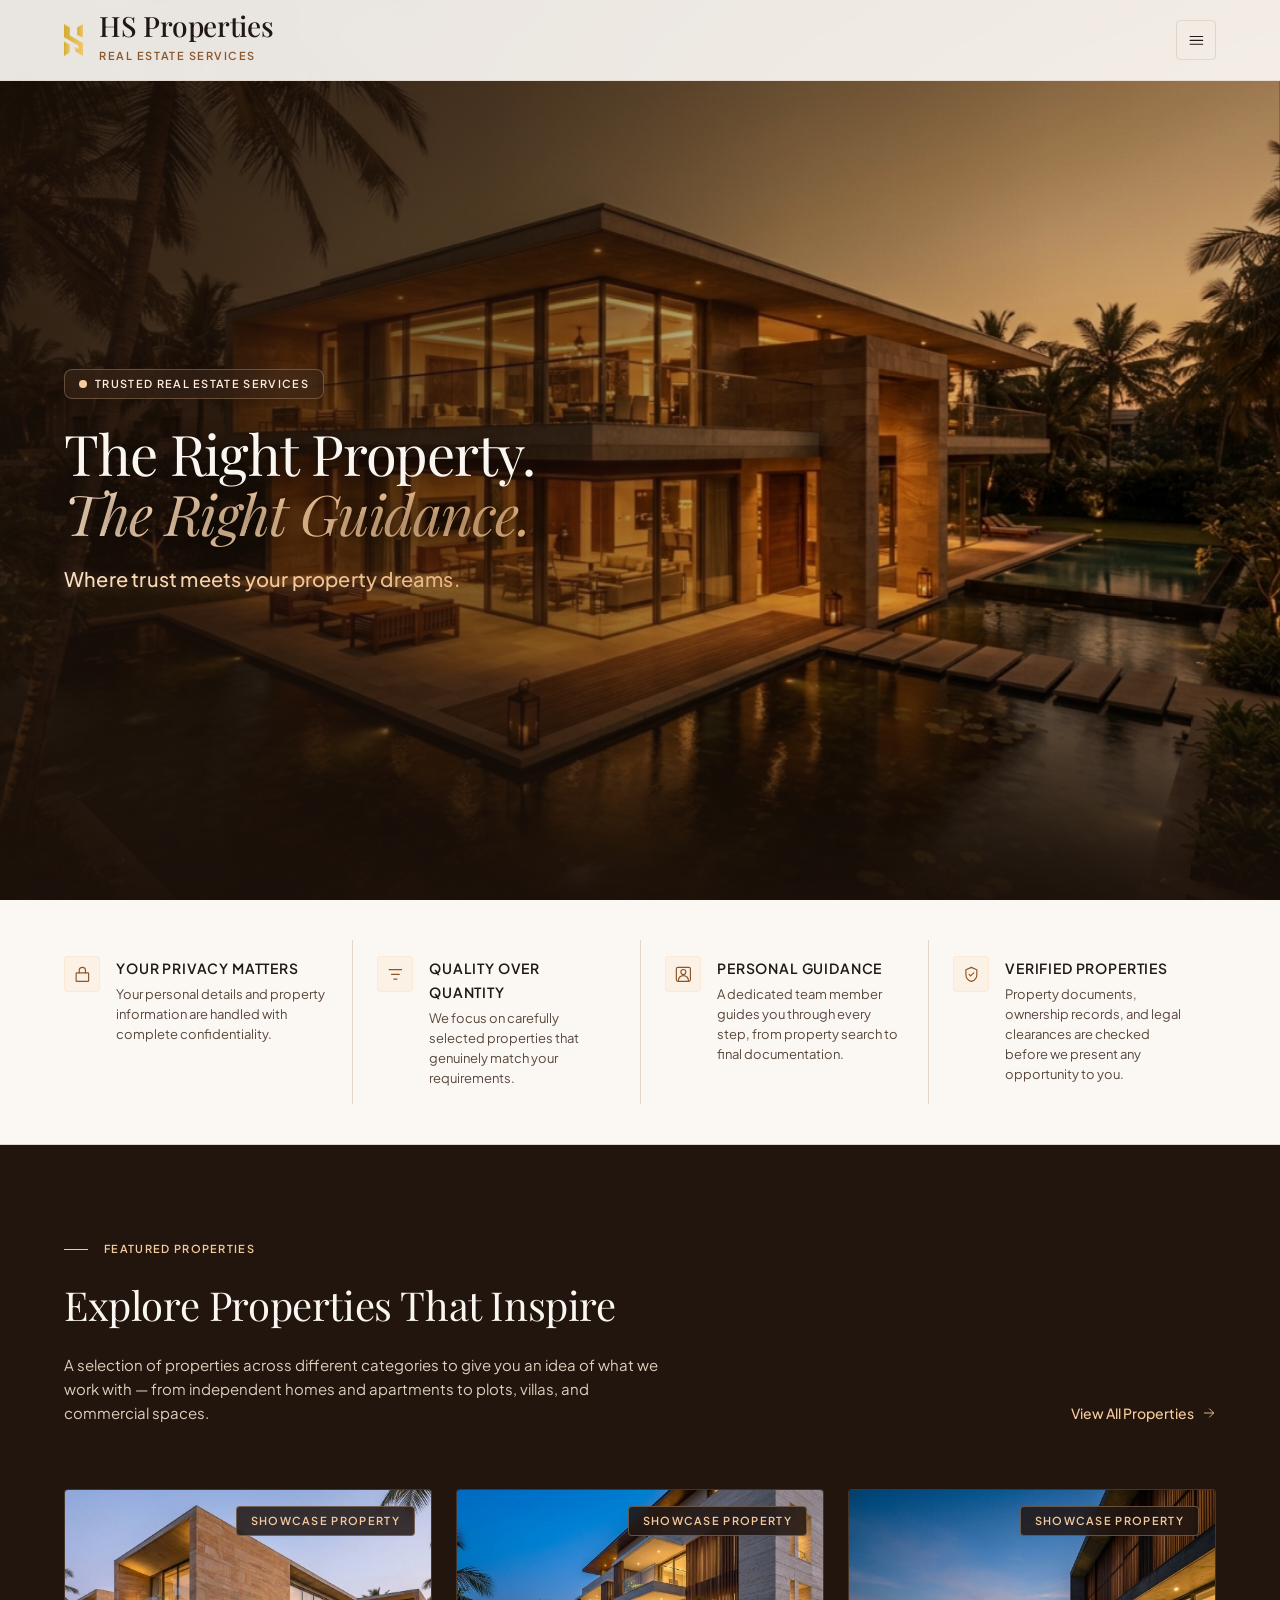
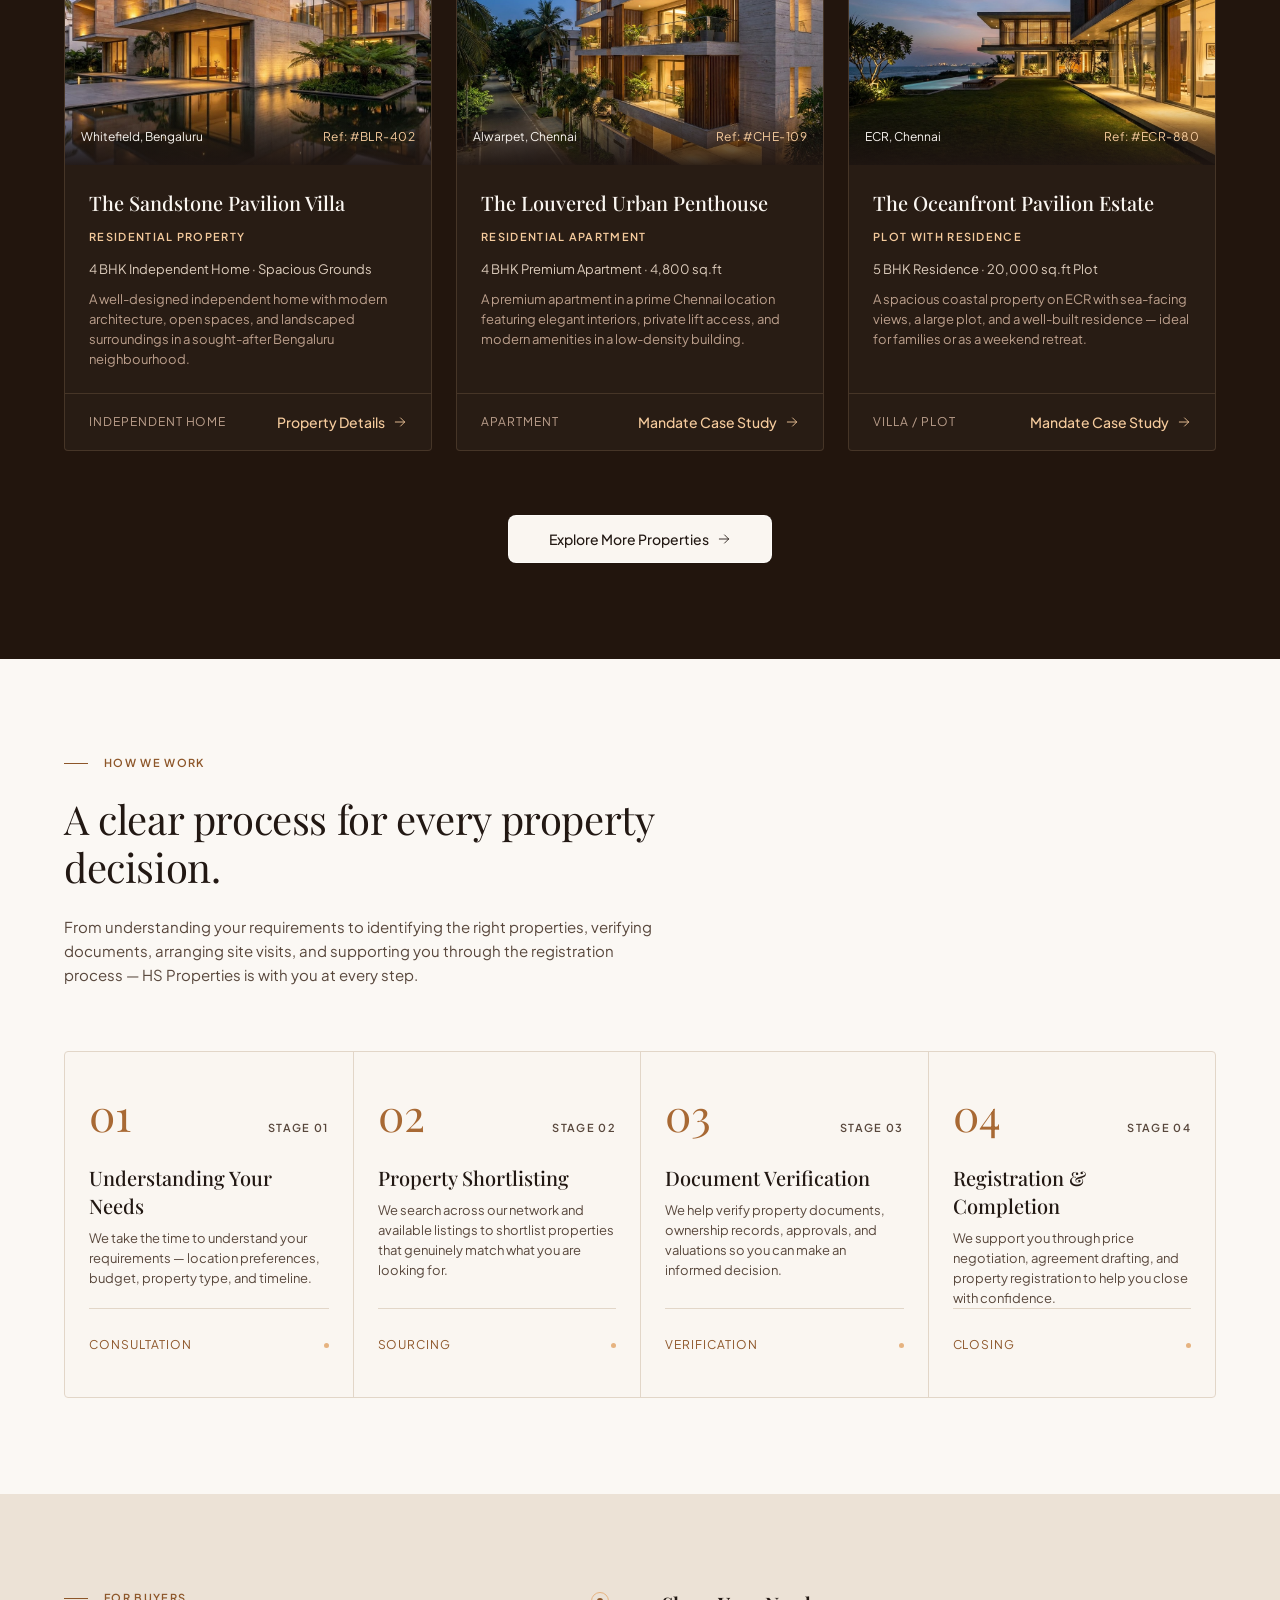
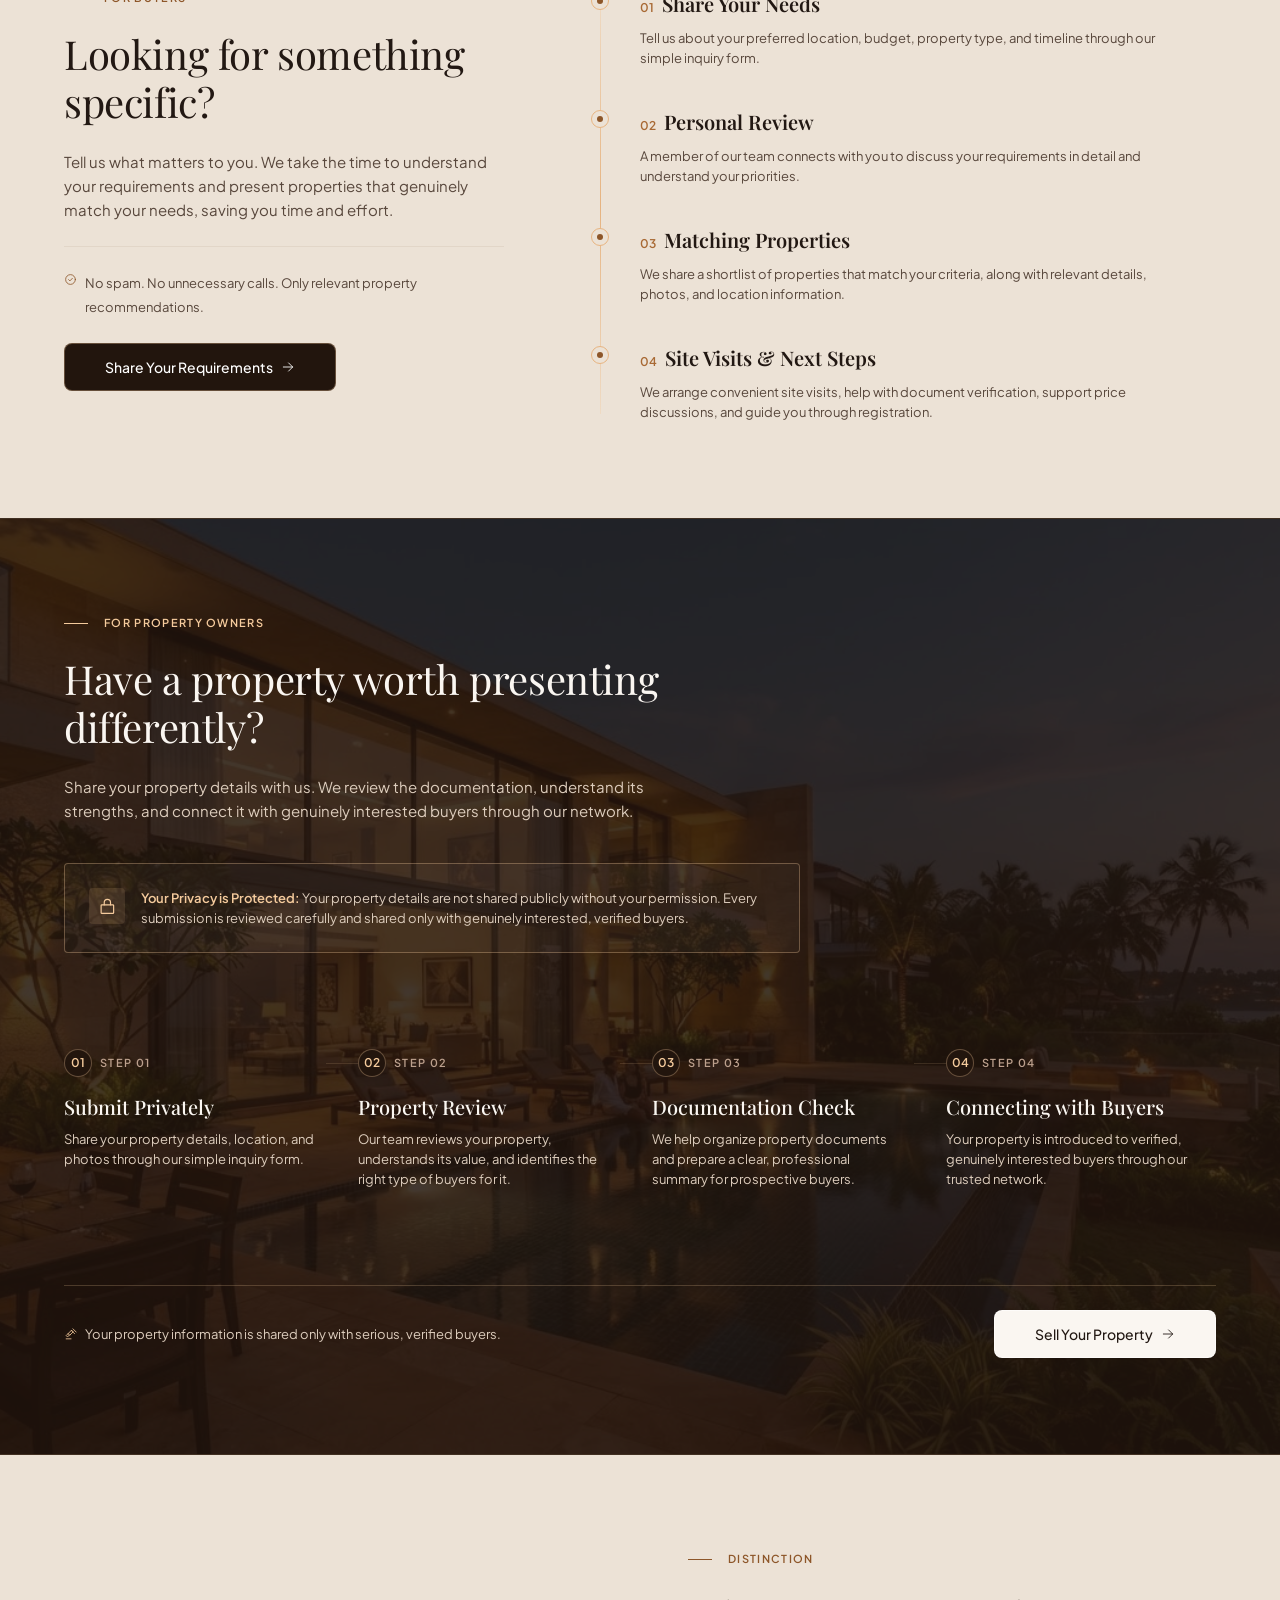
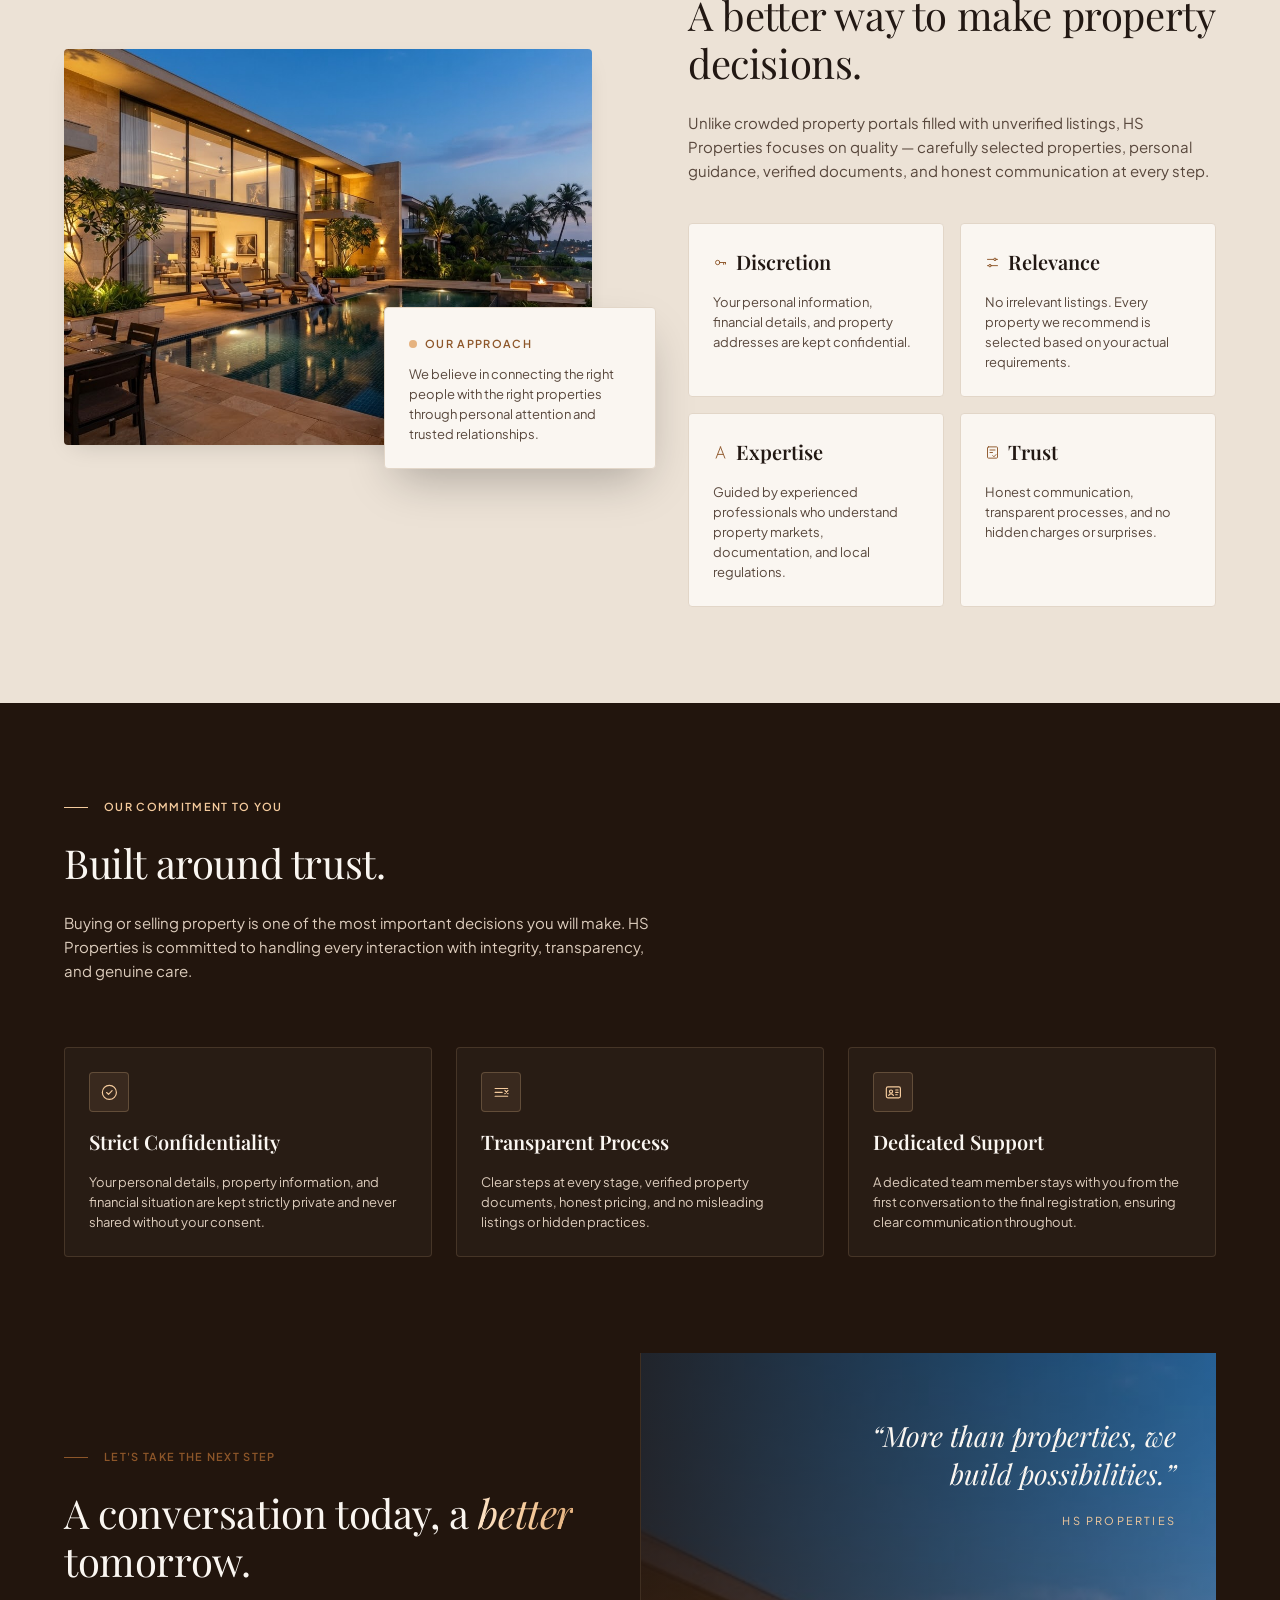
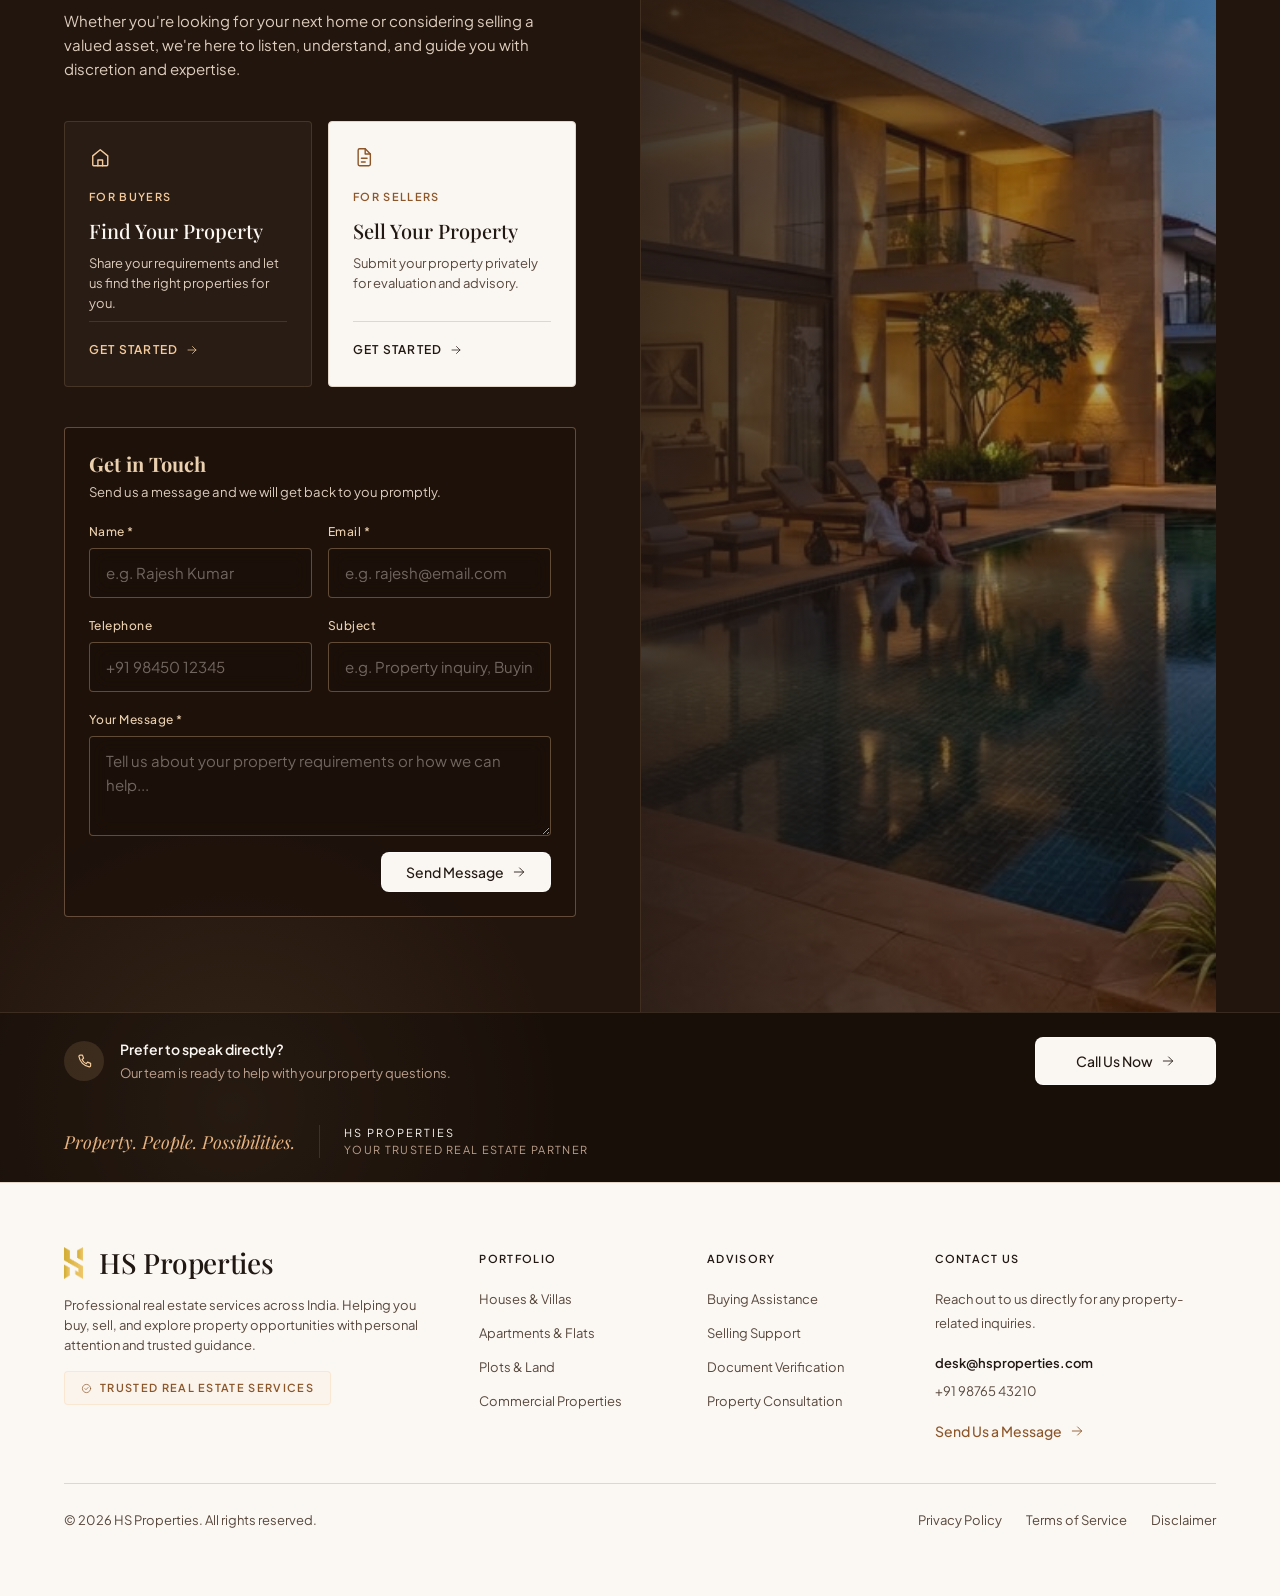
<file: index.html>
<!DOCTYPE html>
<html lang="en">
<head>
  <meta charset="utf-8">
  <meta name="viewport" content="width=device-width, initial-scale=1">
  <title>HS Properties — Your Trusted Real Estate Partner</title>
  <meta name="description" content="HS Properties helps you buy, sell, and explore real estate opportunities across India — from plots and homes to apartments, villas, and commercial spaces.">
  <meta name="theme-color" content="#201612">

  <link rel="icon" type="image/svg+xml" href="assets/images/logo.svg">

    <link rel="preconnect" href="https://fonts.googleapis.com">
  <link rel="preconnect" href="https://fonts.gstatic.com" crossorigin>
  <link
    href="https://fonts.googleapis.com/css2?family=Playfair+Display:ital,wght@0,400;0,500;0,600;1,400;1,500&family=Plus+Jakarta+Sans:wght@300;400;500;600;700&display=swap"
    rel="stylesheet">

    <link rel="stylesheet" href="css/variables.css?v=1793182034">
  <link rel="stylesheet" href="css/global.css?v=1791446132">
  <link rel="stylesheet" href="css/components.css?v=1793463686246">
  <link rel="stylesheet" href="css/pages.css?v=1793463473157">
  <link rel="stylesheet" href="css/responsive.css?v=1793459263797">

    <script>document.documentElement.classList.add('has-js');</script>
</head>
<body>
  <!-- ====================================================================
       SITE PRELOADER & OPENING ANIMATION
       ==================================================================== -->
  <div class="site-preloader" id="site-preloader" aria-hidden="false">
    <div class="preloader__inner">
      <div class="preloader__logo-wrap">
        <div class="preloader__glow" aria-hidden="true"></div>
        <img
          class="preloader__logo"
          src="assets/images/logo-icon.png"
          alt="HS Properties"
          width="76"
          height="126">
      </div>
      <h2 class="preloader__brand">HS Properties</h2>
      <p class="preloader__tagline">Real Estate Services</p>
      <div class="preloader__track" role="progressbar" aria-valuemin="0" aria-valuemax="100" aria-valuenow="100">
        <div class="preloader__bar"></div>
      </div>
    </div>
  </div>

  <script>
    (function () {
      var preloader = document.getElementById('site-preloader');
      if (!preloader) return;

      var minDuration = 1400; // minimum duration to display the logo animation
      var startTime = Date.now();

      function closePreloader() {
        if (!preloader || preloader.classList.contains('is-loaded')) return;
        var elapsed = Date.now() - startTime;
        var remaining = Math.max(0, minDuration - elapsed);

        setTimeout(function () {
          preloader.classList.add('is-loaded');
          preloader.setAttribute('aria-hidden', 'true');
          setTimeout(function () {
            preloader.classList.add('is-hidden');
          }, 900);
        }, remaining);
      }

      if (document.readyState === 'complete') {
        closePreloader();
      } else {
        window.addEventListener('load', closePreloader);
      }

      // Safety timeout: dismiss after 2.5s regardless
      setTimeout(closePreloader, 2500);
    })();
  </script>

  <a class="skip-link" href="#main">Skip to main content</a>

  <header class="site-header" id="site-header">
    <div class="container site-header__inner">

      <a class="brand" href="index.html">
        <img
          class="brand__mark"
          src="assets/images/logo.svg"
          alt=""
          width="36" height="60">
        <span class="brand__text">
          <span class="brand__name">HS Properties</span>
          <span class="brand__tagline">Real Estate Services</span>
        </span>
      </a>

      <nav class="nav" aria-label="Primary">
      <a
      class="nav__link"
      href="index.html"
      aria-current="page"    >Home</a>
      <a
      class="nav__link"
      href="#portfolio"
          >Properties</a>
      <a
      class="nav__link"
      href="#advisory"
          >Services</a>
      <a
      class="nav__link"
      href="#distinction"
          >About Us</a>
      <a
      class="nav__link"
      href="#contact"
          >Contact</a>
  </nav>

      <div class="header__actions">
        <button
          class="nav-toggle"
          type="button"
          id="nav-toggle"
          aria-expanded="false"
          aria-controls="nav-drawer"
          aria-label="Open navigation menu">
          <svg class="icon" aria-hidden="true" focusable="false"><use href="assets/icons/sprite.svg#i-menu"></use></svg>        </button>
      </div>

    </div>
  </header>

    <div class="nav-drawer" id="nav-drawer" hidden>
    <div class="container">
      <ul class="nav-drawer__list">
                  <li>
            <a
              class="nav-drawer__link"
              href="index.html"
              aria-current="page"            >Home</a>
          </li>
                  <li>
            <a
              class="nav-drawer__link"
              href="#portfolio"
                          >Properties</a>
          </li>
                  <li>
            <a
              class="nav-drawer__link"
              href="#advisory"
                          >Services</a>
          </li>
                  <li>
            <a
              class="nav-drawer__link"
              href="#distinction"
                          >About Us</a>
          </li>
                  <li>
            <a
              class="nav-drawer__link"
              href="#contact"
                          >Contact</a>
          </li>
              </ul>
    </div>
  </div>

<main class="site-main" id="main">

  
  
  <!-- ====================================================================
       1. HERO — cinematic architectural plate
       ==================================================================== -->
  <section class="hero" aria-labelledby="hero-title">
    <img
      class="hero__plate ken-burns"
      src="assets/images/hero-villa.jpg?v=1792561752"
      alt="A modern Indian luxury villa with warm sandstone warm sandstone architecture, large windows, and a reflecting pool, photographed at dusk."
      fetchpriority="high"
      decoding="async">

    <div class="hero__scrim hero__scrim--horizontal"></div>
    <div class="hero__scrim hero__scrim--vertical"></div>

    <div class="container hero__inner">
      <div class="hero__content">

        <p class="badge badge--glass hero-item" data-step="0">
          <span class="badge__dot"></span>
          Trusted Real Estate Services
        </p>

        <h1 class="t-display hero__title hero-item" id="hero-title" data-step="1">
          The Right Property.<br>
          <span class="t-italic t-champagne">The Right Guidance.</span>
        </h1>

        <p class="t-body-lg hero__lede hero-item" data-step="2">
          <span class="hero__highlight t-champagne">Where trust meets your property dreams.</span>
        </p>

      </div>
    </div>
  </section>

  <!-- ====================================================================
       2. TRUST PILLARS
       ==================================================================== -->
  <section class="pillars" aria-label="Why clients work with us">
    <div class="container">
      <div class="pillars__grid">
                  <div class="pillar reveal" data-delay="0">
            <span class="pillar__icon"><svg class="icon" aria-hidden="true" focusable="false"><use href="assets/icons/sprite.svg#i-lock"></use></svg></span>
            <div>
              <h2 class="pillar__title">Your Privacy Matters</h2>
              <p class="pillar__text">Your personal details and property information are handled with complete confidentiality.</p>
            </div>
          </div>
                  <div class="pillar reveal" data-delay="1">
            <span class="pillar__icon"><svg class="icon" aria-hidden="true" focusable="false"><use href="assets/icons/sprite.svg#i-filter"></use></svg></span>
            <div>
              <h2 class="pillar__title">Quality Over Quantity</h2>
              <p class="pillar__text">We focus on carefully selected properties that genuinely match your requirements.</p>
            </div>
          </div>
                  <div class="pillar reveal" data-delay="2">
            <span class="pillar__icon"><svg class="icon" aria-hidden="true" focusable="false"><use href="assets/icons/sprite.svg#i-advisor"></use></svg></span>
            <div>
              <h2 class="pillar__title">Personal Guidance</h2>
              <p class="pillar__text">A dedicated team member guides you through every step, from property search to final documentation.</p>
            </div>
          </div>
                  <div class="pillar reveal" data-delay="3">
            <span class="pillar__icon"><svg class="icon" aria-hidden="true" focusable="false"><use href="assets/icons/sprite.svg#i-shield-check"></use></svg></span>
            <div>
              <h2 class="pillar__title">Verified Properties</h2>
              <p class="pillar__text">Property documents, ownership records, and legal clearances are checked before we present any opportunity to you.</p>
            </div>
          </div>
              </div>
    </div>
  </section>

  <!-- ====================================================================
       3. PORTFOLIO — completed mandates
       ==================================================================== -->
  <section class="section section--dark" id="portfolio" aria-labelledby="portfolio-title">
    <div class="container">

      <div class="portfolio__head reveal">
        <div class="section-head">
          <p class="t-eyebrow section-head__eyebrow">Featured Properties</p>
          <h2 class="t-headline-lg section-head__title" id="portfolio-title">
            Explore Properties That Inspire
          </h2>
          <p class="t-body-md section-head__lede">
            A selection of properties across different categories to give you an idea
            of what we work with — from independent homes and apartments to plots,
            villas, and commercial spaces.
          </p>
        </div>

        <a class="link-action" href="#">
          View All Properties
          <svg class="icon icon--arrow icon--sm" aria-hidden="true" focusable="false"><use href="assets/icons/sprite.svg#i-arrow-right"></use></svg>        </a>
      </div>

      <div class="portfolio__grid">
                  <article class="property reveal" data-delay="0">

            <figure class="property__figure">
              <img
                class="property__image"
                src="assets/images/property-sandstone-pavilion.jpg"
                alt="Modern Residence — Whitefield in Whitefield, Bengaluru — a modern residence lit at dusk beside landscaped water features."
                loading="lazy"
                decoding="async">

              <span class="badge badge--status property__status">
                Showcase Property              </span>

              <figcaption class="property__meta">
                <span>Whitefield, Bengaluru</span>
                <span class="property__ref">Ref: #BLR-402</span>
              </figcaption>
            </figure>

            <div class="property__body">
              <h3 class="property__title">The Sandstone Pavilion Villa</h3>
              <p class="property__mandate">Residential Property</p>
              <p class="property__spec">4 BHK Independent Home · Spacious Grounds</p>
              <p class="property__summary">A well-designed independent home with modern architecture, open spaces, and landscaped surroundings in a sought-after Bengaluru neighbourhood.</p>
            </div>

            <div class="property__footer">
              <span class="property__type">Independent Home</span>
              <a class="link-action" href="#">
                <span class="visually-hidden">The Sandstone Pavilion Villa — </span>
                Property Details
                <svg class="icon icon--arrow icon--sm" aria-hidden="true" focusable="false"><use href="assets/icons/sprite.svg#i-arrow-right"></use></svg>              </a>
            </div>

          </article>
                  <article class="property reveal" data-delay="1">

            <figure class="property__figure">
              <img
                class="property__image"
                src="assets/images/property-louvered-penthouse.jpg"
                alt="Premium Apartment — Alwarpet in Alwarpet, Chennai — a limestone facade with teak louvers and deep balconies at twilight."
                loading="lazy"
                decoding="async">

              <span class="badge badge--status property__status">
                Showcase Property              </span>

              <figcaption class="property__meta">
                <span>Alwarpet, Chennai</span>
                <span class="property__ref">Ref: #CHE-109</span>
              </figcaption>
            </figure>

            <div class="property__body">
              <h3 class="property__title">The Louvered Urban Penthouse</h3>
              <p class="property__mandate">Residential Apartment</p>
              <p class="property__spec">4 BHK Premium Apartment · 4,800 sq.ft</p>
              <p class="property__summary">A premium apartment in a prime Chennai location featuring elegant interiors, private lift access, and modern amenities in a low-density building.</p>
            </div>

            <div class="property__footer">
              <span class="property__type">Apartment</span>
              <a class="link-action" href="#">
                <span class="visually-hidden">The Louvered Urban Penthouse — </span>
                Mandate Case Study
                <svg class="icon icon--arrow icon--sm" aria-hidden="true" focusable="false"><use href="assets/icons/sprite.svg#i-arrow-right"></use></svg>              </a>
            </div>

          </article>
                  <article class="property reveal" data-delay="2">

            <figure class="property__figure">
              <img
                class="property__image"
                src="assets/images/property-oceanfront-estate.jpg"
                alt="Coastal Property — ECR, Chennai on ECR, Chennai — a single-storey glass pavilion on a lawn overlooking the sea at dusk."
                loading="lazy"
                decoding="async">

              <span class="badge badge--status property__status">
                Showcase Property              </span>

              <figcaption class="property__meta">
                <span>ECR, Chennai</span>
                <span class="property__ref">Ref: #ECR-880</span>
              </figcaption>
            </figure>

            <div class="property__body">
              <h3 class="property__title">The Oceanfront Pavilion Estate</h3>
              <p class="property__mandate">Plot with Residence</p>
              <p class="property__spec">5 BHK Residence · 20,000 sq.ft Plot</p>
              <p class="property__summary">A spacious coastal property on ECR with sea-facing views, a large plot, and a well-built residence — ideal for families or as a weekend retreat.</p>
            </div>

            <div class="property__footer">
              <span class="property__type">Villa / Plot</span>
              <a class="link-action" href="#">
                <span class="visually-hidden">The Oceanfront Pavilion Estate — </span>
                Mandate Case Study
                <svg class="icon icon--arrow icon--sm" aria-hidden="true" focusable="false"><use href="assets/icons/sprite.svg#i-arrow-right"></use></svg>              </a>
            </div>

          </article>
              </div>

      <div class="portfolio__footer reveal">
        <a class="btn btn--light btn--lg shimmer" href="#">
          Explore More Properties
          <svg class="icon icon--arrow icon--sm" aria-hidden="true" focusable="false"><use href="assets/icons/sprite.svg#i-arrow-right"></use></svg>        </a>
      </div>

    </div>
  </section>

  <!-- ====================================================================
       4. ADVISORY MANDATE — continuous four-stage band
       ==================================================================== -->
  <section class="section section--ivory" id="advisory" aria-labelledby="advisory-title">
    <div class="container">

      <div class="section-head reveal">
        <p class="t-eyebrow section-head__eyebrow">How We Work</p>
        <h2 class="t-headline-lg section-head__title" id="advisory-title">
          A clear process for every property decision.
        </h2>
        <p class="t-body-md section-head__lede">
          From understanding your requirements to identifying the right properties,
          verifying documents, arranging site visits, and supporting you through
          the registration process — HS Properties is with you at every step.
        </p>
      </div>

      <ol class="mandate__band reveal">
                  <li class="stage">
            <div class="stage__head">
              <span class="stage__number" aria-hidden="true">01</span>
              <span class="stage__label">Stage 01</span>
            </div>
            <h3 class="stage__title">Understanding Your Needs</h3>
            <p class="stage__text">We take the time to understand your requirements — location preferences, budget, property type, and timeline.</p>
            <p class="stage__footer">
              Consultation              <span class="stage__dot" aria-hidden="true"></span>
            </p>
          </li>
                  <li class="stage">
            <div class="stage__head">
              <span class="stage__number" aria-hidden="true">02</span>
              <span class="stage__label">Stage 02</span>
            </div>
            <h3 class="stage__title">Property Shortlisting</h3>
            <p class="stage__text">We search across our network and available listings to shortlist properties that genuinely match what you are looking for.</p>
            <p class="stage__footer">
              Sourcing              <span class="stage__dot" aria-hidden="true"></span>
            </p>
          </li>
                  <li class="stage">
            <div class="stage__head">
              <span class="stage__number" aria-hidden="true">03</span>
              <span class="stage__label">Stage 03</span>
            </div>
            <h3 class="stage__title">Document Verification</h3>
            <p class="stage__text">We help verify property documents, ownership records, approvals, and valuations so you can make an informed decision.</p>
            <p class="stage__footer">
              Verification              <span class="stage__dot" aria-hidden="true"></span>
            </p>
          </li>
                  <li class="stage">
            <div class="stage__head">
              <span class="stage__number" aria-hidden="true">04</span>
              <span class="stage__label">Stage 04</span>
            </div>
            <h3 class="stage__title">Registration &amp; Completion</h3>
            <p class="stage__text">We support you through price negotiation, agreement drafting, and property registration to help you close with confidence.</p>
            <p class="stage__footer">
              Closing              <span class="stage__dot" aria-hidden="true"></span>
            </p>
          </li>
              </ol>

    </div>
  </section>

  <!-- ====================================================================
       5. BUYER JOURNEY — asymmetric split with a vertical journey line
       ==================================================================== -->
  <section class="section buyer" id="buyer" aria-labelledby="buyer-title">
    <div class="container">
      <div class="buyer__grid">

        <div class="reveal">
          <div class="section-head">
            <p class="t-eyebrow section-head__eyebrow">For Buyers</p>
            <h2 class="t-headline-lg section-head__title" id="buyer-title">
              Looking for something specific?
            </h2>
            <p class="t-body-md section-head__lede">
              Tell us what matters to you. We take the time to understand your
              requirements and present properties that genuinely match your needs,
              saving you time and effort.
            </p>
          </div>

          <p class="buyer__note">
            <svg class="icon icon--sm" aria-hidden="true" focusable="false"><use href="assets/icons/sprite.svg#i-verified"></use></svg>            No spam. No unnecessary calls. Only relevant property recommendations.
          </p>

          <div class="buyer__cta">
            <button type="button" class="btn btn--primary btn--lg shimmer btn-open-buyer-modal">
              Share Your Requirements
              <svg class="icon icon--arrow icon--sm" aria-hidden="true" focusable="false"><use href="assets/icons/sprite.svg#i-arrow-right"></use></svg>            </button>
          </div>
        </div>

        <ol class="journey">
                      <li class="journey__step reveal" data-delay="0">
              <span class="journey__marker" aria-hidden="true"></span>
              <div class="journey__head">
                <span class="journey__index">01</span>
                <h3 class="journey__title">Share Your Needs</h3>
              </div>
              <p class="journey__text">Tell us about your preferred location, budget, property type, and timeline through our simple inquiry form.</p>
            </li>
                      <li class="journey__step reveal" data-delay="1">
              <span class="journey__marker" aria-hidden="true"></span>
              <div class="journey__head">
                <span class="journey__index">02</span>
                <h3 class="journey__title">Personal Review</h3>
              </div>
              <p class="journey__text">A member of our team connects with you to discuss your requirements in detail and understand your priorities.</p>
            </li>
                      <li class="journey__step reveal" data-delay="2">
              <span class="journey__marker" aria-hidden="true"></span>
              <div class="journey__head">
                <span class="journey__index">03</span>
                <h3 class="journey__title">Matching Properties</h3>
              </div>
              <p class="journey__text">We share a shortlist of properties that match your criteria, along with relevant details, photos, and location information.</p>
            </li>
                      <li class="journey__step reveal" data-delay="3">
              <span class="journey__marker" aria-hidden="true"></span>
              <div class="journey__head">
                <span class="journey__index">04</span>
                <h3 class="journey__title">Site Visits &amp; Next Steps</h3>
              </div>
              <p class="journey__text">We arrange convenient site visits, help with document verification, support price discussions, and guide you through registration.</p>
            </li>
                  </ol>

      </div>
    </div>
  </section>

  <!-- ====================================================================
       6. SELLER JOURNEY — dark band with a horizontal timeline
       ==================================================================== -->
  <section class="section section--dark seller" id="seller" aria-labelledby="seller-title">
    <img
      class="seller__plate"
      src="assets/images/villa-terrace.jpg"
      alt=""
      aria-hidden="true"
      loading="lazy"
      decoding="async">

    <div class="container seller__inner">

      <div class="section-head reveal">
        <p class="t-eyebrow section-head__eyebrow">For Property Owners</p>
        <h2 class="t-headline-lg section-head__title" id="seller-title">
          Have a property worth presenting differently?
        </h2>
        <p class="t-body-md section-head__lede">
          Share your property details with us. We review the documentation,
          understand its strengths, and connect it with genuinely interested
          buyers through our network.
        </p>
      </div>

      <div class="confidentiality reveal">
        <span class="confidentiality__icon"><svg class="icon" aria-hidden="true" focusable="false"><use href="assets/icons/sprite.svg#i-lock"></use></svg></span>
        <p class="confidentiality__text">
          <strong>Your Privacy is Protected:</strong>
          Your property details are not shared publicly without your permission.
          Every submission is reviewed carefully and shared only with genuinely
          interested, verified buyers.
        </p>
      </div>

      <ol class="timeline">
                  <li class="timeline__step reveal" data-delay="0">
            <div class="timeline__head">
              <span class="timeline__marker" aria-hidden="true">01</span>
              <span class="timeline__label">Step 01</span>
            </div>
            <h3 class="timeline__title">Submit Privately</h3>
            <p class="timeline__text">Share your property details, location, and photos through our simple inquiry form.</p>
          </li>
                  <li class="timeline__step reveal" data-delay="1">
            <div class="timeline__head">
              <span class="timeline__marker" aria-hidden="true">02</span>
              <span class="timeline__label">Step 02</span>
            </div>
            <h3 class="timeline__title">Property Review</h3>
            <p class="timeline__text">Our team reviews your property, understands its value, and identifies the right type of buyers for it.</p>
          </li>
                  <li class="timeline__step reveal" data-delay="2">
            <div class="timeline__head">
              <span class="timeline__marker" aria-hidden="true">03</span>
              <span class="timeline__label">Step 03</span>
            </div>
            <h3 class="timeline__title">Documentation Check</h3>
            <p class="timeline__text">We help organize property documents and prepare a clear, professional summary for prospective buyers.</p>
          </li>
                  <li class="timeline__step reveal" data-delay="3">
            <div class="timeline__head">
              <span class="timeline__marker" aria-hidden="true">04</span>
              <span class="timeline__label">Step 04</span>
            </div>
            <h3 class="timeline__title">Connecting with Buyers</h3>
            <p class="timeline__text">Your property is introduced to verified, genuinely interested buyers through our trusted network.</p>
          </li>
              </ol>

      <div class="seller__trigger reveal">
        <p class="seller__assurance">
          <svg class="icon icon--sm" aria-hidden="true" focusable="false"><use href="assets/icons/sprite.svg#i-gavel"></use></svg>          Your property information is shared only with serious, verified buyers.
        </p>
        <a class="btn btn--light btn--lg shimmer btn-open-seller-modal" href="pages/seller-intake-step-1.html">
          Sell Your Property
          <svg class="icon icon--arrow icon--sm" aria-hidden="true" focusable="false"><use href="assets/icons/sprite.svg#i-arrow-right"></use></svg>        </a>
      </div>

    </div>
  </section>

  <!-- ====================================================================
       7. DISTINCTION — editorial split with an overlapping float card
       ==================================================================== -->
  <section class="section section--stone" id="distinction" aria-labelledby="distinction-title">
    <div class="container">
      <div class="distinction__grid">

        <div class="distinction__visual reveal">
          <img
            class="distinction__image"
            src="assets/images/villa-terrace.jpg"
            alt="A warm stone poolside terrace of a private Indian villa at dusk, with minimalist landscaping and large glass panes lit from within."
            loading="lazy"
            decoding="async">

          <div class="float-card">
            <p class="float-card__label">
              <span class="float-card__dot" aria-hidden="true"></span>
              Our Approach
            </p>
            <p class="float-card__text">
              We believe in connecting the right people with the right properties
              through personal attention and trusted relationships.
            </p>
          </div>
        </div>

        <div class="reveal">
          <div class="section-head">
            <p class="t-eyebrow section-head__eyebrow">Distinction</p>
            <h2 class="t-headline-lg section-head__title" id="distinction-title">
              A better way to make property decisions.
            </h2>
            <p class="t-body-md section-head__lede">
              Unlike crowded property portals filled with unverified listings,
              HS Properties focuses on quality — carefully selected properties,
              personal guidance, verified documents, and honest communication
              at every step.
            </p>
          </div>

          <div class="distinction__features">
                          <div class="card feature feature--inline card--lift">
                <div class="feature__head">
                  <svg class="icon icon--sm" aria-hidden="true" focusable="false"><use href="assets/icons/sprite.svg#i-key"></use></svg>                  <h3 class="feature__title">Discretion</h3>
                </div>
                <p class="feature__text">Your personal information, financial details, and property addresses are kept confidential.</p>
              </div>
                          <div class="card feature feature--inline card--lift">
                <div class="feature__head">
                  <svg class="icon icon--sm" aria-hidden="true" focusable="false"><use href="assets/icons/sprite.svg#i-tune"></use></svg>                  <h3 class="feature__title">Relevance</h3>
                </div>
                <p class="feature__text">No irrelevant listings. Every property we recommend is selected based on your actual requirements.</p>
              </div>
                          <div class="card feature feature--inline card--lift">
                <div class="feature__head">
                  <svg class="icon icon--sm" aria-hidden="true" focusable="false"><use href="assets/icons/sprite.svg#i-architecture"></use></svg>                  <h3 class="feature__title">Expertise</h3>
                </div>
                <p class="feature__text">Guided by experienced professionals who understand property markets, documentation, and local regulations.</p>
              </div>
                          <div class="card feature feature--inline card--lift">
                <div class="feature__head">
                  <svg class="icon icon--sm" aria-hidden="true" focusable="false"><use href="assets/icons/sprite.svg#i-fact-check"></use></svg>                  <h3 class="feature__title">Trust</h3>
                </div>
                <p class="feature__text">Honest communication, transparent processes, and no hidden charges or surprises.</p>
              </div>
                      </div>
        </div>

      </div>
    </div>
  </section>

  <!-- ====================================================================
       8. INSTITUTIONAL GOVERNANCE
       ==================================================================== -->
  <section class="section section--dark" id="governance" aria-labelledby="governance-title">
    <div class="container">

      <div class="section-head reveal">
        <p class="t-eyebrow section-head__eyebrow">Our Commitment to You</p>
        <h2 class="t-headline-lg section-head__title" id="governance-title">
          Built around trust.
        </h2>
        <p class="t-body-md section-head__lede">
          Buying or selling property is one of the most important decisions
          you will make. HS Properties is committed to handling every
          interaction with integrity, transparency, and genuine care.
        </p>
      </div>

      <div class="governance__grid">
                  <div class="card card--dark card--lift feature reveal" data-delay="0">
            <span class="feature__icon"><svg class="icon" aria-hidden="true" focusable="false"><use href="assets/icons/sprite.svg#i-verified"></use></svg></span>
            <h3 class="feature__title">Strict Confidentiality</h3>
            <p class="feature__text">Your personal details, property information, and financial situation are kept strictly private and never shared without your consent.</p>
          </div>
                  <div class="card card--dark card--lift feature reveal" data-delay="1">
            <span class="feature__icon"><svg class="icon" aria-hidden="true" focusable="false"><use href="assets/icons/sprite.svg#i-rule"></use></svg></span>
            <h3 class="feature__title">Transparent Process</h3>
            <p class="feature__text">Clear steps at every stage, verified property documents, honest pricing, and no misleading listings or hidden practices.</p>
          </div>
                  <div class="card card--dark card--lift feature reveal" data-delay="2">
            <span class="feature__icon"><svg class="icon" aria-hidden="true" focusable="false"><use href="assets/icons/sprite.svg#i-contact-phone"></use></svg></span>
            <h3 class="feature__title">Dedicated Support</h3>
            <p class="feature__text">A dedicated team member stays with you from the first conversation to the final registration, ensuring clear communication throughout.</p>
          </div>
              </div>

    </div>
  </section>

  <!-- ====================================================================
       9. CLOSING — editorial split, then the direct advisory bar
       ==================================================================== -->
  <section class="closing" id="contact" aria-labelledby="closing-title">
    <span class="closing__glow" aria-hidden="true"></span>

    <div class="container">
      <div class="closing__grid">

        <div class="closing__copy reveal">
          <div class="section-head">
            <p class="t-eyebrow section-head__eyebrow">Let's Take the Next Step</p>
            <h2 class="t-headline-lg section-head__title" id="closing-title">
              A conversation today, a
              <span class="t-italic t-champagne">better</span> tomorrow.
            </h2>
          </div>

          <p class="t-body-md closing__lede">
            Whether you're looking for your next home or considering selling a
            valued asset, we're here to listen, understand, and guide you with
            discretion and expertise.
          </p>

          <div class="closing__cards">

            <a class="choice btn-open-buyer-modal" href="#buyer">
              <svg class="icon choice__icon icon--lg" aria-hidden="true" focusable="false"><use href="assets/icons/sprite.svg#i-home"></use></svg>              <span class="choice__eyebrow">For Buyers</span>
              <span class="choice__title">Find Your Property</span>
              <span class="choice__text">
                Share your requirements and let us find the right properties for you.
              </span>
              <span class="choice__action">
                Get Started
                <svg class="icon icon--arrow icon--sm" aria-hidden="true" focusable="false"><use href="assets/icons/sprite.svg#i-arrow-right"></use></svg>              </span>
            </a>

            <a class="choice choice--solid btn-open-seller-modal" href="pages/seller-intake-step-1.html">
              <svg class="icon choice__icon icon--lg" aria-hidden="true" focusable="false"><use href="assets/icons/sprite.svg#i-document"></use></svg>              <span class="choice__eyebrow">For Sellers</span>
              <span class="choice__title">Sell Your Property</span>
              <span class="choice__text">
                Submit your property privately for evaluation and advisory.
              </span>
              <span class="choice__action">
                Get Started
                <svg class="icon icon--arrow icon--sm" aria-hidden="true" focusable="false"><use href="assets/icons/sprite.svg#i-arrow-right"></use></svg>              </span>
            </a>

          </div>

          <!-- Direct Advisory Contact Form -->
          <div class="closing__form reveal" style="margin-top: var(--s-xl); padding: var(--s-lg); border: 1px solid var(--c-champagne-a30); border-radius: var(--r-md); background: rgba(28, 17, 10, 0.7); backdrop-filter: blur(12px);">
            <div style="margin-bottom: var(--s-md);">
              <h3 style="font-family: var(--font-display); font-size: 1.25rem; color: var(--c-champagne-300); margin-top: 0; margin-bottom: 4px;">Get in Touch</h3>
              <p style="font-size: 0.82rem; color: var(--c-surface-highest); margin: 0;">Send us a message and we will get back to you promptly.</p>
            </div>

            <div class="form-feedback" id="contact-feedback"></div>

            <form id="form-contact-desk" method="post" action="api/contact.html">
              <input type="hidden" name="_csrf_token" value="606167e9b6cacb6f4a98e04c9447839ba8cc70bf72a5eae1c5671f8ecd362cf4">              <div class="form-row">
                <div class="form-group">
                  <label class="form-label" for="cf-name">Name *</label>
                  <input type="text" id="cf-name" name="full_name" class="form-control" placeholder="e.g. Rajesh Kumar" required>
                </div>
                <div class="form-group">
                  <label class="form-label" for="cf-email">Email *</label>
                  <input type="email" id="cf-email" name="email" class="form-control" placeholder="e.g. rajesh@email.com" required>
                </div>
              </div>
              <div class="form-row">
                <div class="form-group">
                  <label class="form-label" for="cf-phone">Telephone</label>
                  <input type="tel" id="cf-phone" name="phone" class="form-control" placeholder="+91 98450 12345">
                </div>
                <div class="form-group">
                  <label class="form-label" for="cf-subject">Subject</label>
                  <input type="text" id="cf-subject" name="subject" class="form-control" placeholder="e.g. Property inquiry, Buying guidance">
                </div>
              </div>
              <div class="form-group">
                <label class="form-label" for="cf-msg">Your Message *</label>
                <textarea id="cf-msg" name="message" class="form-control" rows="3" placeholder="Tell us about your property requirements or how we can help..." required></textarea>
              </div>
              <div style="display: flex; justify-content: flex-end; margin-top: var(--s-sm);">
                <button type="submit" class="btn btn--light btn--md shimmer" id="btn-submit-contact">
                  Send Message
                  <svg class="icon icon--arrow icon--sm" aria-hidden="true" focusable="false"><use href="assets/icons/sprite.svg#i-arrow-right"></use></svg>                </button>
              </div>
            </form>
          </div>
        </div>

        <div class="closing__frame">
          <img
            class="closing__frame-image"
            src="assets/images/villa-terrace.jpg"
            alt=""
            aria-hidden="true"
            loading="lazy"
            decoding="async">
          <span class="closing__frame-scrim" aria-hidden="true"></span>

          <blockquote class="pull-quote reveal">
            <p class="pull-quote__text">
              &ldquo;More than properties, we build possibilities.&rdquo;
            </p>
            <footer class="pull-quote__attrib">HS Properties</footer>
          </blockquote>
        </div>

      </div>
    </div>

    <!-- Direct advisory bar -->
    <div class="advisory-bar">
      <div class="container advisory-bar__inner">

        <div class="advisory-bar__contact">
          <span class="advisory-bar__icon"><svg class="icon" aria-hidden="true" focusable="false"><use href="assets/icons/sprite.svg#i-call"></use></svg></span>
          <div>
            <p class="advisory-bar__title">Prefer to speak directly?</p>
            <p class="advisory-bar__note">
              Our team is ready to help with your property questions.
            </p>
          </div>
        </div>

        <a class="btn btn--light btn--lg shimmer" href="tel:+919876543210">
          Call Us Now
          <svg class="icon icon--arrow icon--sm" aria-hidden="true" focusable="false"><use href="assets/icons/sprite.svg#i-arrow-right"></use></svg>        </a>

        <div class="advisory-bar__brand">
          <p class="advisory-bar__motto">Property. People. Possibilities.</p>
          <p class="advisory-bar__wordmark">
            HS Properties
            <span>Your Trusted Real Estate Partner</span>
          </p>
        </div>

      </div>
    </div>
  </section>

  <!-- ====================================================================
       BUYER INQUIRY MODAL (WEB3FORMS)
       ==================================================================== -->
  <div class="modal-overlay" id="modal-buyer-mandate" role="dialog" aria-modal="true" aria-labelledby="modal-buyer-title">
    <div class="modal-panel">
      <button type="button" class="modal-close" id="btn-close-buyer-modal" aria-label="Close modal">&times;</button>
      <p class="t-eyebrow" style="color: var(--c-secondary); margin-bottom: 4px;">Buyer Inquiry</p>
      <h2 id="modal-buyer-title" style="font-family: var(--font-display); font-size: 1.6rem; color: #faf6f1; margin-top: 0; margin-bottom: 12px;">Find Your Property</h2>
      <p style="font-size: 0.85rem; color: var(--c-surface-highest); margin-bottom: var(--s-lg); line-height: 1.5;">
        Share your details below. Our team will review your requirements and get back to you with relevant property recommendations.
      </p>

      <div class="form-feedback" id="buyer-feedback" style="display: none;"></div>

      <form id="form-buyer-mandate" method="post" action="https://api.web3forms.com/submit">
        <input type="hidden" name="access_key" value="00000000-0000-0000-0000-000000000000">
        <input type="hidden" name="subject" value="New Buyer Inquiry — HS Properties">
        <input type="hidden" name="from_name" value="HS Properties Website">
        <input type="hidden" name="inquiry_type" value="Buyer Acquisition Inquiry">
        <input type="checkbox" name="botcheck" class="hidden" style="display: none;">

        <div class="form-group" style="margin-bottom: var(--s-md);">
          <label class="form-label" for="bm-name">Full Name *</label>
          <input type="text" id="bm-name" name="name" class="form-control" placeholder="e.g. Rajesh Kumar" required>
        </div>

        <div class="form-group" style="margin-bottom: var(--s-md);">
          <label class="form-label" for="bm-phone">Phone Number *</label>
          <input type="tel" id="bm-phone" name="phone" class="form-control" placeholder="e.g. +91 98765 43210" required>
        </div>

        <div class="form-group" style="margin-bottom: var(--s-md);">
          <label class="form-label" for="bm-email">Email Address <span style="font-size: 0.8em; opacity: 0.7; font-weight: normal;">(Optional)</span></label>
          <input type="email" id="bm-email" name="email" class="form-control" placeholder="e.g. rohan@example.com">
        </div>

        <div style="margin-top: var(--s-lg); display: flex; align-items: center; justify-content: space-between; gap: var(--s-md); flex-wrap: wrap;">
          <span style="font-size: 0.75rem; color: rgba(254, 207, 147, 0.7); display: flex; align-items: center; gap: 6px;">
            <svg class="icon icon--sm" aria-hidden="true" focusable="false"><use href="assets/icons/sprite.svg#i-lock"></use></svg>            Your information is kept private and secure.
          </span>
          <button type="submit" class="btn btn--light btn--lg shimmer" id="btn-submit-bm">
            Submit Inquiry
            <svg class="icon icon--arrow icon--sm" aria-hidden="true" focusable="false"><use href="assets/icons/sprite.svg#i-arrow-right"></use></svg>          </button>
        </div>
      </form>
    </div>
  </div>

  <!-- ====================================================================
       SELLER INQUIRY MODAL (WEB3FORMS)
       ==================================================================== -->
  <div class="modal-overlay" id="modal-seller-mandate" role="dialog" aria-modal="true" aria-labelledby="modal-seller-title">
    <div class="modal-panel">
      <button type="button" class="modal-close" id="btn-close-seller-modal" aria-label="Close modal">&times;</button>
      <p class="t-eyebrow" style="color: var(--c-secondary); margin-bottom: 4px;">Seller Inquiry</p>
      <h2 id="modal-seller-title" style="font-family: var(--font-display); font-size: 1.6rem; color: #faf6f1; margin-top: 0; margin-bottom: 12px;">Sell Your Property</h2>
      <p style="font-size: 0.85rem; color: var(--c-surface-highest); margin-bottom: var(--s-lg); line-height: 1.5;">
        Share your property details below. Our team will review and connect you with genuinely interested buyers.
      </p>

      <div class="form-feedback" id="seller-feedback" style="display: none;"></div>

      <form id="form-seller-mandate" method="post" action="https://api.web3forms.com/submit">
        <input type="hidden" name="access_key" value="00000000-0000-0000-0000-000000000000">
        <input type="hidden" name="subject" value="New Seller Inquiry — HS Properties">
        <input type="hidden" name="from_name" value="HS Properties Website">
        <input type="hidden" name="inquiry_type" value="Seller Mandate Inquiry">
        <input type="checkbox" name="botcheck" class="hidden" style="display: none;">

        <div class="form-group" style="margin-bottom: var(--s-md);">
          <label class="form-label" for="sm-name">Full Name *</label>
          <input type="text" id="sm-name" name="name" class="form-control" placeholder="e.g. Suresh Patel" required>
        </div>

        <div class="form-group" style="margin-bottom: var(--s-md);">
          <label class="form-label" for="sm-phone">Phone Number *</label>
          <input type="tel" id="sm-phone" name="phone" class="form-control" placeholder="e.g. +91 98765 43210" required>
        </div>

        <div class="form-group" style="margin-bottom: var(--s-md);">
          <label class="form-label" for="sm-type">Property Type *</label>
          <select id="sm-type" name="property_type" class="form-control" required style="background: rgba(20, 12, 7, 0.9); color: #faf6f1;">
            <option value="" disabled selected>Select property type *</option>
            <option value="Villa">Villa</option>
            <option value="Apartment / Penthouse">Apartment / Flat</option>
            <option value="Independent House">Independent House</option>
            <option value="Plot / Land Parcel">Plot / Land</option>
            <option value="Commercial">Commercial Property</option>
            <option value="Estate / Farmhouse">Farmhouse / Estate</option>
            <option value="Other">Other (Please specify)</option>
          </select>
        </div>

        <!-- Dynamic "Other" text input -->
        <div class="form-group" id="sm-other-group" style="display: none; margin-bottom: var(--s-md);">
          <label class="form-label" for="sm-other-type">Specify Property Type *</label>
          <input type="text" id="sm-other-type" name="other_property_type" class="form-control" placeholder="e.g. Warehouse, Agricultural Land, Row House">
        </div>

        <div style="margin-top: var(--s-lg); display: flex; align-items: center; justify-content: space-between; gap: var(--s-md); flex-wrap: wrap;">
          <span style="font-size: 0.75rem; color: rgba(254, 207, 147, 0.7); display: flex; align-items: center; gap: 6px;">
            <svg class="icon icon--sm" aria-hidden="true" focusable="false"><use href="assets/icons/sprite.svg#i-lock"></use></svg>            Your property details are kept private and secure.
          </span>
          <button type="submit" class="btn btn--light btn--lg shimmer" id="btn-submit-sm">
            Submit Property Details
            <svg class="icon icon--arrow icon--sm" aria-hidden="true" focusable="false"><use href="assets/icons/sprite.svg#i-arrow-right"></use></svg>          </button>
        </div>
      </form>
    </div>
  </div>

  <script>
    (function () {
      // ── Modals Setup ───────────────────────────────────────────────────────
      var buyerModal = document.getElementById('modal-buyer-mandate');
      var closeBuyerBtn = document.getElementById('btn-close-buyer-modal');
      var openBuyerBtns = document.querySelectorAll('.btn-open-buyer-modal');

      var sellerModal = document.getElementById('modal-seller-mandate');
      var closeSellerBtn = document.getElementById('btn-close-seller-modal');
      var openSellerBtns = document.querySelectorAll('.btn-open-seller-modal');

      function openModal(m) {
        if (m) m.classList.add('is-open');
      }

      function closeModal(m) {
        if (m) m.classList.remove('is-open');
      }

      openBuyerBtns.forEach(function (btn) {
        btn.addEventListener('click', function (e) {
          e.preventDefault();
          openModal(buyerModal);
        });
      });

      openSellerBtns.forEach(function (btn) {
        btn.addEventListener('click', function (e) {
          e.preventDefault();
          openModal(sellerModal);
        });
      });

      if (closeBuyerBtn) {
        closeBuyerBtn.addEventListener('click', function () { closeModal(buyerModal); });
      }
      if (closeSellerBtn) {
        closeSellerBtn.addEventListener('click', function () { closeModal(sellerModal); });
      }

      [buyerModal, sellerModal].forEach(function (m) {
        if (m) {
          m.addEventListener('click', function (e) {
            if (e.target === m) closeModal(m);
          });
        }
      });

      document.addEventListener('keydown', function (e) {
        if (e.key === 'Escape') {
          closeModal(buyerModal);
          closeModal(sellerModal);
        }
      });

      // ── Dynamic "Other" Property Type Dropdown ────────────────────────────
      var smTypeSelect = document.getElementById('sm-type');
      var smOtherGroup = document.getElementById('sm-other-group');
      var smOtherInput = document.getElementById('sm-other-type');

      if (smTypeSelect && smOtherGroup && smOtherInput) {
        smTypeSelect.addEventListener('change', function () {
          if (this.value === 'Other') {
            smOtherGroup.style.display = 'block';
            smOtherInput.required = true;
            smOtherInput.focus();
          } else {
            smOtherGroup.style.display = 'none';
            smOtherInput.required = false;
            smOtherInput.value = '';
          }
        });
      }

      // ── Generic Web3Forms Submitter ────────────────────────────────────────
      function bindWeb3Form(formId, feedbackId, btnId, successTitle, onSuccess) {
        var form = document.getElementById(formId);
        var feedback = document.getElementById(feedbackId);
        var btn = document.getElementById(btnId);

        if (!form || !feedback) return;

        form.addEventListener('submit', function (e) {
          e.preventDefault();

          if (!form.checkValidity()) {
            form.reportValidity();
            return;
          }

          var formData = new FormData(form);

          // If "Other" property type is chosen, blend into property_type field
          var pType = formData.get('property_type');
          var otherType = formData.get('other_property_type');
          if (pType === 'Other' && otherType) {
            formData.set('property_type', 'Other (' + otherType.trim() + ')');
          }

          var origText = btn ? btn.innerHTML : '';
          if (btn) {
            btn.textContent = 'Sending...';
            btn.disabled = true;
          }
          feedback.style.display = 'none';

          fetch('https://api.web3forms.com/submit', {
            method: 'POST',
            body: formData,
            headers: {
              'Accept': 'application/json'
            }
          })
          .then(function (res) { return res.json(); })
          .then(function (data) {
            if (data.success) {
              feedback.className = 'form-feedback form-feedback--success';
              feedback.style.display = 'block';
              feedback.innerHTML = '<strong>' + successTitle + '</strong> Your inquiry has been received. Our team will get back to you shortly.';
              form.reset();
              if (smOtherGroup) smOtherGroup.style.display = 'none';
              if (onSuccess) {
                setTimeout(onSuccess, 3500);
              }
            } else {
              feedback.className = 'form-feedback form-feedback--error';
              feedback.style.display = 'block';
              feedback.innerHTML = '<strong>Notice:</strong> ' + (data.message || 'Please check your inputs and try again.');
            }
          })
          .catch(function () {
            form.submit();
          })
          .finally(function () {
            if (btn) {
              btn.innerHTML = origText;
              btn.disabled = false;
            }
          });
        });
      }

      // Bind Buyer Form
      bindWeb3Form('form-buyer-mandate', 'buyer-feedback', 'btn-submit-bm', 'Thank You!', function () {
        closeModal(buyerModal);
        var fb = document.getElementById('buyer-feedback');
        if (fb) fb.style.display = 'none';
      });

      // Bind Seller Form
      bindWeb3Form('form-seller-mandate', 'seller-feedback', 'btn-submit-sm', 'Property Details Received.', function () {
        closeModal(sellerModal);
        var fb = document.getElementById('seller-feedback');
        if (fb) fb.style.display = 'none';
      });

      // Bind Closing Section Contact Form
      bindWeb3Form('form-contact-desk', 'contact-feedback', 'btn-submit-contact', 'Message Sent!', function () {
        var fb = document.getElementById('contact-feedback');
        if (fb) fb.style.display = 'block';
      });

    })();
  </script>

</main>

  <footer class="site-footer">
    <div class="container">

      <div class="site-footer__grid">
        <div>
          <div class="brand">
            <img
              class="brand__mark"
              src="assets/images/logo.svg"
              alt=""
              width="36" height="60">
            <span class="brand__name">HS Properties</span>
          </div>

          <p class="site-footer__about">
            Professional real estate services across India.
            Helping you buy, sell, and explore property opportunities
            with personal attention and trusted guidance.
          </p>

          <span class="badge badge--retainer">
            <svg class="icon icon--sm" aria-hidden="true" focusable="false"><use href="assets/icons/sprite.svg#i-verified"></use></svg>            Trusted Real Estate Services
          </span>
        </div>

                  <nav aria-label="Portfolio">
            <h2 class="site-footer__heading">Portfolio</h2>
            <div class="site-footer__list">
                              <a href="#">
                  Houses &amp; Villas                </a>
                              <a href="#">
                  Apartments &amp; Flats                </a>
                              <a href="#">
                  Plots &amp; Land                </a>
                              <a href="#">
                  Commercial Properties                </a>
                          </div>
          </nav>
                  <nav aria-label="Advisory">
            <h2 class="site-footer__heading">Advisory</h2>
            <div class="site-footer__list">
                              <a href="#">
                  Buying Assistance                </a>
                              <a href="pages/seller-intake-step-1.html">
                  Selling Support                </a>
                              <a href="pages/seller-intake-step-1.html">
                  Document Verification                </a>
                              <a href="#">
                  Property Consultation                </a>
                          </div>
          </nav>
        
        <div>
          <h2 class="site-footer__heading">Contact Us</h2>
          <p class="site-footer__desk">
            Reach out to us directly for any property-related inquiries.
          </p>
          <address class="site-footer__desk">
            <a class="site-footer__email" href="mailto:info@hsproperties.co.in">desk@hsproperties.com</a>
            <a class="site-footer__phone" href="tel:+919876543210">+91 98765 43210</a>
          </address>
          <p style="margin-top: var(--s-md);">
            <a class="link-action" href="#contact">
              Send Us a Message
              <svg class="icon icon--arrow icon--sm" aria-hidden="true" focusable="false"><use href="assets/icons/sprite.svg#i-arrow-right"></use></svg>            </a>
          </p>
        </div>
      </div>

      <div class="site-footer__bottom">
        <p>&copy; 2026 HS Properties. All rights reserved.</p>
        <nav class="site-footer__legal" aria-label="Legal">
          <a href="#">Privacy Policy</a>
          <a href="#">Terms of Service</a>
          <a href="#">Disclaimer</a>
        </nav>
      </div>

    </div>
  </footer>

    <script src="js/navigation.js" defer></script>
  <script src="js/interactions.js" defer></script>
  <script src="js/main.js" defer></script>
</body>
</html>
</file>
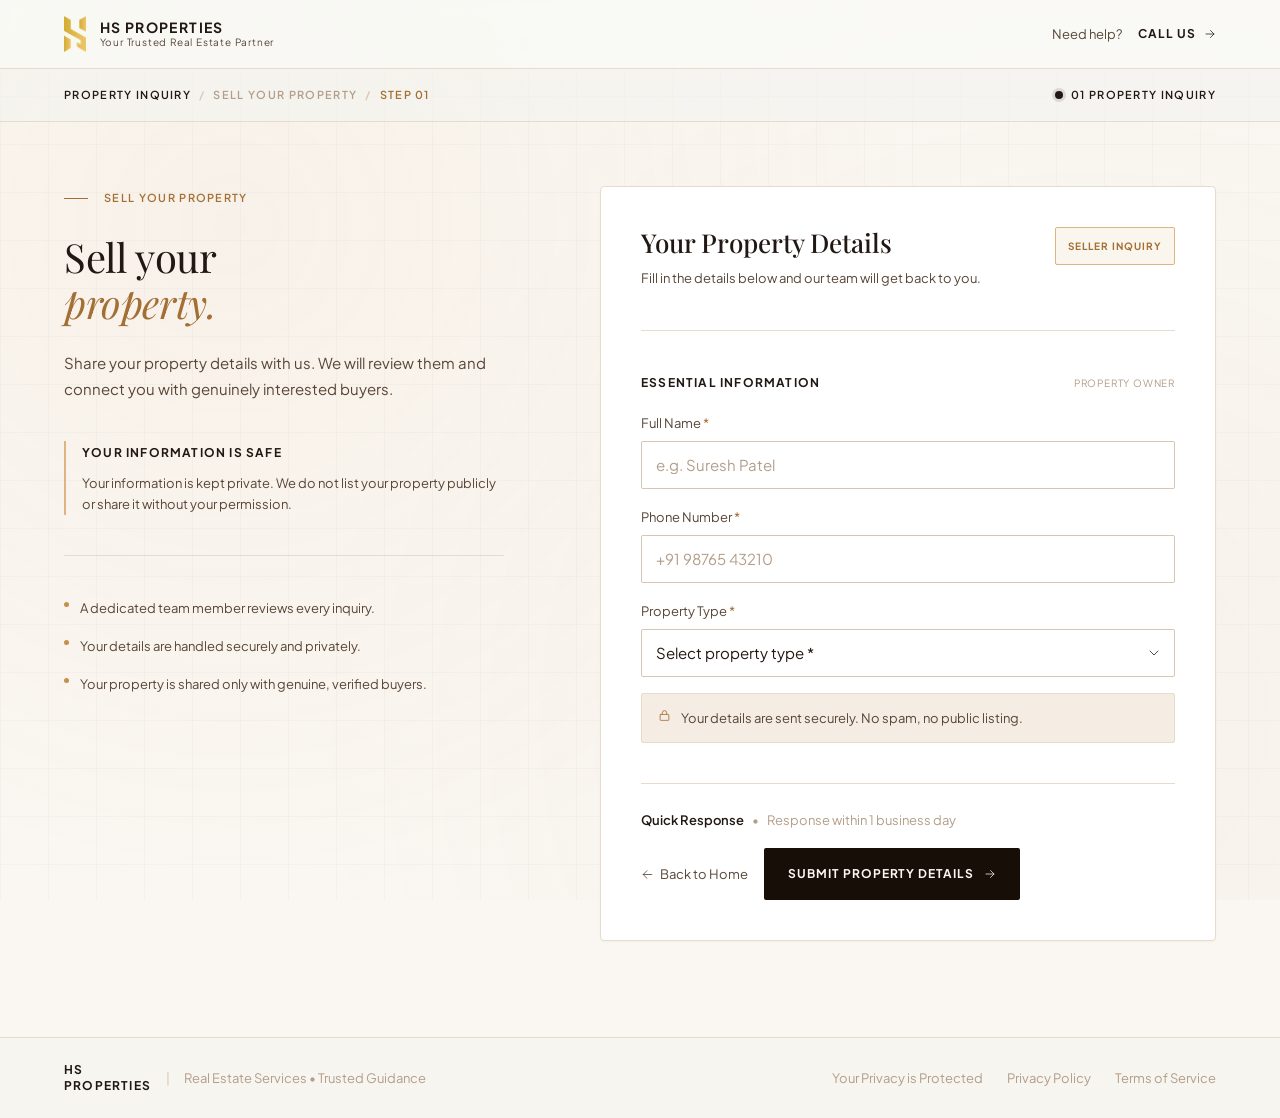
<file: sell.html>
<!DOCTYPE html>
<html lang="en">
<head>
  <meta charset="utf-8">
  <meta name="viewport" content="width=device-width, initial-scale=1">
  <title>Sell Your Property — Private Mandate | HS Properties</title>
  <meta name="description" content="Share your property details with HS Properties. We help you connect with genuine buyers.">
  <meta name="robots" content="noindex, nofollow">
  <meta name="theme-color" content="#faf6f1">

  <link rel="icon" type="image/svg+xml" href="assets/images/logo.svg">

  <link rel="preconnect" href="https://fonts.googleapis.com">
  <link rel="preconnect" href="https://fonts.gstatic.com" crossorigin>
  <link
    href="https://fonts.googleapis.com/css2?family=Playfair+Display:ital,wght@0,400;0,500;0,600;1,400;1,500&family=Plus+Jakarta+Sans:wght@300;400;500;600;700&display=swap"
    rel="stylesheet">

  <link rel="stylesheet" href="css/variables.css?v=1793182034">
  <link rel="stylesheet" href="css/global.css?v=1791446132">
  <link rel="stylesheet" href="css/components.css?v=1792773986">
  <link rel="stylesheet" href="css/intake.css?v=1793182034">

  <script>document.documentElement.classList.add('has-js');</script>
</head>
<body class="intake-body">
  <a class="skip-link" href="#intake-form">Skip to the form</a>

  <header class="intake-header">
    <div class="container intake-header__inner">

      <a class="intake-brand" href="index.html">
        <img class="brand__mark" src="assets/images/logo.svg" alt="HS Properties Logo" style="height: 2.25rem; width: auto;">
        <span>
          <span class="intake-brand__name">HS Properties</span>
          <span class="intake-brand__tagline">Your Trusted Real Estate Partner</span>
        </span>
      </a>

      <div class="intake-header__aside">
        <span class="intake-header__note">Need help?</span>
        <a class="intake-header__cta" href="tel:+919876543210">
          Call Us
          <svg class="icon icon--sm" aria-hidden="true" focusable="false"><use href="assets/icons/sprite.svg#i-arrow-right"></use></svg>        </a>
      </div>

    </div>
  </header>

  <nav class="intake-progress" aria-label="Intake progress">
  <div class="container intake-progress__inner">

    <ol class="crumb">
      <li class="crumb__item crumb__item--strong">Property Inquiry</li>
      <li class="crumb__sep" aria-hidden="true">/</li>
      <li class="crumb__item">Sell Your Property</li>
      <li class="crumb__sep" aria-hidden="true">/</li>
      <li class="crumb__item crumb__item--current">
        Step 01      </li>
    </ol>

    <ol class="steps">
                      
        <li
          class="steps__item steps__item--current"
          aria-current="step"        >
          <span class="steps__dot" aria-hidden="true"></span>
          01          Property Inquiry                  </li>
          </ol>

  </div>
</nav>

<main class="intake-main">
  <div class="container intake-grid">

    <!-- ================= Editorial column ================= -->
    <aside class="intake-aside">
      <p class="intake-aside__eyebrow">Sell Your Property</p>

      <h1 class="intake-aside__title">
        Sell your
        <em>property.</em>
      </h1>

      <p class="intake-aside__lede">
        Share your property details with us. We will review them
        and connect you with genuinely interested buyers.
      </p>

      <div class="protocol">
        <h2 class="protocol__title">Your Information is Safe</h2>
        <p class="protocol__text">
          Your information is kept private. We do not list your property
          publicly or share it without your permission.
        </p>
      </div>

      <ul class="assurances">
        <li class="assurances__item">A dedicated team member reviews every inquiry.</li>
        <li class="assurances__item">Your details are handled securely and privately.</li>
        <li class="assurances__item">Your property is shared only with genuine, verified buyers.</li>
      </ul>
    </aside>

    <!-- ================= Form column ================= -->
    <div class="panel">
      <div class="panel__head">
        <div>
          <h2 class="panel__title">Your Property Details</h2>
          <p class="panel__note">
            Fill in the details below and our team will get back to you.
          </p>
        </div>
        <span class="panel__tag">Seller Inquiry</span>
      </div>

      <div class="form-feedback" id="seller-feedback" style="display: none; padding: 12px 16px; margin-bottom: 20px; border-radius: 6px; font-size: 0.9rem;"></div>

      <form id="seller-intake-form" method="post" action="https://api.web3forms.com/submit">
        <input type="hidden" name="access_key" value="00000000-0000-0000-0000-000000000000">
        <input type="hidden" name="subject" value="New Seller Inquiry — HS Properties">
        <input type="hidden" name="from_name" value="HS Properties Website">
        <input type="hidden" name="inquiry_type" value="Sell Your Property Inquiry">
        <input type="checkbox" name="botcheck" class="hidden" style="display: none;">

        <div class="fieldset">
          <div class="fieldset__head">
            <span class="fieldset__legend">Essential Information</span>
            <span class="fieldset__hint">Property Owner</span>
          </div>

          <!-- 1. Full Name -->
          <div class="input-group">
            <label class="input-group__label" for="full_name">
              Full Name<span class="req" aria-hidden="true">*</span>
            </label>
            <input
              class="input"
              type="text"
              id="full_name"
              name="name"
              placeholder="e.g. Suresh Patel"
              autocomplete="name"
              required>
          </div>

          <!-- 2. Phone Number -->
          <div class="input-group u-mt">
            <label class="input-group__label" for="phone">
              Phone Number<span class="req" aria-hidden="true">*</span>
            </label>
            <input
              class="input"
              type="tel"
              id="phone"
              name="phone"
              placeholder="+91 98765 43210"
              autocomplete="tel"
              required>
          </div>

          <!-- 3. Property Type (Dropdown) -->
          <div class="input-group u-mt">
            <label class="input-group__label" for="property_type">
              Property Type<span class="req" aria-hidden="true">*</span>
            </label>
            <select class="input" id="property_type" name="property_type" required>
              <option value="" disabled selected>Select property type *</option>
              <option value="Villa">Villa</option>
              <option value="Apartment / Penthouse">Apartment / Flat</option>
              <option value="Independent House">Independent House</option>
              <option value="Plot / Land Parcel">Plot / Land</option>
              <option value="Commercial">Commercial Property</option>
              <option value="Estate / Farmhouse">Farmhouse / Estate</option>
              <option value="Other">Other (Please specify)</option>
            </select>
          </div>

          <!-- 4. Dynamic "Other" text input -->
          <div class="input-group u-mt" id="other-type-wrap" style="display: none;">
            <label class="input-group__label" for="other_property_type">
              Specify Property Type<span class="req" aria-hidden="true">*</span>
            </label>
            <input
              class="input"
              type="text"
              id="other_property_type"
              name="other_property_type"
              placeholder="e.g. Warehouse, Agricultural Land, Row House">
          </div>

          <p class="note">
            <svg class="icon icon--sm" aria-hidden="true" focusable="false"><use href="assets/icons/sprite.svg#i-lock"></use></svg>            Your details are sent securely. No spam, no public listing.
          </p>
        </div>

        <div class="form-foot">
          <p class="form-foot__status">
            <strong>Quick Response</strong>
            <span aria-hidden="true">&bull;</span>
            Response within 1 business day
          </p>

          <div class="form-foot__actions">
            <a class="link-quiet" href="index.html">
              <svg class="icon icon--sm" aria-hidden="true" focusable="false"><use href="assets/icons/sprite.svg#i-arrow-left"></use></svg>              Back to Home
            </a>
            <button class="btn-submit" type="submit" id="btn-seller-submit">
              Submit Property Details
              <svg class="icon icon--sm" aria-hidden="true" focusable="false"><use href="assets/icons/sprite.svg#i-arrow-right"></use></svg>            </button>
          </div>
        </div>

      </form>
    </div>

  </div>
</main>

<script>
  (function () {
    var typeSelect = document.getElementById('property_type');
    var otherWrap  = document.getElementById('other-type-wrap');
    var otherInput = document.getElementById('other_property_type');

    if (typeSelect && otherWrap && otherInput) {
      typeSelect.addEventListener('change', function () {
        if (this.value === 'Other') {
          otherWrap.style.display = 'block';
          otherInput.required = true;
          otherInput.focus();
        } else {
          otherWrap.style.display = 'none';
          otherInput.required = false;
          otherInput.value = '';
        }
      });
    }

    var form = document.getElementById('seller-intake-form');
    var feedback = document.getElementById('seller-feedback');
    var btn = document.getElementById('btn-seller-submit');

    if (form && feedback) {
      form.addEventListener('submit', function (e) {
        e.preventDefault();

        if (!form.checkValidity()) {
          form.reportValidity();
          return;
        }

        var formData = new FormData(form);
        if (formData.get('property_type') === 'Other' && formData.get('other_property_type')) {
          formData.set('property_type', 'Other (' + formData.get('other_property_type').trim() + ')');
        }

        var origText = btn ? btn.innerHTML : '';
        if (btn) {
          btn.textContent = 'Sending...';
          btn.disabled = true;
        }
        feedback.style.display = 'none';

        fetch('https://api.web3forms.com/submit', {
          method: 'POST',
          body: formData,
          headers: { 'Accept': 'application/json' }
        })
        .then(function (res) { return res.json(); })
        .then(function (data) {
          if (data.success) {
            feedback.style.display = 'block';
            feedback.style.background = 'rgba(46, 125, 50, 0.12)';
            feedback.style.borderLeft = '3px solid #2e7d32';
            feedback.style.color = '#1b5e20';
            feedback.innerHTML = '<strong>Property Details Received.</strong> Thank you! Our team will get back to you shortly.';
            form.reset();
            if (otherWrap) otherWrap.style.display = 'none';
          } else {
            feedback.style.display = 'block';
            feedback.style.background = 'rgba(185, 28, 28, 0.08)';
            feedback.style.borderLeft = '3px solid #b91c1c';
            feedback.style.color = '#7f1d1d';
            feedback.innerHTML = '<strong>Notice:</strong> ' + (data.message || 'Please check your inputs and try again.');
          }
        })
        .catch(function () {
          form.submit();
        })
        .finally(function () {
          if (btn) {
            btn.innerHTML = origText;
            btn.disabled = false;
          }
        });
      });
    }
  })();
</script>

  <footer class="intake-footer">
    <div class="container intake-footer__inner">

      <div class="intake-footer__brand">
        <span class="intake-footer__name">HS Properties</span>
        <span class="intake-footer__rule" aria-hidden="true">|</span>
        <span>Real Estate Services &bull; Trusted Guidance</span>
      </div>

      <div class="intake-footer__links">
        <span>Your Privacy is Protected</span>
        <a href="#">Privacy Policy</a>
        <a href="#">Terms of Service</a>
      </div>

    </div>
  </footer>

  <script src="js/intake.js" defer></script>
  <script src="js/main.js" defer></script>
</body>
</html>
</file>
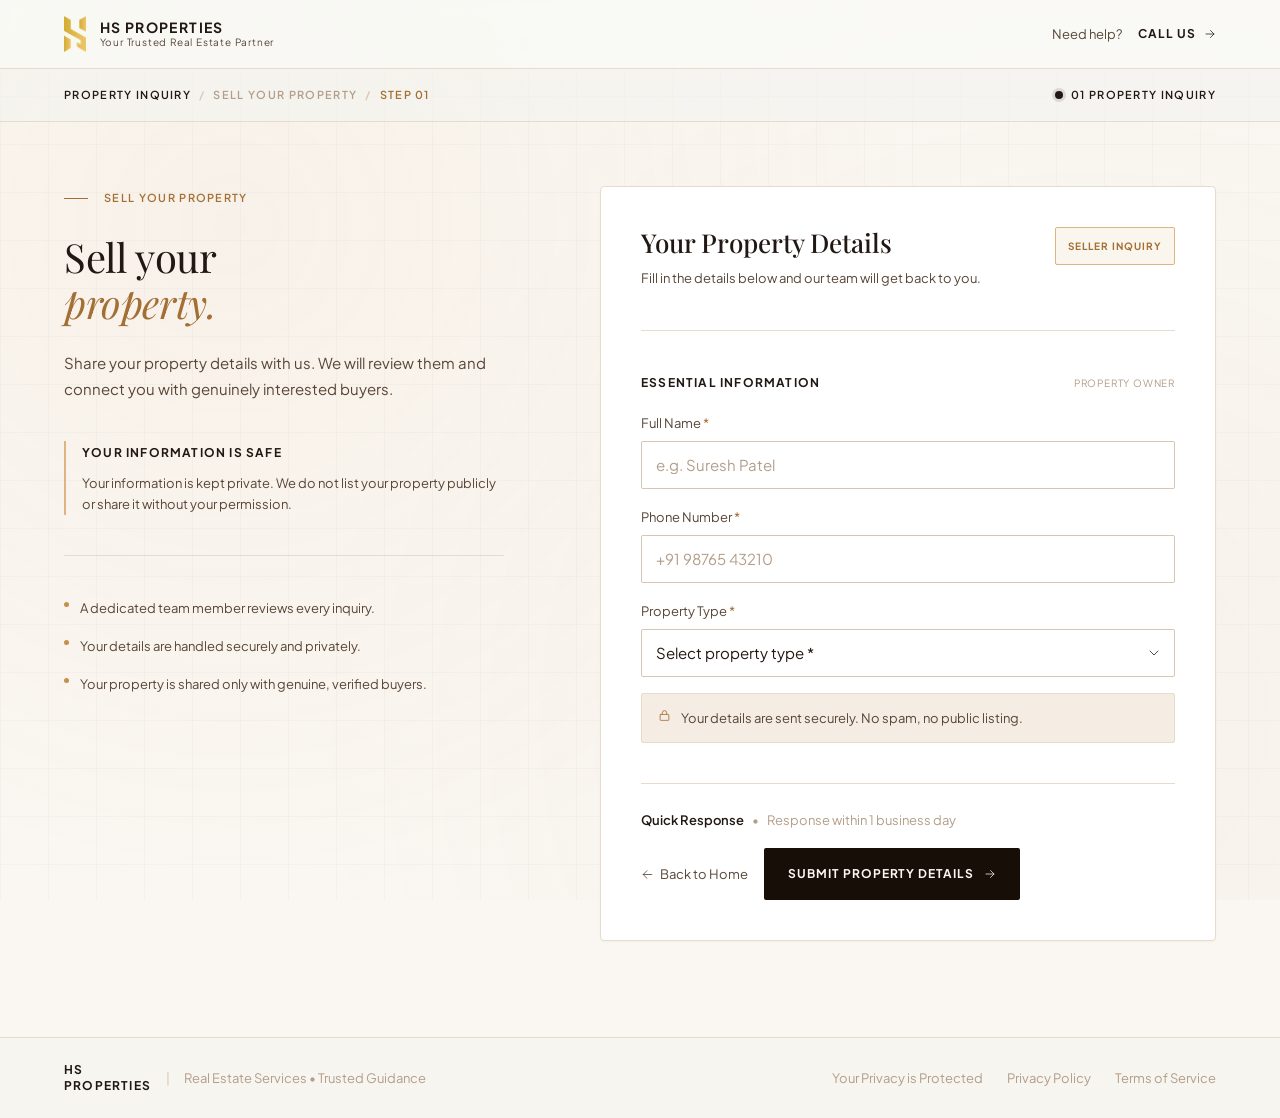
<file: pages/seller-intake-step-1.html>
<!DOCTYPE html>
<html lang="en">
<head>
  <base href="../">
  <meta charset="utf-8">
  <meta name="viewport" content="width=device-width, initial-scale=1">
  <title>Sell Your Property — Private Mandate | HS Properties</title>
  <meta name="description" content="Share your property details with HS Properties. We help you connect with genuine buyers.">
  <meta name="robots" content="noindex, nofollow">
  <meta name="theme-color" content="#faf6f1">

  <link rel="icon" type="image/svg+xml" href="assets/images/logo.svg">

  <link rel="preconnect" href="https://fonts.googleapis.com">
  <link rel="preconnect" href="https://fonts.gstatic.com" crossorigin>
  <link
    href="https://fonts.googleapis.com/css2?family=Playfair+Display:ital,wght@0,400;0,500;0,600;1,400;1,500&family=Plus+Jakarta+Sans:wght@300;400;500;600;700&display=swap"
    rel="stylesheet">

  <link rel="stylesheet" href="css/variables.css?v=1793182034">
  <link rel="stylesheet" href="css/global.css?v=1791446132">
  <link rel="stylesheet" href="css/components.css?v=1792773986">
  <link rel="stylesheet" href="css/intake.css?v=1793182034">

  <script>document.documentElement.classList.add('has-js');</script>
</head>
<body class="intake-body">
  <a class="skip-link" href="#intake-form">Skip to the form</a>

  <header class="intake-header">
    <div class="container intake-header__inner">

      <a class="intake-brand" href="index.html">
        <img class="brand__mark" src="assets/images/logo.svg" alt="HS Properties Logo" style="height: 2.25rem; width: auto;">
        <span>
          <span class="intake-brand__name">HS Properties</span>
          <span class="intake-brand__tagline">Your Trusted Real Estate Partner</span>
        </span>
      </a>

      <div class="intake-header__aside">
        <span class="intake-header__note">Need help?</span>
        <a class="intake-header__cta" href="tel:+919876543210">
          Call Us
          <svg class="icon icon--sm" aria-hidden="true" focusable="false"><use href="assets/icons/sprite.svg#i-arrow-right"></use></svg>        </a>
      </div>

    </div>
  </header>

  <nav class="intake-progress" aria-label="Intake progress">
  <div class="container intake-progress__inner">

    <ol class="crumb">
      <li class="crumb__item crumb__item--strong">Property Inquiry</li>
      <li class="crumb__sep" aria-hidden="true">/</li>
      <li class="crumb__item">Sell Your Property</li>
      <li class="crumb__sep" aria-hidden="true">/</li>
      <li class="crumb__item crumb__item--current">
        Step 01      </li>
    </ol>

    <ol class="steps">
                      
        <li
          class="steps__item steps__item--current"
          aria-current="step"        >
          <span class="steps__dot" aria-hidden="true"></span>
          01          Property Inquiry                  </li>
          </ol>

  </div>
</nav>

<main class="intake-main">
  <div class="container intake-grid">

    <!-- ================= Editorial column ================= -->
    <aside class="intake-aside">
      <p class="intake-aside__eyebrow">Sell Your Property</p>

      <h1 class="intake-aside__title">
        Sell your
        <em>property.</em>
      </h1>

      <p class="intake-aside__lede">
        Share your property details with us. We will review them
        and connect you with genuinely interested buyers.
      </p>

      <div class="protocol">
        <h2 class="protocol__title">Your Information is Safe</h2>
        <p class="protocol__text">
          Your information is kept private. We do not list your property
          publicly or share it without your permission.
        </p>
      </div>

      <ul class="assurances">
        <li class="assurances__item">A dedicated team member reviews every inquiry.</li>
        <li class="assurances__item">Your details are handled securely and privately.</li>
        <li class="assurances__item">Your property is shared only with genuine, verified buyers.</li>
      </ul>
    </aside>

    <!-- ================= Form column ================= -->
    <div class="panel">
      <div class="panel__head">
        <div>
          <h2 class="panel__title">Your Property Details</h2>
          <p class="panel__note">
            Fill in the details below and our team will get back to you.
          </p>
        </div>
        <span class="panel__tag">Seller Inquiry</span>
      </div>

      <div class="form-feedback" id="seller-feedback" style="display: none; padding: 12px 16px; margin-bottom: 20px; border-radius: 6px; font-size: 0.9rem;"></div>

      <form id="seller-intake-form" method="post" action="https://api.web3forms.com/submit">
        <input type="hidden" name="access_key" value="00000000-0000-0000-0000-000000000000">
        <input type="hidden" name="subject" value="New Seller Inquiry — HS Properties">
        <input type="hidden" name="from_name" value="HS Properties Website">
        <input type="hidden" name="inquiry_type" value="Sell Your Property Inquiry">
        <input type="checkbox" name="botcheck" class="hidden" style="display: none;">

        <div class="fieldset">
          <div class="fieldset__head">
            <span class="fieldset__legend">Essential Information</span>
            <span class="fieldset__hint">Property Owner</span>
          </div>

          <!-- 1. Full Name -->
          <div class="input-group">
            <label class="input-group__label" for="full_name">
              Full Name<span class="req" aria-hidden="true">*</span>
            </label>
            <input
              class="input"
              type="text"
              id="full_name"
              name="name"
              placeholder="e.g. Suresh Patel"
              autocomplete="name"
              required>
          </div>

          <!-- 2. Phone Number -->
          <div class="input-group u-mt">
            <label class="input-group__label" for="phone">
              Phone Number<span class="req" aria-hidden="true">*</span>
            </label>
            <input
              class="input"
              type="tel"
              id="phone"
              name="phone"
              placeholder="+91 98765 43210"
              autocomplete="tel"
              required>
          </div>

          <!-- 3. Property Type (Dropdown) -->
          <div class="input-group u-mt">
            <label class="input-group__label" for="property_type">
              Property Type<span class="req" aria-hidden="true">*</span>
            </label>
            <select class="input" id="property_type" name="property_type" required>
              <option value="" disabled selected>Select property type *</option>
              <option value="Villa">Villa</option>
              <option value="Apartment / Penthouse">Apartment / Flat</option>
              <option value="Independent House">Independent House</option>
              <option value="Plot / Land Parcel">Plot / Land</option>
              <option value="Commercial">Commercial Property</option>
              <option value="Estate / Farmhouse">Farmhouse / Estate</option>
              <option value="Other">Other (Please specify)</option>
            </select>
          </div>

          <!-- 4. Dynamic "Other" text input -->
          <div class="input-group u-mt" id="other-type-wrap" style="display: none;">
            <label class="input-group__label" for="other_property_type">
              Specify Property Type<span class="req" aria-hidden="true">*</span>
            </label>
            <input
              class="input"
              type="text"
              id="other_property_type"
              name="other_property_type"
              placeholder="e.g. Warehouse, Agricultural Land, Row House">
          </div>

          <p class="note">
            <svg class="icon icon--sm" aria-hidden="true" focusable="false"><use href="assets/icons/sprite.svg#i-lock"></use></svg>            Your details are sent securely. No spam, no public listing.
          </p>
        </div>

        <div class="form-foot">
          <p class="form-foot__status">
            <strong>Quick Response</strong>
            <span aria-hidden="true">&bull;</span>
            Response within 1 business day
          </p>

          <div class="form-foot__actions">
            <a class="link-quiet" href="index.html">
              <svg class="icon icon--sm" aria-hidden="true" focusable="false"><use href="assets/icons/sprite.svg#i-arrow-left"></use></svg>              Back to Home
            </a>
            <button class="btn-submit" type="submit" id="btn-seller-submit">
              Submit Property Details
              <svg class="icon icon--sm" aria-hidden="true" focusable="false"><use href="assets/icons/sprite.svg#i-arrow-right"></use></svg>            </button>
          </div>
        </div>

      </form>
    </div>

  </div>
</main>

<script>
  (function () {
    var typeSelect = document.getElementById('property_type');
    var otherWrap  = document.getElementById('other-type-wrap');
    var otherInput = document.getElementById('other_property_type');

    if (typeSelect && otherWrap && otherInput) {
      typeSelect.addEventListener('change', function () {
        if (this.value === 'Other') {
          otherWrap.style.display = 'block';
          otherInput.required = true;
          otherInput.focus();
        } else {
          otherWrap.style.display = 'none';
          otherInput.required = false;
          otherInput.value = '';
        }
      });
    }

    var form = document.getElementById('seller-intake-form');
    var feedback = document.getElementById('seller-feedback');
    var btn = document.getElementById('btn-seller-submit');

    if (form && feedback) {
      form.addEventListener('submit', function (e) {
        e.preventDefault();

        if (!form.checkValidity()) {
          form.reportValidity();
          return;
        }

        var formData = new FormData(form);
        if (formData.get('property_type') === 'Other' && formData.get('other_property_type')) {
          formData.set('property_type', 'Other (' + formData.get('other_property_type').trim() + ')');
        }

        var origText = btn ? btn.innerHTML : '';
        if (btn) {
          btn.textContent = 'Sending...';
          btn.disabled = true;
        }
        feedback.style.display = 'none';

        fetch('https://api.web3forms.com/submit', {
          method: 'POST',
          body: formData,
          headers: { 'Accept': 'application/json' }
        })
        .then(function (res) { return res.json(); })
        .then(function (data) {
          if (data.success) {
            feedback.style.display = 'block';
            feedback.style.background = 'rgba(46, 125, 50, 0.12)';
            feedback.style.borderLeft = '3px solid #2e7d32';
            feedback.style.color = '#1b5e20';
            feedback.innerHTML = '<strong>Property Details Received.</strong> Thank you! Our team will get back to you shortly.';
            form.reset();
            if (otherWrap) otherWrap.style.display = 'none';
          } else {
            feedback.style.display = 'block';
            feedback.style.background = 'rgba(185, 28, 28, 0.08)';
            feedback.style.borderLeft = '3px solid #b91c1c';
            feedback.style.color = '#7f1d1d';
            feedback.innerHTML = '<strong>Notice:</strong> ' + (data.message || 'Please check your inputs and try again.');
          }
        })
        .catch(function () {
          form.submit();
        })
        .finally(function () {
          if (btn) {
            btn.innerHTML = origText;
            btn.disabled = false;
          }
        });
      });
    }
  })();
</script>

  <footer class="intake-footer">
    <div class="container intake-footer__inner">

      <div class="intake-footer__brand">
        <span class="intake-footer__name">HS Properties</span>
        <span class="intake-footer__rule" aria-hidden="true">|</span>
        <span>Real Estate Services &bull; Trusted Guidance</span>
      </div>

      <div class="intake-footer__links">
        <span>Your Privacy is Protected</span>
        <a href="#">Privacy Policy</a>
        <a href="#">Terms of Service</a>
      </div>

    </div>
  </footer>

  <script src="js/intake.js" defer></script>
  <script src="js/main.js" defer></script>
</body>
</html>
</file>
<file: css/variables.css>
/* ==========================================================================
   HS Properties — Design Tokens
   Extracted from the Stitch blueprint:
   "HS Properties — Architectural Editorial Edition"

   This is the single source of truth for the visual system. Every later page
   consumes these tokens. Do not hard-code colour, type or spacing values in
   page-level CSS — add or extend a token here instead.
   ========================================================================== */

:root {
  /* ----------------------------------------------------------------------
     COLOUR — Surfaces (warm architectural stone / cream linen)
     ---------------------------------------------------------------------- */
  --c-surface-lowest: #ffffff;
  --c-surface: #faf6f1;
  --c-background: #fbf8f4; /* page ground — warm linen ground */
  --c-surface-low: #f3ebe2;
  --c-surface-container: #ece2d6;
  --c-surface-high: #e5d7ca;
  --c-surface-highest: #ddcdbd;
  --c-surface-dim: #d1c0ae;

  /* Ink */
  --c-on-surface: #221813;
  --c-on-surface-variant: #58473c;
  --c-on-primary: #ffffff;

  /* ----------------------------------------------------------------------
     COLOUR — Deep architectural espresso (the "dark band" sections)
     ---------------------------------------------------------------------- */
  --c-primary: #140b06;
  --c-primary-container: #22150d; /* hero + dark section ground (espresso brown) */
  --c-primary-variant: #543725;
  --c-primary-fixed: #ebdacf;
  --c-primary-fixed-dim: #d3beaf;
  --c-on-primary-container: #bca08d;

  /* ----------------------------------------------------------------------
     COLOUR — Cognac brown & champagne bronze accent
     ---------------------------------------------------------------------- */
  --c-secondary: #8d5629; /* rich warm cognac brown — accent on light grounds */
  --c-secondary-container: #f5cb9d; /* champagne amber — accent on dark grounds */
  --c-secondary-dim: #e6b380;
  --c-secondary-light: #fde2c5;
  --c-secondary-deep: #593213;
  --c-tertiary-accent: #a86934;

  /* ----------------------------------------------------------------------
     COLOUR — Lines, outlines, status
     ---------------------------------------------------------------------- */
  --c-outline: #7d6e62;
  --c-outline-variant: #c8b9ab;
  --c-hairline: #e2d6c8; /* the signature warm hairline rule */
  --c-hairline-dark: rgba(245, 203, 157, 0.14);

  --c-error: #ba1a1a;
  --c-error-container: #ffdad6;
  --c-on-error-container: #93000a;
  --c-success: #3f6b4f;

  /* Translucent accents used across dark sections */
  --c-champagne-a12: rgba(245, 203, 157, 0.14);
  --c-champagne-a20: rgba(245, 203, 157, 0.22);
  --c-champagne-a30: rgba(245, 203, 157, 0.32);
  --c-champagne-a35: rgba(245, 203, 157, 0.38);
  --c-bronze-a50: rgba(141, 86, 41, 0.5);

  /* ----------------------------------------------------------------------
     COLOUR — Intake surfaces
     The intake flow refines the marketing palette into a warmer "sand" ramp
     with a brighter champagne accent. Shared by every intake and console
     screen (seller, buyer, admin), so it lives with the global tokens.
     ---------------------------------------------------------------------- */
  --c-sand-50: #faf6f1;
  --c-sand-100: #f5ece3;
  --c-sand-200: #e7dbcc; /* card + divider hairline */
  --c-sand-300: #d7c6b4; /* control borders */
  --c-sand-400: #b39e8a; /* placeholder / disabled ink */
  --c-sand-700: #594637; /* secondary body ink */
  --c-sand-900: #221813; /* primary ink */

  --c-champagne-300: #ebd0af;
  --c-champagne-400: #dfb382;
  --c-champagne-500: #c58f50; /* the intake accent */
  --c-champagne-600: #a36f34;

  --c-noir: #180e08; /* intake dark panels */
  --c-ink: #26150c;  /* selected-state border + focus ring */

  /* ----------------------------------------------------------------------
     GRADIENTS
     ---------------------------------------------------------------------- */
  --g-champagne-text: linear-gradient(
    90deg,
    var(--c-secondary-light) 0%,
    var(--c-secondary-container) 50%,
    var(--c-secondary-dim) 100%
  );
  --g-hero-horizontal: linear-gradient(
    to right,
    rgba(28, 17, 10, 0.78) 0%,
    rgba(28, 17, 10, 0.52) 38%,
    rgba(28, 17, 10, 0.15) 62%,
    transparent 82%
  );
  --g-hero-vertical: linear-gradient(
    to top,
    rgba(28, 17, 10, 0.85) 0%,
    rgba(28, 17, 10, 0.2) 20%,
    transparent 45%,
    rgba(28, 17, 10, 0.25) 100%
  );

  /* ----------------------------------------------------------------------
     TYPOGRAPHY — Families
     ---------------------------------------------------------------------- */
  --font-display: "Playfair Display", "Iowan Old Style", Georgia, serif;
  --font-body: "Plus Jakarta Sans", -apple-system, BlinkMacSystemFont,
    "Segoe UI", Roboto, Helvetica, Arial, sans-serif;

  /* TYPE SCALE — desktop.
     Each token pairs a size with its line-height, tracking and weight. */
  --t-display-hero-size: 56px;
  --t-display-hero-lh: 64px;
  --t-display-hero-ls: -0.02em;
  --t-display-hero-weight: 400;

  --t-headline-lg-size: 40px;
  --t-headline-lg-lh: 48px;
  --t-headline-lg-ls: -0.01em;
  --t-headline-lg-weight: 400;

  --t-headline-md-size: 28px;
  --t-headline-md-lh: 36px;
  --t-headline-md-ls: 0;
  --t-headline-md-weight: 500;

  --t-headline-sm-size: 20px;
  --t-headline-sm-lh: 28px;
  --t-headline-sm-ls: -0.01em;
  --t-headline-sm-weight: 600;

  --t-body-lg-size: 18px;
  --t-body-lg-lh: 28px;

  --t-body-md-size: 15px;
  --t-body-md-lh: 24px;

  --t-body-sm-size: 13px;
  --t-body-sm-lh: 20px;

  --t-label-md-size: 14px;
  --t-label-md-lh: 20px;
  --t-label-md-weight: 500;

  --t-label-sm-size: 12px;
  --t-label-sm-lh: 16px;
  --t-label-sm-weight: 500;

  --t-eyebrow-size: 11px;
  --t-eyebrow-lh: 16px;
  --t-eyebrow-ls: 0.12em;
  --t-eyebrow-weight: 600;

  /* ----------------------------------------------------------------------
     SPACING SCALE
     ---------------------------------------------------------------------- */
  --s-xs: 0.25rem; /*  4px */
  --s-sm: 0.5rem; /*  8px */
  --s-md: 1rem; /* 16px */
  --s-lg: 1.5rem; /* 24px */
  --s-xl: 2.5rem; /* 40px */
  --s-2xl: 4rem; /* 64px */
  --s-3xl: 6rem; /* 96px */

  /* ----------------------------------------------------------------------
     LAYOUT — container, gutters, page margins
     ---------------------------------------------------------------------- */
  --container-max: 1360px;
  --gutter: 1.5rem;
  --page-margin: 4rem;
  --header-height: 5rem; /* 80px */

  /* Vertical rhythm for full-width sections */
  --section-py: var(--s-3xl);

  /* ----------------------------------------------------------------------
     RADIUS — deliberately tight. Architectural, not rounded.
     ---------------------------------------------------------------------- */
  --r-sm: 0.125rem; /* 2px */
  --r-md: 0.25rem; /* 4px */
  --r-lg: 0.5rem; /* 8px */
  --r-xl: 0.75rem; /* 12px */
  --r-pill: 999px;

  /* ----------------------------------------------------------------------
     ELEVATION
     ---------------------------------------------------------------------- */
  --shadow-sm: 0 1px 2px rgba(0, 0, 0, 0.06);
  --shadow-md: 0 8px 24px -10px rgba(0, 0, 0, 0.18);
  --shadow-lg: 0 20px 45px -12px rgba(0, 0, 0, 0.28);
  --shadow-dark-lift: 0 20px 40px -15px rgba(0, 0, 0, 0.45),
    0 0 24px -2px var(--c-champagne-a12);
  --glow-champagne: 0 0 15px var(--c-champagne-a35);
  --glow-navy: 0 0 20px rgba(32, 22, 18, 0.4);

  /* ----------------------------------------------------------------------
     MOTION — slow enough to feel premium, fast enough to stay usable
     ---------------------------------------------------------------------- */
  --ease-out-expo: cubic-bezier(0.16, 1, 0.3, 1);
  --ease-architectural: cubic-bezier(0.25, 1, 0.5, 1);
  --ease-standard: cubic-bezier(0.4, 0, 0.2, 1);

  --d-fast: 200ms;
  --d-base: 300ms;
  --d-slow: 400ms;
  --d-reveal: 850ms;
  --d-image: 700ms;

  /* Z-index ladder */
  --z-header: 50;
  --z-drawer: 60;
  --z-overlay: 55;
}

/* --------------------------------------------------------------------------
   RESPONSIVE TOKEN OVERRIDES
   Type and spacing re-scale at breakpoints so hierarchy survives, rather than
   the desktop layout simply shrinking.
   -------------------------------------------------------------------------- */

@media (max-width: 1024px) {
  :root {
    --page-margin: 2rem;
    --section-py: 4.5rem;
    --t-display-hero-size: 44px;
    --t-display-hero-lh: 52px;
    --t-headline-lg-size: 34px;
    --t-headline-lg-lh: 42px;
  }
}

@media (max-width: 640px) {
  :root {
    --page-margin: 1.25rem;
    --gutter: 1rem;
    --section-py: 3.5rem;

    --t-display-hero-size: 36px;
    --t-display-hero-lh: 44px;
    --t-display-hero-ls: -0.01em;

    --t-headline-lg-size: 28px;
    --t-headline-lg-lh: 36px;
    --t-headline-lg-ls: 0;

    --t-headline-md-size: 22px;
    --t-headline-md-lh: 30px;

    --t-body-lg-size: 16px;
    --t-body-lg-lh: 26px;
  }
}
</file>
<file: css/global.css>
/* ==========================================================================
   HS Properties — Global base
   Reset, typography primitives, layout system, accessibility, motion.
   ========================================================================== */

*,
*::before,
*::after {
  box-sizing: border-box;
}

html {
  scroll-behavior: smooth;
  -webkit-text-size-adjust: 100%;
  scroll-padding-top: var(--header-height);
}

body {
  margin: 0;
  background-color: var(--c-background);
  color: var(--c-on-surface);
  font-family: var(--font-body);
  font-size: var(--t-body-md-size);
  line-height: var(--t-body-md-lh);
  font-weight: 400;
  -webkit-font-smoothing: antialiased;
  -moz-osx-font-smoothing: grayscale;
  overscroll-behavior: none;
}

::selection {
  background: var(--c-secondary-container);
  color: var(--c-primary-container);
}

img,
picture,
svg,
video {
  display: block;
  max-width: 100%;
}

figure {
  margin: 0;
}

h1,
h2,
h3,
h4,
h5,
h6,
p,
ul,
ol,
dl,
dd,
blockquote {
  margin: 0;
}

/* Wrapped in :where() so the reset carries zero specificity and component
   classes (.journey, .timeline, .mandate__band …) can set their own padding. */
:where(ul[class], ol[class]) {
  list-style: none;
  padding: 0;
}

a {
  color: inherit;
  text-decoration: none;
}

button,
input,
select,
textarea {
  font: inherit;
  color: inherit;
}

button {
  background: none;
  border: 0;
  padding: 0;
  cursor: pointer;
}

address {
  font-style: normal;
}

/* --------------------------------------------------------------------------
   TYPOGRAPHY PRIMITIVES
   Semantic classes that map 1:1 onto the Stitch type scale.
   -------------------------------------------------------------------------- */

.t-display {
  font-family: var(--font-display);
  font-size: var(--t-display-hero-size);
  line-height: var(--t-display-hero-lh);
  letter-spacing: var(--t-display-hero-ls);
  font-weight: var(--t-display-hero-weight);
}

.t-headline-lg {
  font-family: var(--font-display);
  font-size: var(--t-headline-lg-size);
  line-height: var(--t-headline-lg-lh);
  letter-spacing: var(--t-headline-lg-ls);
  font-weight: var(--t-headline-lg-weight);
}

.t-headline-md {
  font-family: var(--font-display);
  font-size: var(--t-headline-md-size);
  line-height: var(--t-headline-md-lh);
  letter-spacing: var(--t-headline-md-ls);
  font-weight: var(--t-headline-md-weight);
}

/* headline-sm is the one "heading" that sits in the sans family —
   it labels cards and controls rather than opening a section. */
.t-headline-sm {
  font-family: var(--font-body);
  font-size: var(--t-headline-sm-size);
  line-height: var(--t-headline-sm-lh);
  letter-spacing: var(--t-headline-sm-ls);
  font-weight: var(--t-headline-sm-weight);
}

.t-body-lg {
  font-size: var(--t-body-lg-size);
  line-height: var(--t-body-lg-lh);
  font-weight: 300;
}

.t-body-md {
  font-size: var(--t-body-md-size);
  line-height: var(--t-body-md-lh);
}

.t-body-sm {
  font-size: var(--t-body-sm-size);
  line-height: var(--t-body-sm-lh);
}

.t-label-md {
  font-size: var(--t-label-md-size);
  line-height: var(--t-label-md-lh);
  font-weight: var(--t-label-md-weight);
}

.t-label-sm {
  font-size: var(--t-label-sm-size);
  line-height: var(--t-label-sm-lh);
  font-weight: var(--t-label-sm-weight);
}

/* The eyebrow is a signature of this design system: tiny, wide-tracked,
   uppercase, bronze — it opens almost every section. */
.t-eyebrow {
  font-size: var(--t-eyebrow-size);
  line-height: var(--t-eyebrow-lh);
  letter-spacing: var(--t-eyebrow-ls);
  font-weight: var(--t-eyebrow-weight);
  text-transform: uppercase;
}

.t-italic {
  font-style: italic;
}

/* Champagne gradient applied to display text on dark grounds. */
.t-champagne {
  background: var(--g-champagne-text);
  -webkit-background-clip: text;
  background-clip: text;
  color: transparent;
}

/* --------------------------------------------------------------------------
   COLOUR UTILITIES
   -------------------------------------------------------------------------- */

.c-muted {
  color: var(--c-on-surface-variant);
}
.c-accent {
  color: var(--c-secondary);
}
.c-champagne {
  color: var(--c-secondary-container);
}

/* --------------------------------------------------------------------------
   LAYOUT SYSTEM
   -------------------------------------------------------------------------- */

.container {
  width: 100%;
  max-width: var(--container-max);
  margin-inline: auto;
  padding-inline: var(--page-margin);
}

/* A full-bleed band. Sections set their own ground colour. */
.section {
  position: relative;
  width: 100%;
  padding-block: var(--section-py);
}

/* Dark architectural band — inverts the ink scale for its subtree. */
.section--dark {
  background-color: var(--c-primary-container);
  color: var(--c-surface);
}

.section--dark .c-muted {
  color: var(--c-surface-highest);
}

.section--stone {
  background-color: var(--c-surface-container);
}

.section--ivory {
  background-color: var(--c-background);
}

.stack > * + * {
  margin-top: var(--s-md);
}

/* Section header: eyebrow + headline + lede, used throughout. */
.section-head {
  max-width: 42rem;
}

.section-head__eyebrow {
  display: flex;
  align-items: center;
  gap: var(--s-md);
  color: var(--c-secondary);
  margin-bottom: var(--s-lg);
}

/* The short horizontal dash that precedes an eyebrow. */
.section-head__eyebrow::before {
  content: "";
  width: 1.5rem;
  height: 1px;
  background-color: currentColor;
  flex-shrink: 0;
}

.section--dark .section-head__eyebrow {
  color: var(--c-secondary-container);
}

.section-head__title {
  margin-bottom: var(--s-lg);
}

.section-head__lede {
  color: var(--c-on-surface-variant);
  max-width: 38rem;
}

.section--dark .section-head__lede {
  color: var(--c-surface-highest);
}

/* Hairline rules — a defining texture of the blueprint. */
.rule {
  height: 1px;
  border: 0;
  background-color: var(--c-hairline);
}

.section--dark .rule {
  background-color: var(--c-hairline-dark);
}

/* --------------------------------------------------------------------------
   ACCESSIBILITY
   -------------------------------------------------------------------------- */

/* Visible, high-contrast focus ring on every interactive element. */
:focus-visible {
  outline: 2px solid var(--c-secondary);
  outline-offset: 3px;
  border-radius: var(--r-sm);
}

.section--dark :focus-visible,
.hero :focus-visible {
  outline-color: var(--c-secondary-container);
}

.visually-hidden {
  position: absolute;
  width: 1px;
  height: 1px;
  padding: 0;
  margin: -1px;
  overflow: hidden;
  clip: rect(0, 0, 0, 0);
  white-space: nowrap;
  border: 0;
}

/* Skip link — first tab stop on the page. */
.skip-link {
  position: absolute;
  top: 0;
  left: 0;
  z-index: 100;
  transform: translateY(-120%);
  background: var(--c-primary-container);
  color: var(--c-on-primary);
  padding: var(--s-sm) var(--s-md);
  border-radius: 0 0 var(--r-md) 0;
  transition: transform var(--d-fast) var(--ease-standard);
}

.skip-link:focus {
  transform: translateY(0);
}

/* --------------------------------------------------------------------------
   ICONS — inline SVG sprite. Sized by font-size, coloured by currentColor.
   -------------------------------------------------------------------------- */

.icon {
  width: 1.25em;
  height: 1.25em;
  flex-shrink: 0;
  fill: none;
  stroke: currentColor;
  stroke-width: 1.5;
  stroke-linecap: round;
  stroke-linejoin: round;
}

.icon--sm {
  width: 1em;
  height: 1em;
}

.icon--lg {
  width: 1.5em;
  height: 1.5em;
}

/* --------------------------------------------------------------------------
   MOTION — scroll reveal + entrance
   -------------------------------------------------------------------------- */

/* The hidden state is scoped to .has-js (set synchronously in the document
   head). Without JavaScript there is nothing to reveal these elements again,
   so they must simply render as normal content. */
.reveal {
  transition: opacity var(--d-reveal) var(--ease-out-expo),
    transform var(--d-reveal) var(--ease-out-expo);
}

.has-js .reveal {
  opacity: 0;
  transform: translateY(28px);
  will-change: opacity, transform;
}

.has-js .reveal.is-visible {
  opacity: 1;
  transform: translateY(0);
}

/* Staggered children within a revealed group. */
.reveal[data-delay="1"] {
  transition-delay: 90ms;
}
.reveal[data-delay="2"] {
  transition-delay: 180ms;
}
.reveal[data-delay="3"] {
  transition-delay: 270ms;
}
.reveal[data-delay="4"] {
  transition-delay: 360ms;
}

/* Hero entrance — runs on load rather than on scroll. */
@keyframes hero-reveal {
  from {
    opacity: 0;
    transform: translateY(28px);
  }
  to {
    opacity: 1;
    transform: translateY(0);
  }
}

.hero-item {
  animation: hero-reveal 1.1s var(--ease-out-expo) both;
}

.hero-item[data-step="0"] {
  animation-delay: 0.15s;
}
.hero-item[data-step="1"] {
  animation-delay: 0.3s;
}
.hero-item[data-step="2"] {
  animation-delay: 0.45s;
}
.hero-item[data-step="3"] {
  animation-delay: 0.6s;
}
.hero-item[data-step="4"] {
  animation-delay: 0.75s;
}

/* Slow Ken Burns drift on the hero plate. */
@keyframes ken-burns {
  0% {
    transform: scale(1) translate3d(0, 0, 0);
  }
  50% {
    transform: scale(1.04) translate3d(-0.5%, -0.5%, 0);
  }
  100% {
    transform: scale(1.08) translate3d(0.5%, 0.5%, 0);
  }
}

.ken-burns {
  animation: ken-burns 24s var(--ease-architectural) infinite alternate;
  will-change: transform;
}

/* A single light sweep across a control on hover. */
@keyframes shimmer-sweep {
  from {
    transform: translateX(-150%) skewX(-20deg);
  }
  to {
    transform: translateX(250%) skewX(-20deg);
  }
}

.shimmer {
  position: relative;
  overflow: hidden;
}

.shimmer::after {
  content: "";
  position: absolute;
  inset: 0 auto 0 0;
  width: 60%;
  height: 100%;
  background: linear-gradient(
    90deg,
    transparent,
    rgba(255, 255, 255, 0.16),
    transparent
  );
  transform: translateX(-160%) skewX(-20deg);
  pointer-events: none;
}

.shimmer:hover::after {
  animation: shimmer-sweep 1.1s var(--ease-standard);
}

/* --------------------------------------------------------------------------
   REDUCED MOTION — honour the user's system preference completely.
   -------------------------------------------------------------------------- */

@media (prefers-reduced-motion: reduce) {
  html {
    scroll-behavior: auto;
  }

  *,
  *::before,
  *::after {
    animation-duration: 0.01ms !important;
    animation-iteration-count: 1 !important;
    transition-duration: 0.01ms !important;
  }

  .has-js .reveal {
    opacity: 1 !important;
    transform: none !important;
  }
}
</file>
<file: css/components.css>
/* ==========================================================================
   HS Properties — Components
   Reusable, page-agnostic building blocks. Every later page should compose
   from these rather than writing new one-off rules.
   ========================================================================== */

/* --------------------------------------------------------------------------
   BUTTONS
   -------------------------------------------------------------------------- */

.btn {
  display: inline-flex;
  align-items: center;
  justify-content: center;
  gap: var(--s-sm);
  height: 2.5rem;
  padding-inline: var(--s-md);
  border-radius: var(--r-lg);
  border: 1px solid transparent;
  font-size: var(--t-label-md-size);
  line-height: var(--t-label-md-lh);
  font-weight: var(--t-label-md-weight);
  white-space: nowrap;
  cursor: pointer;
  transition: background-color var(--d-base) var(--ease-standard),
    border-color var(--d-base) var(--ease-standard),
    box-shadow var(--d-base) var(--ease-standard),
    transform var(--d-fast) var(--ease-standard),
    color var(--d-base) var(--ease-standard);
}

.btn:active {
  transform: scale(0.97);
}

/* Primary — deep navy with a champagne hairline. */
.btn--primary {
  background-color: var(--c-primary-container);
  color: var(--c-on-primary);
  border-color: var(--c-champagne-a30);
  padding-inline: var(--s-lg);
}

.btn--primary:hover {
  background-color: var(--c-primary);
  box-shadow: var(--glow-navy);
}

/* Secondary — outlined bronze on light grounds. */
.btn--outline {
  background-color: transparent;
  color: var(--c-on-surface);
  border-color: var(--c-bronze-a50);
}

.btn--outline:hover {
  border-color: var(--c-secondary);
  background-color: rgba(254, 207, 147, 0.2);
  box-shadow: var(--glow-champagne);
}

/* Light — solid ivory, used on dark grounds. */
.btn--light {
  background-color: var(--c-surface);
  color: var(--c-on-surface);
  border-color: rgba(255, 255, 255, 0.6);
  padding-inline: var(--s-lg);
}

.btn--light:hover {
  border-color: var(--c-secondary);
  box-shadow: var(--shadow-lg);
}

/* Ghost — for tertiary navigation-level actions. */
.btn--ghost {
  background-color: transparent;
  color: var(--c-on-surface-variant);
  padding-inline: var(--s-md);
  font-size: var(--t-label-sm-size);
}

.btn--ghost:hover {
  color: var(--c-secondary);
}

.btn--lg {
  height: 3rem;
  padding-inline: var(--s-xl);
}

/* Arrow inside a button nudges forward on hover. */
.btn .icon {
  transition: transform var(--d-base) var(--ease-standard);
}

.btn:hover .icon--arrow {
  transform: translateX(4px);
}

/* --------------------------------------------------------------------------
   LINK — inline editorial action with a trailing arrow
   -------------------------------------------------------------------------- */

.link-action {
  display: inline-flex;
  align-items: center;
  gap: var(--s-sm);
  color: var(--c-secondary);
  font-size: var(--t-label-md-size);
  font-weight: var(--t-label-md-weight);
  transition: color var(--d-base) var(--ease-standard),
    gap var(--d-base) var(--ease-standard);
}

.link-action:hover {
  gap: var(--s-md);
  color: var(--c-tertiary-accent);
}

.section--dark .link-action {
  color: var(--c-secondary-container);
}

/* --------------------------------------------------------------------------
   GATEWAY CTA — the dual "Find / Sell" panels in the hero.
   A two-line control: title row plus an explanatory sub-line.
   -------------------------------------------------------------------------- */

.gateway {
  position: relative;
  display: flex;
  flex-direction: column;
  justify-content: center;
  gap: var(--s-xs);
  padding: var(--s-md) 1.75rem;
  border-radius: var(--r-lg);
  border: 1px solid transparent;
  transition: transform var(--d-base) var(--ease-standard),
    box-shadow var(--d-base) var(--ease-standard),
    border-color var(--d-base) var(--ease-standard),
    background-color var(--d-base) var(--ease-standard);
}

.gateway:hover {
  transform: translateY(-4px);
}

.gateway__row {
  display: flex;
  align-items: center;
  justify-content: space-between;
  gap: var(--s-md);
}

.gateway__label {
  display: flex;
  align-items: center;
  gap: 0.625rem;
  font-size: 16px;
  font-weight: 600;
  letter-spacing: -0.01em;
}

.gateway__note {
  font-size: var(--t-label-sm-size);
  line-height: var(--t-label-sm-lh);
  font-weight: 400;
}

.gateway__icon {
  color: var(--c-secondary);
  transition: transform var(--d-base) var(--ease-standard);
}

.gateway:hover .gateway__icon {
  transform: scale(1.1);
}

.gateway:hover .icon--arrow {
  transform: translateX(6px);
}

/* Solid ivory variant. */
.gateway--solid {
  background-color: var(--c-surface);
  color: var(--c-on-surface);
  border: 1px solid var(--c-hairline);
  box-shadow: 0 12px 32px -8px rgba(24, 15, 10, 0.4);
}

.gateway--solid:hover {
  border-color: var(--c-secondary);
  box-shadow: 0 20px 45px -12px rgba(24, 15, 10, 0.55);
}

.gateway--solid .gateway__note {
  color: var(--c-on-surface-variant);
}

/* Glass variant, for use over imagery. */
.gateway--glass {
  background-color: rgba(45, 28, 19, 0.65);
  backdrop-filter: blur(16px);
  -webkit-backdrop-filter: blur(16px);
  color: #faf6f1;
  border: 1px solid rgba(245, 203, 157, 0.25);
  box-shadow: 0 8px 24px -6px rgba(20, 12, 7, 0.4);
}

.gateway--glass:hover {
  background-color: rgba(58, 36, 24, 0.82);
  border-color: rgba(245, 203, 157, 0.55);
  color: #ffffff;
  box-shadow: 0 16px 36px -8px rgba(20, 12, 7, 0.6),
    0 0 20px -4px rgba(245, 203, 157, 0.25);
}

.gateway--glass .gateway__icon {
  color: var(--c-secondary-container);
}

.gateway--glass .gateway__note {
  color: rgba(245, 230, 218, 0.85);
}

/* --------------------------------------------------------------------------
   BADGES & PILLS
   -------------------------------------------------------------------------- */

.badge {
  display: inline-flex;
  align-items: center;
  gap: var(--s-sm);
  padding: 0.375rem 0.875rem;
  border-radius: var(--r-lg);
  font-size: var(--t-eyebrow-size);
  line-height: var(--t-eyebrow-lh);
  letter-spacing: var(--t-eyebrow-ls);
  font-weight: var(--t-eyebrow-weight);
  text-transform: uppercase;
}

/* Glass badge over imagery, with a live status dot. */
.badge--glass {
  background-color: rgba(56, 36, 24, 0.65);
  backdrop-filter: blur(12px);
  -webkit-backdrop-filter: blur(12px);
  border: 1px solid rgba(245, 203, 157, 0.28);
  color: #fdecde;
  box-shadow: 0 4px 16px rgba(24, 15, 10, 0.35);
}

.badge__dot {
  width: 0.5rem;
  height: 0.5rem;
  border-radius: var(--r-pill);
  background-color: var(--c-secondary-container);
  flex-shrink: 0;
  animation: badge-pulse 2.4s var(--ease-standard) infinite;
}

@keyframes badge-pulse {
  0%,
  100% {
    opacity: 1;
  }
  50% {
    opacity: 0.4;
  }
}

/* Status badge on a property card. */
.badge--status {
  background-color: rgba(32, 22, 18, 0.85);
  backdrop-filter: blur(8px);
  -webkit-backdrop-filter: blur(8px);
  color: var(--c-secondary-container);
  border: 1px solid var(--c-champagne-a30);
  border-radius: var(--r-md);
}

/* Small bronze retainer / certification mark. */
.badge--retainer {
  border: 1px solid var(--c-champagne-a30);
  border-radius: var(--r-md);
  color: var(--c-secondary);
  background-color: rgba(254, 207, 147, 0.08);
  padding: var(--s-sm) var(--s-md);
}

/* --------------------------------------------------------------------------
   CARDS
   -------------------------------------------------------------------------- */

/* Base card on a light ground. */
.card {
  background-color: var(--c-surface);
  border: 1px solid var(--c-hairline);
  border-radius: var(--r-md);
  transition: border-color var(--d-slow) var(--ease-out-expo),
    box-shadow var(--d-slow) var(--ease-out-expo),
    transform var(--d-slow) var(--ease-out-expo);
}

.card--lift:hover {
  transform: translateY(-4px);
  box-shadow: var(--shadow-md);
  border-color: var(--c-secondary);
}

/* Card on a dark ground. */
.card--dark {
  background-color: rgba(255, 255, 255, 0.03);
  border-color: var(--c-hairline-dark);
  color: var(--c-surface);
}

.card--dark.card--lift:hover {
  transform: translateY(-4px);
  box-shadow: var(--shadow-dark-lift);
  border-color: var(--c-champagne-a30);
}

.card__body {
  padding: var(--s-lg);
}

/* Feature card — icon, title, copy. Used for governance and distinction. */
.feature {
  display: flex;
  flex-direction: column;
  gap: var(--s-md);
  padding: var(--s-lg);
}

.feature__icon {
  display: inline-flex;
  align-items: center;
  justify-content: center;
  width: 2.5rem;
  height: 2.5rem;
  border-radius: var(--r-md);
  color: var(--c-secondary);
  background-color: rgba(254, 207, 147, 0.14);
  border: 1px solid var(--c-champagne-a20);
}

.section--dark .feature__icon {
  color: var(--c-secondary-container);
  background-color: rgba(254, 207, 147, 0.08);
}

.feature__title {
  font-family: var(--font-display);
  font-size: var(--t-headline-sm-size);
  line-height: var(--t-headline-sm-lh);
  font-weight: 600;
}

.feature__text {
  font-size: var(--t-body-sm-size);
  line-height: var(--t-body-sm-lh);
  color: var(--c-on-surface-variant);
}

.section--dark .feature__text {
  color: var(--c-surface-highest);
}

/* Compact feature — icon inline with the title. */
.feature--inline .feature__head {
  display: flex;
  align-items: center;
  gap: var(--s-sm);
}

.feature--inline .feature__head .icon {
  color: var(--c-secondary);
}

/* --------------------------------------------------------------------------
   PROPERTY CARD
   -------------------------------------------------------------------------- */

.property {
  display: flex;
  flex-direction: column;
  overflow: hidden;
  background-color: rgba(255, 255, 255, 0.03);
  border: 1px solid var(--c-hairline-dark);
  border-radius: var(--r-md);
  transition: border-color var(--d-slow) var(--ease-out-expo),
    box-shadow var(--d-slow) var(--ease-out-expo),
    transform var(--d-slow) var(--ease-out-expo);
}

.property:hover {
  transform: translateY(-4px);
  border-color: var(--c-champagne-a30);
  box-shadow: var(--shadow-dark-lift);
}

.property__figure {
  position: relative;
  aspect-ratio: 4 / 3;
  overflow: hidden;
  background-color: rgba(0, 0, 0, 0.4);
}

.property__image {
  width: 100%;
  height: 100%;
  object-fit: cover;
  transition: transform var(--d-image) ease-out;
}

.property:hover .property__image {
  transform: scale(1.05);
}

.property__status {
  position: absolute;
  top: var(--s-md);
  right: var(--s-md);
}

/* Location + reference strip sits over the base of the image. */
.property__meta {
  position: absolute;
  inset: auto 0 0 0;
  display: flex;
  align-items: center;
  justify-content: space-between;
  gap: var(--s-md);
  padding: var(--s-md);
  background: linear-gradient(to top, rgba(32, 22, 18, 0.92), transparent);
  font-size: var(--t-label-sm-size);
  color: var(--c-surface);
}

.property__ref {
  color: var(--c-secondary-container);
  letter-spacing: 0.04em;
}

.property__body {
  display: flex;
  flex-direction: column;
  gap: var(--s-sm);
  padding: var(--s-lg);
  flex-grow: 1;
}

.property__title {
  font-family: var(--font-display);
  font-size: var(--t-headline-sm-size);
  line-height: var(--t-headline-sm-lh);
  font-weight: 500;
  color: var(--c-surface);
}

.property__mandate {
  font-size: var(--t-eyebrow-size);
  letter-spacing: var(--t-eyebrow-ls);
  font-weight: var(--t-eyebrow-weight);
  text-transform: uppercase;
  color: var(--c-secondary-container);
}

.property__spec {
  font-size: var(--t-body-sm-size);
  color: var(--c-surface-highest);
}

.property__summary {
  font-size: var(--t-body-sm-size);
  line-height: var(--t-body-sm-lh);
  color: var(--c-on-primary-container);
}

.property__footer {
  display: flex;
  align-items: center;
  justify-content: space-between;
  gap: var(--s-md);
  padding: var(--s-md) var(--s-lg);
  border-top: 1px solid var(--c-hairline-dark);
  margin-top: auto;
}

.property__type {
  font-size: var(--t-label-sm-size);
  letter-spacing: 0.08em;
  text-transform: uppercase;
  color: var(--c-on-primary-container);
}

/* --------------------------------------------------------------------------
   NAVIGATION
   -------------------------------------------------------------------------- */

.site-header {
  position: fixed;
  inset: 0 0 auto 0;
  z-index: var(--z-header);
  background-color: rgba(251, 248, 244, 0.92);
  backdrop-filter: blur(14px);
  -webkit-backdrop-filter: blur(14px);
  border-bottom: 1px solid rgba(226, 214, 200, 0.65);
  transition: box-shadow var(--d-base) var(--ease-standard),
    background-color var(--d-base) var(--ease-standard);
}

/* Set once the page has scrolled past the hero lip. */
.site-header.is-scrolled {
  box-shadow: 0 4px 20px -5px rgba(34, 21, 13, 0.08);
  background-color: rgba(251, 248, 244, 0.98);
}

.site-header__inner {
  display: flex;
  align-items: center;
  justify-content: space-between;
  gap: var(--s-lg);
  height: var(--header-height);
}

.brand {
  display: flex;
  align-items: center;
  gap: var(--s-md);
  min-width: 0;
}

.brand__mark {
  height: 2rem;
  width: auto;
  transition: transform var(--d-slow) var(--ease-standard);
}

.brand:hover .brand__mark {
  transform: scale(1.05);
}

.brand__text {
  display: flex;
  flex-direction: column;
  justify-content: center;
}

.brand__name {
  font-family: var(--font-display);
  font-size: var(--t-headline-md-size);
  line-height: 1;
  letter-spacing: -0.01em;
  font-weight: 500;
  transition: color var(--d-base) var(--ease-standard);
}

.brand:hover .brand__name {
  color: var(--c-secondary);
}

.brand__tagline {
  margin-top: var(--s-xs);
  color: var(--c-secondary);
  font-size: var(--t-eyebrow-size);
  letter-spacing: 0.14em;
  font-weight: var(--t-eyebrow-weight);
  text-transform: uppercase;
}

/* Primary nav */
.nav {
  display: flex;
  align-items: center;
  gap: var(--s-xl);
  height: 100%;
}

.nav__link {
  position: relative;
  display: flex;
  align-items: center;
  height: 100%;
  white-space: nowrap;
  font-size: var(--t-label-md-size);
  font-weight: var(--t-label-md-weight);
  color: var(--c-on-surface-variant);
  transition: color var(--d-base) var(--ease-standard);
}

.nav__link:hover {
  color: var(--c-on-surface);
}

/* The underline grows from the left on hover. */
.nav__link::after {
  content: "";
  position: absolute;
  inset: auto auto 0 0;
  width: 0;
  height: 2px;
  background-color: var(--c-secondary);
  transition: width var(--d-base) var(--ease-standard);
}

.nav__link:hover::after {
  width: 100%;
}

.nav__link[aria-current="page"] {
  color: var(--c-on-surface);
  font-weight: 600;
}

.nav__link[aria-current="page"]::after {
  width: 100%;
  box-shadow: 0 0 8px var(--c-bronze-a50);
}

.header__actions {
  display: flex;
  align-items: center;
  gap: 0.75rem;
  flex-shrink: 0;
}

/* Account affordance */
.avatar {
  display: inline-flex;
  align-items: center;
  justify-content: center;
  width: 2.5rem;
  height: 2.5rem;
  border-radius: var(--r-pill);
  background-color: var(--c-primary);
  color: var(--c-on-primary);
  flex-shrink: 0;
  box-shadow: var(--shadow-sm);
  transition: box-shadow var(--d-base) var(--ease-standard);
}

.avatar:hover {
  box-shadow: 0 0 0 2px rgba(254, 207, 147, 0.4);
}

/* Mobile menu trigger — hidden on desktop via responsive.css */
.nav-toggle {
  display: none;
  align-items: center;
  justify-content: center;
  width: 2.5rem;
  height: 2.5rem;
  border: 1px solid var(--c-hairline);
  border-radius: var(--r-md);
  color: var(--c-on-surface);
}

/* Mobile drawer */
.nav-drawer {
  position: fixed;
  inset: var(--header-height) 0 auto 0;
  z-index: var(--z-drawer);
  background-color: var(--c-background);
  border-bottom: 1px solid var(--c-hairline);
  box-shadow: var(--shadow-md);
  padding: var(--s-lg) 0 var(--s-xl);
  transform: translateY(-8px);
  opacity: 0;
  visibility: hidden;
  transition: opacity var(--d-base) var(--ease-standard),
    transform var(--d-base) var(--ease-standard),
    visibility var(--d-base) var(--ease-standard);
}

.nav-drawer.is-open {
  opacity: 1;
  visibility: visible;
  transform: translateY(0);
}

.nav-drawer__list {
  display: flex;
  flex-direction: column;
}

.nav-drawer__link {
  padding: 0.875rem 0;
  border-bottom: 1px solid var(--c-hairline);
  font-family: var(--font-display);
  font-size: var(--t-headline-sm-size);
  color: var(--c-on-surface);
}

.nav-drawer__link[aria-current="page"] {
  color: var(--c-secondary);
}

.nav-drawer__actions {
  display: flex;
  flex-direction: column;
  gap: var(--s-sm);
  margin-top: var(--s-lg);
}

.nav-drawer__actions .btn {
  width: 100%;
}

/* --------------------------------------------------------------------------
   FORM PRIMITIVES
   Defined now so the intake pages inherit a consistent system later.
   -------------------------------------------------------------------------- */

.field {
  display: flex;
  flex-direction: column;
  gap: var(--s-sm);
}

.field__label {
  font-size: var(--t-label-sm-size);
  font-weight: var(--t-label-sm-weight);
  letter-spacing: 0.04em;
  text-transform: uppercase;
  color: var(--c-on-surface-variant);
}

.field__control {
  width: 100%;
  padding: 0.75rem var(--s-md);
  background-color: var(--c-surface-lowest);
  border: 1px solid var(--c-outline-variant);
  border-radius: var(--r-md);
  font-size: var(--t-body-md-size);
  transition: border-color var(--d-base) var(--ease-standard),
    box-shadow var(--d-base) var(--ease-standard);
}

.field__control::placeholder {
  color: var(--c-outline);
}

.field__control:focus {
  outline: none;
  border-color: var(--c-secondary);
  box-shadow: 0 0 0 3px var(--c-champagne-a20);
}

.field__hint {
  font-size: var(--t-body-sm-size);
  color: var(--c-on-surface-variant);
}

.field__error {
  font-size: var(--t-body-sm-size);
  color: var(--c-error);
}

.field--invalid .field__control {
  border-color: var(--c-error);
}

/* --------------------------------------------------------------------------
   STATUS PILLS — shared vocabulary for request/mandate states.
   -------------------------------------------------------------------------- */

.status {
  display: inline-flex;
  align-items: center;
  gap: var(--s-xs);
  padding: 0.25rem 0.625rem;
  border-radius: var(--r-md);
  font-size: var(--t-label-sm-size);
  font-weight: var(--t-label-sm-weight);
  border: 1px solid transparent;
}

.status--pending {
  background-color: rgba(254, 207, 147, 0.2);
  color: var(--c-secondary-deep);
  border-color: var(--c-champagne-a30);
}

.status--active {
  background-color: rgba(63, 107, 79, 0.12);
  color: var(--c-success);
  border-color: rgba(63, 107, 79, 0.3);
}

.status--closed {
  background-color: var(--c-surface-high);
  color: var(--c-on-surface-variant);
  border-color: var(--c-outline-variant);
}

.status--error {
  background-color: var(--c-error-container);
  color: var(--c-on-error-container);
  border-color: rgba(186, 26, 26, 0.3);
}

/* --------------------------------------------------------------------------
   FORM CONTROLS (LUXURY ADVISORY INPUTS)
   -------------------------------------------------------------------------- */
.form-group {
  display: flex;
  flex-direction: column;
  gap: var(--s-xs);
  margin-bottom: var(--s-md);
  text-align: left;
}

.form-label {
  font-size: var(--t-label-sm-size);
  font-weight: 500;
  letter-spacing: 0.04em;
  color: var(--c-champagne-300);
}

.form-label--light {
  color: var(--c-sand-700);
}

.form-control {
  width: 100%;
  padding: 0.75rem 1rem;
  background-color: rgba(28, 17, 10, 0.55);
  border: 1px solid var(--c-champagne-a30);
  border-radius: var(--r-md);
  color: #faf6f1;
  font-family: inherit;
  font-size: var(--t-body-md-size);
  transition: border-color var(--d-fast) var(--ease-standard),
              box-shadow var(--d-fast) var(--ease-standard),
              background-color var(--d-fast) var(--ease-standard);
  backdrop-filter: blur(10px);
}

.form-control::placeholder {
  color: rgba(245, 236, 227, 0.4);
}

.form-control:focus {
  outline: none;
  border-color: var(--c-champagne-400);
  background-color: rgba(28, 17, 10, 0.85);
  box-shadow: var(--glow-champagne);
}

select.form-control {
  appearance: none;
  -webkit-appearance: none;
  background-image: url("data:image/svg+xml,%3Csvg xmlns='http://www.w3.org/2000/svg' viewBox='0 0 24 24' fill='none' stroke='%23dfb382' stroke-width='1.5' stroke-linecap='round' stroke-linejoin='round'%3E%3Cpath d='M6 9l6 6 6-6'/%3E%3C/svg%3E");
  background-repeat: no-repeat;
  background-position: right 0.85rem center;
  background-size: 1.1rem;
  padding-right: 2.5rem;
  cursor: pointer;
}

select.form-control option {
  background-color: #201612;
  color: #faf6f1;
}

textarea.form-control {
  min-height: 100px;
  resize: vertical;
}

.form-row {
  display: grid;
  grid-template-columns: repeat(auto-fit, minmax(220px, 1fr));
  gap: var(--s-md);
}

/* --------------------------------------------------------------------------
   MODAL & INLINE FORMS
   -------------------------------------------------------------------------- */
.modal-overlay {
  position: fixed;
  inset: 0;
  z-index: 1000;
  background: rgba(14, 9, 6, 0.8);
  backdrop-filter: blur(8px);
  display: flex;
  align-items: center;
  justify-content: center;
  padding: var(--s-md);
  opacity: 0;
  visibility: hidden;
  transition: opacity var(--d-base) var(--ease-standard),
              visibility var(--d-base) var(--ease-standard);
}

.modal-overlay.is-open {
  opacity: 1;
  visibility: visible;
}

.modal-panel {
  position: relative;
  width: 100%;
  max-width: 680px;
  max-height: 90vh;
  overflow-y: auto;
  background: radial-gradient(circle at top right, rgba(62, 38, 22, 0.95), rgba(24, 14, 8, 0.98));
  border: 1px solid var(--c-champagne-a35);
  border-radius: var(--r-lg);
  box-shadow: 0 25px 50px -12px rgba(0, 0, 0, 0.7), var(--glow-champagne);
  padding: var(--s-2xl);
  color: #faf6f1;
  transform: translateY(20px) scale(0.98);
  transition: transform var(--d-base) var(--ease-standard);
}

.modal-overlay.is-open .modal-panel {
  transform: translateY(0) scale(1);
}

.modal-close {
  position: absolute;
  top: 1.25rem;
  right: 1.25rem;
  background: rgba(255, 255, 255, 0.08);
  border: 1px solid var(--c-champagne-a20);
  border-radius: var(--r-pill);
  width: 36px;
  height: 36px;
  display: flex;
  align-items: center;
  justify-content: center;
  color: #faf6f1;
  cursor: pointer;
  transition: background-color var(--d-fast) var(--ease-standard),
              transform var(--d-fast) var(--ease-standard);
}

.modal-close:hover {
  background: rgba(255, 255, 255, 0.2);
  transform: rotate(90deg);
}

.form-feedback {
  padding: var(--s-md);
  border-radius: var(--r-md);
  margin-bottom: var(--s-md);
  font-size: var(--t-body-sm-size);
  display: none;
}

.form-feedback--success {
  display: block;
  background: rgba(34, 197, 94, 0.15);
  border: 1px solid rgba(34, 197, 94, 0.4);
  color: #86efac;
}

.form-feedback--error {
  display: block;
  background: rgba(239, 68, 68, 0.15);
  border: 1px solid rgba(239, 68, 68, 0.4);
  color: #fca5a5;
}


/* ==========================================================================
   SITE PRELOADER & OPENING ANIMATION
   ========================================================================== */
.site-preloader {
  position: fixed;
  inset: 0;
  z-index: 99999;
  display: flex;
  flex-direction: column;
  align-items: center;
  justify-content: center;
  background: radial-gradient(ellipse at center, #26170f 0%, #130a06 100%);
  color: var(--c-surface);
  overflow: hidden;
  pointer-events: all;
  transition: transform 0.85s cubic-bezier(0.76, 0, 0.24, 1),
              opacity 0.75s ease-out;
  will-change: transform, opacity;
}

.site-preloader.is-loaded {
  transform: translateY(-100%);
  opacity: 0.98;
  pointer-events: none;
}

.site-preloader.is-hidden {
  display: none !important;
}

.preloader__inner {
  display: flex;
  flex-direction: column;
  align-items: center;
  text-align: center;
  padding: var(--s-xl);
  max-width: 90vw;
  animation: preloader-fade-in 0.8s var(--ease-out-expo) both;
}

.preloader__logo-wrap {
  position: relative;
  width: 76px;
  height: 126px;
  margin-bottom: 1.5rem;
  display: flex;
  align-items: center;
  justify-content: center;
}

.preloader__logo {
  width: 100%;
  height: 100%;
  object-fit: contain;
  filter: drop-shadow(0 4px 20px rgba(245, 203, 157, 0.45));
  animation: preloader-logo-pulse 2.2s ease-in-out infinite alternate;
}

.preloader__glow {
  position: absolute;
  top: 50%;
  left: 50%;
  width: 140px;
  height: 140px;
  transform: translate(-50%, -50%);
  background: radial-gradient(circle, rgba(245, 203, 157, 0.25) 0%, transparent 70%);
  border-radius: 50%;
  pointer-events: none;
  animation: preloader-glow-breathe 2.4s ease-in-out infinite alternate;
}

.preloader__brand {
  font-family: var(--font-display);
  font-size: 1.45rem;
  font-weight: 500;
  letter-spacing: 0.22em;
  text-transform: uppercase;
  color: #faf6f1;
  margin-bottom: 0.35rem;
  text-shadow: 0 2px 14px rgba(20, 10, 5, 0.8);
}

.preloader__tagline {
  font-family: var(--font-body);
  font-size: 0.78rem;
  font-weight: 400;
  letter-spacing: 0.3em;
  text-transform: uppercase;
  color: var(--c-secondary-container);
  margin-bottom: 2rem;
  opacity: 0.88;
}

.preloader__track {
  width: 140px;
  height: 2px;
  background: rgba(245, 203, 157, 0.16);
  border-radius: var(--r-pill);
  overflow: hidden;
  position: relative;
}

.preloader__bar {
  position: absolute;
  top: 0;
  left: 0;
  height: 100%;
  width: 0%;
  background: var(--g-champagne-text);
  border-radius: var(--r-pill);
  box-shadow: 0 0 10px rgba(245, 203, 157, 0.8);
  animation: preloader-progress 1.5s cubic-bezier(0.22, 1, 0.36, 1) forwards;
}

@keyframes preloader-fade-in {
  from {
    opacity: 0;
    transform: translateY(16px) scale(0.96);
  }
  to {
    opacity: 1;
    transform: translateY(0) scale(1);
  }
}

@keyframes preloader-logo-pulse {
  0% {
    transform: scale(0.97);
    filter: drop-shadow(0 4px 16px rgba(245, 203, 157, 0.35));
  }
  100% {
    transform: scale(1.03);
    filter: drop-shadow(0 6px 28px rgba(245, 203, 157, 0.65));
  }
}

@keyframes preloader-glow-breathe {
  0% {
    transform: translate(-50%, -50%) scale(0.85);
    opacity: 0.4;
  }
  100% {
    transform: translate(-50%, -50%) scale(1.25);
    opacity: 0.8;
  }
}

@keyframes preloader-progress {
  0% {
    width: 0%;
  }
  40% {
    width: 65%;
  }
  100% {
    width: 100%;
  }
}

@media (prefers-reduced-motion: reduce) {
  .site-preloader {
    display: none !important;
  }
}
</file>
<file: css/pages.css>
/* ==========================================================================
   HS Properties — Page compositions
   Section-level layout for the home page ("Architectural Editorial Edition").
   Components live in components.css; this file only arranges them.
   ========================================================================== */

.site-main {
  padding-top: var(--header-height);
  min-height: 60vh;
}

/* ==========================================================================
   1. HERO — cinematic dark architectural plate
   The hero pulls up beneath the fixed header so the image runs full bleed.
   ========================================================================== */

.hero {
  position: relative;
  margin-top: calc(var(--header-height) * -1);
  overflow: hidden;
  background-color: var(--c-primary-container);
  color: var(--c-surface);
}

.hero__plate {
  position: absolute;
  inset: 0;
  width: 100%;
  height: 100%;
  object-fit: cover;
  transform-origin: center;
}

/* Two stacked scrims: one horizontal (protects the copy column with a soft fade),
   one vertical (subtly seats the section into the band below). */
.hero__scrim {
  position: absolute;
  inset: 0;
  pointer-events: none;
  z-index: 2;
}

.hero__scrim--horizontal {
  background: var(--g-hero-horizontal);
}

.hero__scrim--vertical {
  background: var(--g-hero-vertical);
}

.hero__inner {
  position: relative;
  z-index: 3;
  display: flex;
  flex-direction: column;
  justify-content: center;
  min-height: 100vh;
  min-height: 100svh;
  padding-top: calc(var(--header-height) + 2.5rem);
  padding-bottom: 3.5rem;
}

.hero__content {
  max-width: 44rem;
  display: flex;
  flex-direction: column;
  gap: 1.25rem;
}

.hero__content > .badge {
  align-self: flex-start;
  margin-bottom: 0.25rem;
}

.hero__title {
  font-weight: 400;
  line-height: 1.08;
  letter-spacing: -0.02em;
  text-shadow: 0 2px 18px rgba(16, 8, 4, 0.75);
}

.hero__lede {
  max-width: 42rem;
  color: var(--c-surface-low);
  font-size: 1.15rem;
  line-height: 1.6;
  text-shadow: 0 1px 10px rgba(16, 8, 4, 0.7);
}

.hero__highlight {
  display: inline-block;
  color: var(--c-secondary-container);
  background: var(--g-champagne-text);
  -webkit-background-clip: text;
  background-clip: text;
  -webkit-text-fill-color: transparent;
  font-size: 1.25rem;
  font-weight: 500;
  letter-spacing: 0.01em;
  text-shadow: 0 2px 14px rgba(245, 203, 157, 0.35);
}

.hero__support {
  max-width: 38rem;
  color: rgba(245, 238, 230, 0.9);
  font-size: 0.95rem;
  line-height: 1.65;
  text-shadow: 0 1px 10px rgba(16, 8, 4, 0.7);
}

.hero__gateways {
  display: flex;
  flex-wrap: nowrap;
  align-items: stretch;
  gap: 1.25rem;
  padding-top: var(--s-md);
}

/* ==========================================================================
   2. TRUST PILLARS — hairline-divided horizontal strip
   ========================================================================== */

.pillars {
  background-color: var(--c-background);
  padding-block: var(--s-xl);
  border-bottom: 1px solid var(--c-hairline);
}

.pillars__grid {
  display: grid;
  grid-template-columns: repeat(4, 1fr);
}

.pillar {
  display: flex;
  gap: var(--s-md);
  padding: var(--s-md) var(--s-lg);
  border-left: 1px solid var(--c-hairline);
}

.pillar:first-child {
  border-left: 0;
  padding-left: 0;
}

.pillar__icon {
  display: inline-flex;
  align-items: center;
  justify-content: center;
  width: 2.25rem;
  height: 2.25rem;
  flex-shrink: 0;
  border-radius: var(--r-md);
  color: var(--c-secondary);
  background-color: rgba(254, 207, 147, 0.16);
  border: 1px solid var(--c-champagne-a20);
}

.pillar__title {
  font-size: var(--t-label-md-size);
  font-weight: 600;
  letter-spacing: 0.06em;
  text-transform: uppercase;
  margin-bottom: var(--s-xs);
}

.pillar__text {
  font-size: var(--t-body-sm-size);
  line-height: var(--t-body-sm-lh);
  color: var(--c-on-surface-variant);
}

/* ==========================================================================
   3. PORTFOLIO — completed mandates on a deep ground
   ========================================================================== */

.portfolio__head {
  display: flex;
  align-items: flex-end;
  justify-content: space-between;
  gap: var(--s-xl);
  margin-bottom: var(--s-2xl);
}

.portfolio__grid {
  display: grid;
  grid-template-columns: repeat(3, 1fr);
  gap: var(--s-lg);
}

.portfolio__footer {
  display: flex;
  justify-content: center;
  margin-top: var(--s-2xl);
}

/* ==========================================================================
   4. ADVISORY MANDATE — continuous 4-column band with hairline dividers
   ========================================================================== */

.mandate__band {
  display: grid;
  grid-template-columns: repeat(4, 1fr);
  margin-top: var(--s-2xl);
  border: 1px solid var(--c-hairline);
  border-radius: var(--r-md);
  background-color: var(--c-surface);
}

.stage {
  display: flex;
  flex-direction: column;
  padding: var(--s-xl) var(--s-lg);
  border-left: 1px solid var(--c-hairline);
}

.stage:first-child {
  border-left: 0;
}

.stage__head {
  display: flex;
  align-items: baseline;
  justify-content: space-between;
  gap: var(--s-md);
  margin-bottom: var(--s-lg);
}

/* Oversized serif numeral — the anchor of each column. */
.stage__number {
  font-family: var(--font-display);
  font-size: 44px;
  line-height: 1;
  font-weight: 400;
  color: var(--c-tertiary-accent);
}

.stage__label {
  font-size: var(--t-eyebrow-size);
  letter-spacing: var(--t-eyebrow-ls);
  font-weight: var(--t-eyebrow-weight);
  text-transform: uppercase;
  color: var(--c-on-surface-variant);
}

.stage__title {
  font-family: var(--font-display);
  font-size: var(--t-headline-sm-size);
  line-height: var(--t-headline-sm-lh);
  font-weight: 500;
  margin-bottom: var(--s-sm);
}

.stage__text {
  font-size: var(--t-body-sm-size);
  line-height: var(--t-body-sm-lh);
  color: var(--c-on-surface-variant);
}

.stage__footer {
  display: flex;
  align-items: center;
  justify-content: space-between;
  gap: var(--s-sm);
  margin-top: auto;
  padding-top: var(--s-lg);
  border-top: 1px solid var(--c-hairline);
  font-size: var(--t-label-sm-size);
  letter-spacing: 0.08em;
  text-transform: uppercase;
  color: var(--c-secondary);
}

.stage__dot {
  width: 5px;
  height: 5px;
  border-radius: var(--r-pill);
  background-color: var(--c-secondary-dim);
  flex-shrink: 0;
}

/* ==========================================================================
   5. BUYER JOURNEY — asymmetric split, vertical gold journey line
   ========================================================================== */

.buyer {
  background-color: var(--c-surface-container);
}

.buyer__grid {
  display: grid;
  grid-template-columns: 5fr 7fr;
  gap: var(--s-3xl);
  align-items: start;
}

.buyer__note {
  display: flex;
  align-items: flex-start;
  gap: var(--s-sm);
  padding-top: var(--s-lg);
  margin-top: var(--s-lg);
  border-top: 1px solid var(--c-hairline);
  font-size: var(--t-body-sm-size);
  color: var(--c-on-surface-variant);
}

.buyer__note .icon {
  color: var(--c-secondary);
  margin-top: 2px;
}

.buyer__cta {
  margin-top: var(--s-lg);
}

/* The journey: a single hairline rule with markers seated on it. */
.journey {
  position: relative;
  display: flex;
  flex-direction: column;
  gap: var(--s-xl);
  padding-left: var(--s-xl);
}

.journey::before {
  content: "";
  position: absolute;
  inset: 0.5rem auto 0.5rem 0;
  width: 1px;
  background: linear-gradient(
    to bottom,
    var(--c-champagne-a30),
    var(--c-secondary-dim),
    var(--c-champagne-a30)
  );
}

.journey__step {
  position: relative;
}

/* The ring marker sits centred on the rule. */
.journey__marker {
  position: absolute;
  left: calc(var(--s-xl) * -1);
  top: 2px;
  transform: translateX(-50%);
  display: inline-flex;
  align-items: center;
  justify-content: center;
  width: 1.125rem;
  height: 1.125rem;
  border-radius: var(--r-pill);
  background-color: var(--c-surface-container);
  border: 1px solid var(--c-secondary-dim);
}

.journey__marker::after {
  content: "";
  width: 0.375rem;
  height: 0.375rem;
  border-radius: var(--r-pill);
  background-color: var(--c-secondary);
}

.journey__head {
  display: flex;
  align-items: baseline;
  gap: var(--s-sm);
  margin-bottom: var(--s-sm);
}

.journey__index {
  font-size: var(--t-label-sm-size);
  font-weight: 600;
  color: var(--c-tertiary-accent);
}

.journey__title {
  font-family: var(--font-display);
  font-size: var(--t-headline-sm-size);
  line-height: var(--t-headline-sm-lh);
  font-weight: 600;
}

.journey__text {
  font-size: var(--t-body-sm-size);
  line-height: var(--t-body-sm-lh);
  color: var(--c-on-surface-variant);
  max-width: 34rem;
}

/* ==========================================================================
   6. SELLER JOURNEY — dark band, horizontal timeline
   ========================================================================== */

.seller {
  position: relative;
  border-block: 1px solid var(--c-hairline-dark);
  overflow: hidden;
}

/* Architectural plate held far back behind the content. */
.seller__plate {
  position: absolute;
  inset: 0;
  width: 100%;
  height: 100%;
  object-fit: cover;
  opacity: 0.15;
  pointer-events: none;
}

.seller__inner {
  position: relative;
}

/* Confidentiality statement — bordered, champagne-keyed. */
.confidentiality {
  display: flex;
  align-items: flex-start;
  gap: var(--s-md);
  max-width: 46rem;
  margin-top: var(--s-xl);
  padding: var(--s-lg);
  border: 1px solid var(--c-champagne-a30);
  border-radius: var(--r-md);
  background-color: rgba(255, 255, 255, 0.03);
}

.confidentiality__icon {
  display: inline-flex;
  align-items: center;
  justify-content: center;
  width: 2.25rem;
  height: 2.25rem;
  flex-shrink: 0;
  border-radius: var(--r-md);
  color: var(--c-secondary-container);
  background-color: rgba(254, 207, 147, 0.12);
}

.confidentiality__text {
  font-size: var(--t-body-sm-size);
  line-height: var(--t-body-sm-lh);
  color: var(--c-surface-highest);
}

.confidentiality__text strong {
  color: var(--c-secondary-container);
  font-weight: 600;
}

/* Horizontal timeline — one continuous rule, not isolated cards. */
.timeline {
  position: relative;
  display: grid;
  grid-template-columns: repeat(4, 1fr);
  gap: var(--s-lg);
  margin-top: var(--s-3xl);
}

.timeline__step {
  position: relative;
  padding-right: var(--s-md);
}

.timeline__head {
  display: flex;
  align-items: center;
  gap: var(--s-sm);
  margin-bottom: var(--s-md);
}

.timeline__marker {
  display: inline-flex;
  align-items: center;
  justify-content: center;
  width: 1.75rem;
  height: 1.75rem;
  flex-shrink: 0;
  border-radius: var(--r-pill);
  border: 1px solid var(--c-champagne-a30);
  background-color: var(--c-primary-container);
  color: var(--c-secondary-container);
  font-size: var(--t-label-sm-size);
  font-weight: 600;
}

.timeline__label {
  position: relative;
  flex-grow: 1;
  font-size: var(--t-eyebrow-size);
  letter-spacing: var(--t-eyebrow-ls);
  font-weight: var(--t-eyebrow-weight);
  text-transform: uppercase;
  color: var(--c-on-primary-container);
}

/* The connector bridges the gap to the next step only — the grid gap plus
   the step's own right padding — so the rule stops at the last column. */
.timeline__label::after {
  content: "";
  position: absolute;
  top: 50%;
  left: calc(100% + var(--s-sm));
  width: calc(var(--s-md) + var(--s-lg));
  height: 1px;
  background-color: var(--c-hairline-dark);
}

.timeline__step:last-child .timeline__label::after {
  display: none;
}

.timeline__title {
  font-family: var(--font-display);
  font-size: var(--t-headline-sm-size);
  line-height: var(--t-headline-sm-lh);
  font-weight: 500;
  margin-bottom: var(--s-sm);
  color: var(--c-surface);
}

.timeline__text {
  font-size: var(--t-body-sm-size);
  line-height: var(--t-body-sm-lh);
  color: var(--c-surface-highest);
}

/* Trigger strip closing the seller band. */
.seller__trigger {
  display: flex;
  align-items: center;
  justify-content: space-between;
  gap: var(--s-lg);
  flex-wrap: wrap;
  margin-top: var(--s-3xl);
  padding-top: var(--s-lg);
  border-top: 1px solid var(--c-champagne-a20);
}

.seller__assurance {
  display: flex;
  align-items: center;
  gap: var(--s-sm);
  font-size: var(--t-body-sm-size);
  color: var(--c-surface-highest);
}

.seller__assurance .icon {
  color: var(--c-secondary-container);
}

/* ==========================================================================
   7. DISTINCTION — editorial split with overlapping float card
   ========================================================================== */

.distinction__grid {
  display: grid;
  grid-template-columns: 1fr 1fr;
  gap: var(--s-3xl);
  align-items: center;
}

.distinction__visual {
  position: relative;
  padding-bottom: var(--s-2xl);
}

.distinction__image {
  width: 100%;
  aspect-ratio: 4 / 3;
  object-fit: cover;
  border-radius: var(--r-md);
  box-shadow: var(--shadow-md);
}

/* Float card overlaps the lower-right corner of the plate. */
.float-card {
  position: absolute;
  right: calc(var(--s-2xl) * -1);
  bottom: var(--s-xl);
  max-width: 17rem;
  padding: var(--s-lg);
  background-color: var(--c-surface);
  border: 1px solid var(--c-hairline);
  border-radius: var(--r-md);
  box-shadow: var(--shadow-lg);
}

.float-card__label {
  display: flex;
  align-items: center;
  gap: var(--s-sm);
  margin-bottom: var(--s-sm);
  font-size: var(--t-eyebrow-size);
  letter-spacing: var(--t-eyebrow-ls);
  font-weight: var(--t-eyebrow-weight);
  text-transform: uppercase;
  color: var(--c-secondary);
}

.float-card__dot {
  width: 0.5rem;
  height: 0.5rem;
  border-radius: var(--r-pill);
  background-color: var(--c-secondary-dim);
}

.float-card__text {
  font-size: var(--t-body-sm-size);
  line-height: var(--t-body-sm-lh);
  color: var(--c-on-surface-variant);
}

.distinction__features {
  display: grid;
  grid-template-columns: 1fr 1fr;
  gap: var(--s-md);
  margin-top: var(--s-xl);
}

/* ==========================================================================
   8. GOVERNANCE — dark band, three pillars
   ========================================================================== */

.governance__grid {
  display: grid;
  grid-template-columns: repeat(3, 1fr);
  gap: var(--s-lg);
  margin-top: var(--s-2xl);
}

/* ==========================================================================
   9. CLOSING — editorial split with visual frame + advisory bar
   ========================================================================== */

.closing {
  position: relative;
  background-color: var(--c-primary-container);
  color: var(--c-surface);
  overflow: hidden;
}

/* Soft ambient glow anchored bottom-left, behind the copy. */
.closing__glow {
  position: absolute;
  left: -10%;
  bottom: -20%;
  width: 45rem;
  height: 45rem;
  border-radius: var(--r-pill);
  background: radial-gradient(
    circle,
    rgba(254, 207, 147, 0.08) 0%,
    transparent 65%
  );
  pointer-events: none;
}

.closing__grid {
  position: relative;
  display: grid;
  grid-template-columns: 1fr 1fr;
  align-items: stretch;
}

.closing__copy {
  padding-block: var(--s-3xl);
  padding-right: var(--s-2xl);
  display: flex;
  flex-direction: column;
  justify-content: center;
}

.closing__lede {
  max-width: 30rem;
  color: var(--c-surface-highest);
  margin-bottom: var(--s-xl);
}

.closing__cards {
  display: grid;
  grid-template-columns: 1fr 1fr;
  gap: var(--s-md);
  max-width: 34rem;
}

/* Paired choice cards — one glass, one solid ivory. */
.choice {
  display: flex;
  flex-direction: column;
  gap: var(--s-sm);
  padding: var(--s-lg);
  border-radius: var(--r-md);
  border: 1px solid var(--c-hairline-dark);
  background-color: rgba(255, 255, 255, 0.03);
  transition: transform var(--d-slow) var(--ease-out-expo),
    border-color var(--d-slow) var(--ease-out-expo),
    box-shadow var(--d-slow) var(--ease-out-expo);
}

.choice:hover {
  transform: translateY(-4px);
  border-color: var(--c-champagne-a30);
  box-shadow: var(--shadow-dark-lift);
}

.choice--solid {
  background-color: var(--c-surface);
  color: var(--c-on-surface);
  border-color: var(--c-hairline);
}

.choice__icon {
  color: var(--c-secondary-container);
  margin-bottom: var(--s-sm);
}

.choice--solid .choice__icon {
  color: var(--c-secondary);
}

.choice__eyebrow {
  font-size: var(--t-eyebrow-size);
  letter-spacing: var(--t-eyebrow-ls);
  font-weight: var(--t-eyebrow-weight);
  text-transform: uppercase;
  color: var(--c-secondary-container);
}

.choice--solid .choice__eyebrow {
  color: var(--c-secondary);
}

.choice__title {
  font-family: var(--font-display);
  font-size: var(--t-headline-sm-size);
  line-height: var(--t-headline-sm-lh);
  font-weight: 500;
}

.choice__text {
  font-size: var(--t-body-sm-size);
  line-height: var(--t-body-sm-lh);
  color: var(--c-surface-highest);
}

.choice--solid .choice__text {
  color: var(--c-on-surface-variant);
}

.choice__action {
  display: flex;
  align-items: center;
  gap: var(--s-sm);
  margin-top: auto;
  padding-top: var(--s-md);
  border-top: 1px solid var(--c-hairline-dark);
  font-size: var(--t-label-sm-size);
  letter-spacing: 0.1em;
  text-transform: uppercase;
  font-weight: 600;
  color: var(--c-secondary-container);
  transition: gap var(--d-base) var(--ease-standard);
}

.choice--solid .choice__action {
  border-top-color: var(--c-hairline);
  color: var(--c-on-surface);
}

.choice:hover .choice__action {
  gap: var(--s-md);
}

/* Right visual frame with the floating pull-quote. */
.closing__frame {
  position: relative;
  display: flex;
  flex-direction: column;
  justify-content: space-between;
  min-height: 380px;
  padding: var(--s-2xl) var(--s-xl);
  border-left: 1px solid var(--c-hairline-dark);
  overflow: hidden;
}

.closing__frame-image {
  position: absolute;
  inset: 0;
  width: 100%;
  height: 100%;
  object-fit: cover;
}

.closing__frame-scrim {
  position: absolute;
  inset: 0;
  background: linear-gradient(
    to right,
    rgba(32, 22, 18, 0.85),
    rgba(32, 22, 18, 0.25)
  );
  pointer-events: none;
}

.pull-quote {
  position: relative;
  margin-left: auto;
  max-width: 22rem;
  text-align: right;
}

.pull-quote__text {
  font-family: var(--font-display);
  font-style: italic;
  font-size: var(--t-headline-md-size);
  line-height: 1.35;
  color: var(--c-surface);
}

.pull-quote__attrib {
  margin-top: var(--s-md);
  font-size: var(--t-eyebrow-size);
  letter-spacing: 0.2em;
  text-transform: uppercase;
  color: var(--c-secondary-container);
}

/* Direct advisory bar — closes the page above the footer. */
.advisory-bar {
  position: relative;
  border-top: 1px solid var(--c-hairline-dark);
  background-color: rgba(0, 0, 0, 0.25);
}

.advisory-bar__inner {
  display: flex;
  align-items: center;
  justify-content: space-between;
  gap: var(--s-xl);
  flex-wrap: wrap;
  padding-block: var(--s-lg);
}

.advisory-bar__contact {
  display: flex;
  align-items: center;
  gap: var(--s-md);
}

.advisory-bar__icon {
  display: inline-flex;
  align-items: center;
  justify-content: center;
  width: 2.5rem;
  height: 2.5rem;
  flex-shrink: 0;
  border-radius: var(--r-pill);
  background-color: rgba(254, 207, 147, 0.12);
  color: var(--c-secondary-container);
}

.advisory-bar__title {
  font-size: var(--t-label-md-size);
  font-weight: 600;
}

.advisory-bar__note {
  font-size: var(--t-body-sm-size);
  color: var(--c-on-primary-container);
}

.advisory-bar__brand {
  display: flex;
  align-items: center;
  gap: var(--s-lg);
}

.advisory-bar__motto {
  font-family: var(--font-display);
  font-style: italic;
  font-size: var(--t-body-lg-size);
  color: var(--c-secondary-dim);
}

.advisory-bar__wordmark {
  padding-left: var(--s-lg);
  border-left: 1px solid var(--c-hairline-dark);
  font-size: var(--t-eyebrow-size);
  letter-spacing: 0.18em;
  text-transform: uppercase;
  line-height: 1.5;
  color: var(--c-surface);
}

.advisory-bar__wordmark span {
  display: block;
  color: var(--c-on-primary-container);
  letter-spacing: 0.12em;
}

/* ==========================================================================
   FOOTER
   ========================================================================== */

.site-footer {
  background-color: var(--c-background);
  padding-block: var(--s-2xl);
  border-top: 1px solid var(--c-hairline);
}

.site-footer__grid {
  display: grid;
  grid-template-columns: 4fr 2fr 2fr 3fr;
  gap: var(--s-xl);
  margin-bottom: var(--s-xl);
}

.site-footer__about {
  max-width: 24rem;
  font-size: var(--t-body-sm-size);
  line-height: var(--t-body-sm-lh);
  color: var(--c-on-surface-variant);
  margin-block: var(--s-md);
}

.site-footer__heading {
  font-size: var(--t-eyebrow-size);
  letter-spacing: var(--t-eyebrow-ls);
  font-weight: var(--t-eyebrow-weight);
  text-transform: uppercase;
  color: var(--c-on-surface);
  margin-bottom: var(--s-md);
}

.site-footer__list {
  display: flex;
  flex-direction: column;
  gap: 0.625rem;
}

.site-footer__list a {
  font-size: var(--t-body-sm-size);
  color: var(--c-on-surface-variant);
  transition: color var(--d-base) var(--ease-standard);
}

.site-footer__list a:hover {
  color: var(--c-secondary);
}

.site-footer__desk {
  font-size: var(--t-body-sm-size);
  color: var(--c-on-surface-variant);
}

.site-footer__email {
  display: block;
  margin-top: var(--s-md);
  font-weight: 600;
  color: var(--c-on-surface);
}

.site-footer__email:hover {
  color: var(--c-secondary);
}

.site-footer__phone {
  display: block;
  margin-top: var(--s-xs);
}

.site-footer__bottom {
  display: flex;
  align-items: center;
  justify-content: space-between;
  gap: var(--s-lg);
  flex-wrap: wrap;
  padding-top: var(--s-lg);
  border-top: 1px solid var(--c-hairline);
  font-size: var(--t-body-sm-size);
  color: var(--c-on-surface-variant);
}

.site-footer__legal {
  display: flex;
  gap: var(--s-lg);
  flex-wrap: wrap;
}

.site-footer__legal a:hover {
  color: var(--c-secondary);
}
</file>
<file: css/responsive.css>
/* ==========================================================================
   HS Properties — Responsive behaviour
   Layouts are re-composed per breakpoint, not merely scaled down. Type and
   spacing tokens re-scale in variables.css; structural changes live here.

   Breakpoints
     1280px  large laptop  — nav collapses to the drawer
     1024px  tablet        — multi-column bands become 2-up
      768px  small tablet  — editorial splits become single column
      640px  mobile        — everything stacks
   ========================================================================== */

/* --------------------------------------------------------------------------
   ≤ 1500px — the full desktop header no longer fits comfortably.
   Tighten the nav rhythm and drop the tertiary link before anything clips.
   -------------------------------------------------------------------------- */
@media (max-width: 1500px) {
  .nav {
    gap: var(--s-lg);
  }

  .header__actions .btn--ghost {
    display: none;
  }

  /* Let the brand block shrink instead of forcing the row to overflow. */
  .brand {
    min-width: 0;
  }
}

/* --------------------------------------------------------------------------
   ≤ 1280px — navigation collapses
   -------------------------------------------------------------------------- */
@media (max-width: 1280px) {
  .nav {
    display: none;
  }

  .nav-toggle {
    display: inline-flex;
  }

  /* The desktop header actions give way to the drawer. */
  .header__actions .btn--outline,
  .header__actions .btn--ghost {
    display: none;
  }
}

/* --------------------------------------------------------------------------
   ≤ 1024px — tablet
   -------------------------------------------------------------------------- */
@media (max-width: 1024px) {
  .hero__inner {
    min-height: max(640px, 100vh);
    min-height: max(640px, 100svh);
    padding-top: calc(var(--header-height) + 2rem);
    padding-bottom: 3rem;
    justify-content: center;
  }

  /* Trust pillars go 2-up; the left border is re-drawn per row. */
  .pillars__grid {
    grid-template-columns: repeat(2, 1fr);
    row-gap: var(--s-lg);
  }

  .pillar:nth-child(odd) {
    border-left: 0;
    padding-left: 0;
  }

  .portfolio__grid {
    grid-template-columns: repeat(2, 1fr);
  }

  /* Advisory stages become a 2×2 block with hairlines on both axes. */
  .mandate__band {
    grid-template-columns: repeat(2, 1fr);
  }

  .stage:nth-child(odd) {
    border-left: 0;
  }

  .stage:nth-child(n + 3) {
    border-top: 1px solid var(--c-hairline);
  }

  /* Editorial splits collapse to a single column. */
  .buyer__grid,
  .distinction__grid {
    grid-template-columns: 1fr;
    gap: var(--s-2xl);
  }

  /* The float card can no longer overhang — seat it inside the column. */
  .distinction__visual {
    padding-bottom: 0;
  }

  .float-card {
    position: static;
    max-width: none;
    margin-top: calc(var(--s-lg) * -1);
    margin-inline: var(--s-lg);
    width: auto;
  }

  /* Seller timeline becomes 2×2; the horizontal connector is dropped. */
  .timeline {
    grid-template-columns: repeat(2, 1fr);
    row-gap: var(--s-xl);
  }

  .timeline__label::after {
    display: none;
  }

  .portfolio__head {
    flex-direction: column;
    align-items: flex-start;
    gap: var(--s-lg);
  }

  .governance__grid {
    grid-template-columns: 1fr;
  }

  /* Closing section: the visual frame moves below the copy. */
  .closing__grid {
    grid-template-columns: 1fr;
  }

  .closing__copy {
    padding-right: 0;
    padding-bottom: var(--s-2xl);
  }

  .closing__frame {
    border-left: 0;
    border-top: 1px solid var(--c-hairline-dark);
    min-height: 320px;
    justify-content: flex-end;
    margin-inline: calc(var(--page-margin) * -1);
    padding-inline: var(--page-margin);
  }

  .pull-quote {
    margin-left: 0;
    text-align: left;
    max-width: 26rem;
  }

  .site-footer__grid {
    grid-template-columns: 1fr 1fr;
    gap: var(--s-xl);
  }
}

/* --------------------------------------------------------------------------
   ≤ 768px — small tablet
   -------------------------------------------------------------------------- */
@media (max-width: 768px) {
  /* The logo SVG carries its own wordmark, which duplicates the brand text
     beside it. Drop the mark and keep the text — it reads better small and
     keeps the header within the viewport. */
  .brand__mark {
    display: none;
  }

  .avatar {
    display: none;
  }

  .portfolio__grid {
    grid-template-columns: 1fr;
  }

  .advisory-bar__inner {
    flex-direction: column;
    align-items: flex-start;
    gap: var(--s-lg);
  }

  .advisory-bar__brand {
    flex-direction: column;
    align-items: flex-start;
    gap: var(--s-sm);
  }

  .advisory-bar__wordmark {
    padding-left: 0;
    border-left: 0;
  }

  .seller__trigger {
    flex-direction: column;
    align-items: flex-start;
  }
}

/* --------------------------------------------------------------------------
   ≤ 640px — mobile
   -------------------------------------------------------------------------- */
@media (max-width: 640px) {
  /* The hero becomes a taller, portrait-friendly plate. */
  .hero__inner {
    min-height: max(560px, 100vh);
    min-height: max(560px, 100svh);
    padding-top: calc(var(--header-height) + 1.5rem);
    padding-bottom: 2.5rem;
    justify-content: center;
  }

  .hero__content {
    gap: var(--s-md);
  }

  /* Full-width gateway CTAs — thumb-reachable targets. */
  .hero__gateways {
    flex-direction: column;
    gap: var(--s-md);
  }

  .gateway {
    width: 100%;
  }

  /* Pillars stack; each keeps a top hairline instead of a left one. */
  .pillars__grid {
    grid-template-columns: 1fr;
    row-gap: 0;
  }

  .pillar {
    border-left: 0;
    padding-inline: 0;
    padding-block: var(--s-lg);
    border-top: 1px solid var(--c-hairline);
  }

  .pillar:first-child {
    border-top: 0;
    padding-top: 0;
  }

  /* Advisory stages become a single stacked column. */
  .mandate__band {
    grid-template-columns: 1fr;
  }

  .stage {
    border-left: 0;
    padding-inline: var(--s-lg);
  }

  .stage:not(:first-child) {
    border-top: 1px solid var(--c-hairline);
  }

  .journey {
    padding-left: var(--s-lg);
  }

  .journey__marker {
    left: calc(var(--s-lg) * -1);
  }

  .timeline {
    grid-template-columns: 1fr;
    row-gap: var(--s-lg);
  }

  .timeline__step {
    padding-right: 0;
  }

  .distinction__features,
  .closing__cards {
    grid-template-columns: 1fr;
  }

  /* Side by side these two wrap onto two lines each and read as a muddle. */
  .property__footer {
    flex-direction: column;
    align-items: flex-start;
    gap: var(--s-sm);
  }

  .float-card {
    margin-inline: 0;
  }

  .confidentiality {
    flex-direction: column;
    gap: var(--s-md);
  }

  .site-footer__grid {
    grid-template-columns: 1fr;
    gap: var(--s-lg);
  }

  .site-footer__bottom {
    flex-direction: column;
    align-items: flex-start;
    gap: var(--s-md);
  }

  .site-footer__legal {
    gap: var(--s-md);
  }

  /* Buttons in the header shrink to the essential pair. */
  .header__actions {
    gap: var(--s-sm);
  }
}

/* --------------------------------------------------------------------------
   Fine-grained mobile — very narrow devices
   -------------------------------------------------------------------------- */
@media (max-width: 400px) {
  .brand__name {
    font-size: 20px;
  }

  .brand__tagline {
    font-size: 9px;
  }

  .header__actions .btn--primary {
    display: none;
  }
}

/* --------------------------------------------------------------------------
   PRINT — a clean, ink-efficient record of the page.
   -------------------------------------------------------------------------- */
@media print {
  .site-header,
  .nav-drawer,
  .hero__plate,
  .seller__plate,
  .closing__glow,
  .closing__frame-image {
    display: none !important;
  }

  body {
    background: #fff;
    color: #000;
  }

  .section--dark,
  .closing,
  .hero {
    background: #fff !important;
    color: #000 !important;
  }

  .has-js .reveal {
    opacity: 1 !important;
    transform: none !important;
  }
}
</file>
<file: css/intake.css>
/* ==========================================================================
   HS Properties — Intake flow
   The shell and form system for multi-step private intake screens.

   Built to be shared: the seller intake uses it now, the buyer intake and the
   admin console will reuse the same shell, controls and review rows. Nothing
   here is specific to a single step.
   ========================================================================== */

/* --------------------------------------------------------------------------
   SHELL
   -------------------------------------------------------------------------- */

.intake-body {
  min-height: 100vh;
  display: flex;
  flex-direction: column;
  background-color: var(--c-sand-50);
  color: var(--c-sand-900);
}

/* Two stacked background textures: a fine architectural grid and a warm
   ambient glow. Both are painted on the body, behind all content. */
.intake-body::before {
  content: "";
  position: fixed;
  inset: 0;
  z-index: -1;
  pointer-events: none;
  background-color: var(--c-sand-50);
  background-image: linear-gradient(
      to right,
      rgba(36, 24, 17, 0.025) 1px,
      transparent 1px
    ),
    linear-gradient(to bottom, rgba(36, 24, 17, 0.025) 1px, transparent 1px);
  background-size: 48px 48px;
}

.intake-body::after {
  content: "";
  position: fixed;
  inset: 0;
  z-index: -1;
  pointer-events: none;
  background: radial-gradient(
      circle at 18% 25%,
      rgba(223, 194, 147, 0.08) 0%,
      rgba(250, 249, 246, 0) 55%
    ),
    radial-gradient(
      circle at 85% 80%,
      rgba(200, 180, 150, 0.06) 0%,
      rgba(250, 249, 246, 0) 60%
    );
}

.intake-main {
  flex-grow: 1;
  padding-block: var(--s-2xl) var(--s-3xl);
}

/* --------------------------------------------------------------------------
   MINIMAL HEADER
   -------------------------------------------------------------------------- */

.intake-header {
  border-bottom: 1px solid var(--c-sand-200);
  background-color: rgba(250, 249, 246, 0.85);
  backdrop-filter: blur(10px);
  -webkit-backdrop-filter: blur(10px);
}

.intake-header__inner {
  display: flex;
  align-items: center;
  justify-content: space-between;
  gap: var(--s-lg);
  padding-block: var(--s-md);
}

.intake-brand {
  display: flex;
  align-items: center;
  gap: 0.875rem;
  min-width: 0;
}

/* Monogram tile */
.intake-brand__mark {
  display: inline-flex;
  align-items: center;
  justify-content: center;
  width: 2.25rem;
  height: 2.25rem;
  flex-shrink: 0;
  border-radius: var(--r-sm);
  background-color: var(--c-noir);
  color: var(--c-sand-50);
  font-family: var(--font-display);
  font-size: 15px;
  font-weight: 600;
  letter-spacing: 0.02em;
}

.intake-brand__name {
  display: block;
  font-size: var(--t-label-md-size);
  font-weight: 700;
  letter-spacing: 0.1em;
  text-transform: uppercase;
  line-height: 1.2;
}

.intake-brand__tagline {
  display: block;
  font-size: 10px;
  letter-spacing: 0.08em;
  color: var(--c-sand-700);
  line-height: 1.4;
}

.intake-header__aside {
  display: flex;
  align-items: center;
  gap: var(--s-md);
}

.intake-header__note {
  font-size: var(--t-body-sm-size);
  color: var(--c-sand-700);
}

.intake-header__cta {
  display: inline-flex;
  align-items: center;
  gap: var(--s-sm);
  font-size: var(--t-label-sm-size);
  font-weight: 700;
  letter-spacing: 0.08em;
  text-transform: uppercase;
  color: var(--c-sand-900);
  transition: color var(--d-base) var(--ease-standard),
    gap var(--d-base) var(--ease-standard);
}

.intake-header__cta:hover {
  color: var(--c-champagne-600);
  gap: 0.75rem;
}

/* --------------------------------------------------------------------------
   PROGRESS RAIL
   -------------------------------------------------------------------------- */

.intake-progress {
  border-bottom: 1px solid var(--c-sand-200);
  background-color: rgba(244, 243, 240, 0.6);
}

.intake-progress__inner {
  display: flex;
  align-items: center;
  justify-content: space-between;
  gap: var(--s-lg);
  padding-block: 0.875rem;
}

/* Breadcrumb */
.crumb {
  display: flex;
  align-items: center;
  gap: var(--s-sm);
  font-size: var(--t-eyebrow-size);
  letter-spacing: var(--t-eyebrow-ls);
  font-weight: var(--t-eyebrow-weight);
  text-transform: uppercase;
  color: var(--c-sand-400);
  min-width: 0;
}

.crumb__item {
  color: var(--c-sand-400);
  white-space: nowrap;
}

.crumb__item--strong {
  color: var(--c-sand-900);
}

.crumb__item--current {
  color: var(--c-champagne-600);
}

.crumb__sep {
  color: var(--c-sand-300);
}

/* Step indicator */
.steps {
  display: flex;
  align-items: center;
  gap: var(--s-md);
  min-width: 0;
}

.steps__item {
  display: flex;
  align-items: center;
  gap: var(--s-sm);
  font-size: var(--t-eyebrow-size);
  letter-spacing: var(--t-eyebrow-ls);
  font-weight: var(--t-eyebrow-weight);
  text-transform: uppercase;
  white-space: nowrap;
  color: var(--c-sand-400);
}

.steps__dot {
  width: 0.5rem;
  height: 0.5rem;
  border-radius: var(--r-pill);
  background-color: var(--c-sand-300);
  flex-shrink: 0;
}

/* Completed steps read bronze; the active step reads ink with a ringed dot. */
.steps__item--done {
  color: var(--c-champagne-600);
}

.steps__item--done .steps__dot {
  background-color: var(--c-champagne-500);
}

.steps__item--current {
  color: var(--c-sand-900);
}

.steps__item--current .steps__dot {
  background-color: var(--c-sand-900);
  box-shadow: 0 0 0 3px rgba(36, 24, 17, 0.12);
}

.steps__rule {
  width: 2.5rem;
  height: 1px;
  background-color: var(--c-sand-300);
  flex-shrink: 0;
}

.steps__item--done + .steps__rule {
  background-color: var(--c-champagne-400);
}

/* --------------------------------------------------------------------------
   LAYOUT — editorial column + form card
   -------------------------------------------------------------------------- */

.intake-grid {
  display: grid;
  grid-template-columns: 5fr 7fr;
  gap: var(--s-3xl);
  align-items: start;
}

/* The narrative column tracks the form while it scrolls. */
.intake-aside {
  position: sticky;
  top: var(--s-xl);
  display: flex;
  flex-direction: column;
}

.intake-aside__eyebrow {
  display: flex;
  align-items: center;
  gap: var(--s-md);
  margin-bottom: var(--s-lg);
  font-size: var(--t-eyebrow-size);
  letter-spacing: var(--t-eyebrow-ls);
  font-weight: var(--t-eyebrow-weight);
  text-transform: uppercase;
  color: var(--c-champagne-600);
}

.intake-aside__eyebrow::before {
  content: "";
  width: 1.5rem;
  height: 1px;
  background-color: currentColor;
  flex-shrink: 0;
}

.intake-aside__title {
  font-family: var(--font-display);
  font-size: var(--t-headline-lg-size);
  line-height: 1.15;
  letter-spacing: -0.01em;
  font-weight: 400;
  margin-bottom: var(--s-lg);
}

/* Second line of every intake headline is italic champagne. */
.intake-aside__title em {
  display: block;
  font-style: italic;
  color: var(--c-champagne-600);
}

.intake-aside__lede {
  font-size: var(--t-body-md-size);
  line-height: 1.7;
  color: var(--c-sand-700);
  max-width: 32rem;
}

/* Advisory protocol note — a bronze-ruled quote block. */
.protocol {
  margin-top: var(--s-xl);
  padding-left: var(--s-md);
  border-left: 2px solid var(--c-champagne-400);
}

.protocol__title {
  font-size: var(--t-label-sm-size);
  font-weight: 700;
  letter-spacing: 0.1em;
  text-transform: uppercase;
  margin-bottom: var(--s-sm);
}

.protocol__text {
  font-size: var(--t-body-sm-size);
  line-height: 1.6;
  color: var(--c-sand-700);
}

.assurances {
  margin-top: var(--s-xl);
  padding-top: var(--s-xl);
  border-top: 1px solid var(--c-sand-200);
  display: flex;
  flex-direction: column;
  gap: 0.875rem;
}

.assurances__item {
  position: relative;
  padding-left: var(--s-md);
  font-size: var(--t-body-sm-size);
  color: var(--c-sand-700);
}

.assurances__item::before {
  content: "";
  position: absolute;
  left: 0;
  top: 0.5em;
  width: 5px;
  height: 5px;
  border-radius: var(--r-pill);
  background-color: var(--c-champagne-500);
}

/* Oversized phase watermark anchoring the column. */
.phase {
  display: flex;
  align-items: baseline;
  gap: var(--s-md);
  margin-top: var(--s-3xl);
}

.phase__number {
  font-family: var(--font-display);
  font-size: 64px;
  line-height: 1;
  font-weight: 400;
  color: var(--c-sand-300);
}

.phase__total {
  font-family: var(--font-display);
  font-size: 24px;
  color: var(--c-sand-300);
}

.phase__label {
  margin-left: auto;
  font-size: var(--t-eyebrow-size);
  letter-spacing: var(--t-eyebrow-ls);
  font-weight: var(--t-eyebrow-weight);
  text-transform: uppercase;
  color: var(--c-sand-400);
  text-align: right;
}

/* --------------------------------------------------------------------------
   FORM CARD
   -------------------------------------------------------------------------- */

.panel {
  background-color: var(--c-surface-lowest);
  border: 1px solid var(--c-sand-200);
  border-radius: var(--r-md);
  box-shadow: 0 1px 2px rgba(36, 24, 17, 0.03);
  padding: var(--s-xl);
}

.panel__head {
  display: flex;
  align-items: flex-start;
  justify-content: space-between;
  gap: var(--s-md);
}

.panel__title {
  font-family: var(--font-display);
  font-size: 26px;
  line-height: 1.2;
  font-weight: 500;
}

.panel__note {
  margin-top: var(--s-sm);
  font-size: var(--t-body-sm-size);
  color: var(--c-sand-700);
}

/* Bronze outline tag in the panel header. */
.panel__tag {
  flex-shrink: 0;
  padding: 0.375rem 0.75rem;
  border: 1px solid var(--c-champagne-400);
  border-radius: var(--r-sm);
  background-color: rgba(236, 217, 186, 0.25);
  font-size: 10px;
  letter-spacing: 0.1em;
  font-weight: 700;
  text-transform: uppercase;
  color: var(--c-champagne-600);
  white-space: nowrap;
}

/* --------------------------------------------------------------------------
   FIELDSETS
   -------------------------------------------------------------------------- */

.fieldset {
  border: 0;
  padding: 0;
  margin: 0;
  padding-top: var(--s-xl);
  margin-top: var(--s-xl);
  border-top: 1px solid var(--c-sand-200);
}

.fieldset__head {
  display: flex;
  align-items: baseline;
  justify-content: space-between;
  gap: var(--s-md);
  width: 100%;
  margin-bottom: var(--s-md);
}

.fieldset__legend {
  font-size: var(--t-label-sm-size);
  font-weight: 700;
  letter-spacing: 0.1em;
  text-transform: uppercase;
  color: var(--c-sand-900);
}

.fieldset__hint {
  font-size: 10px;
  letter-spacing: 0.08em;
  text-transform: uppercase;
  color: var(--c-sand-400);
  white-space: nowrap;
}

.req {
  color: var(--c-champagne-600);
  margin-left: 2px;
}

/* Explanatory note closing a fieldset. */
.note {
  display: flex;
  align-items: flex-start;
  gap: 0.625rem;
  margin-top: var(--s-md);
  padding: 0.875rem var(--s-md);
  border: 1px solid var(--c-sand-200);
  border-radius: var(--r-sm);
  background-color: var(--c-sand-100);
  font-size: var(--t-body-sm-size);
  line-height: 1.55;
  color: var(--c-sand-700);
}

.note .icon {
  color: var(--c-champagne-600);
  margin-top: 1px;
}

.note--plain {
  border: 0;
  background: none;
  padding: 0;
  margin-top: 0.625rem;
}

/* --------------------------------------------------------------------------
   TEXT INPUTS & SELECTS
   -------------------------------------------------------------------------- */

.grid-2 {
  display: grid;
  grid-template-columns: repeat(2, 1fr);
  gap: var(--s-md);
}

.grid-3 {
  display: grid;
  grid-template-columns: repeat(3, 1fr);
  gap: var(--s-md);
}

/* A narrow input beside a wider control group (year + furnishing status).
   A four-digit year needs very little room, so the control group takes the
   rest and its options stay on a single row. */
.grid-1-2 {
  display: grid;
  grid-template-columns: minmax(0, 1fr) minmax(0, 3fr);
  gap: var(--s-md);
}

.input-group {
  display: flex;
  flex-direction: column;
  gap: 0.375rem;
  min-width: 0;
}

.input-group__label {
  font-size: var(--t-body-sm-size);
  color: var(--c-sand-700);
}

.input {
  width: 100%;
  padding: 0.6875rem 0.875rem;
  background-color: var(--c-surface-lowest);
  border: 1px solid var(--c-sand-300);
  border-radius: var(--r-sm);
  font-size: var(--t-body-md-size);
  color: var(--c-sand-900);
  transition: border-color var(--d-fast) var(--ease-standard),
    box-shadow var(--d-fast) var(--ease-standard);
}

.input::placeholder {
  color: var(--c-sand-400);
}

.input:focus {
  outline: none;
  border-color: var(--c-ink);
  box-shadow: 0 0 0 1px var(--c-ink);
}

/* Native select, restyled with our own chevron. */
select.input {
  appearance: none;
  -webkit-appearance: none;
  padding-right: 2.25rem;
  background-image: url("data:image/svg+xml,%3Csvg xmlns='http://www.w3.org/2000/svg' viewBox='0 0 24 24' fill='none' stroke='%23524e44' stroke-width='1.5' stroke-linecap='round' stroke-linejoin='round'%3E%3Cpath d='M6 9l6 6 6-6'/%3E%3C/svg%3E");
  background-repeat: no-repeat;
  background-position: right 0.75rem center;
  background-size: 1rem;
  cursor: pointer;
}

/* Input carrying a unit or currency affix. */
.affix {
  position: relative;
  display: flex;
  align-items: center;
}

.affix .input {
  width: 100%;
}

.affix__lead,
.affix__trail {
  position: absolute;
  font-size: var(--t-body-sm-size);
  color: var(--c-sand-400);
  pointer-events: none;
}

.affix__lead {
  left: 0.875rem;
  color: var(--c-champagne-600);
  font-weight: 600;
}

.affix__trail {
  right: 0.875rem;
}

.affix--lead .input {
  padding-left: 2rem;
}

.affix--trail .input {
  padding-right: 4.5rem;
}

/* Label introducing a control group that is not a single input. */
.group-label {
  margin-top: var(--s-md);
  margin-bottom: 0.375rem;
  font-size: var(--t-body-sm-size);
  color: var(--c-sand-700);
}

/* Spacing utility for stacked control rows inside a group. */
.u-mt {
  margin-top: var(--s-md);
}

/* --------------------------------------------------------------------------
   OPTION CARDS  (radio / checkbox styled as selectable tiles)

   Real inputs drive these. The input is visually hidden but focusable, so
   keyboard arrow-key selection and screen-reader semantics work natively and
   the control still functions with no JavaScript at all.
   -------------------------------------------------------------------------- */

.options {
  display: grid;
  gap: 0.625rem;
}

.options--3 {
  grid-template-columns: repeat(3, 1fr);
}

.options--2 {
  grid-template-columns: repeat(2, 1fr);
}

.option {
  position: relative;
  display: flex;
  flex-direction: column;
  gap: 0.25rem;
  padding: 0.875rem;
  border: 1px solid var(--c-sand-300);
  border-radius: var(--r-sm);
  background-color: var(--c-surface-lowest);
  cursor: pointer;
  transition: border-color var(--d-fast) var(--ease-out-expo),
    box-shadow var(--d-fast) var(--ease-out-expo),
    background-color var(--d-fast) var(--ease-out-expo);
}

.option__input {
  position: absolute;
  opacity: 0;
  width: 1px;
  height: 1px;
  margin: 0;
  pointer-events: none;
}

.option:hover {
  border-color: var(--c-sand-400);
}

.option:has(.option__input:checked) {
  border-color: var(--c-ink);
  box-shadow: 0 1px 3px rgba(36, 24, 17, 0.06), 0 0 0 1px var(--c-ink);
}

.option:has(.option__input:focus-visible) {
  outline: 2px solid var(--c-champagne-600);
  outline-offset: 2px;
}

.option__title {
  font-size: var(--t-body-md-size);
  font-weight: 500;
  line-height: 1.3;
  /* Keep a long label clear of the pip in the top-right corner. */
  padding-right: 0.75rem;
}

.option__note {
  font-size: var(--t-body-sm-size);
  color: var(--c-sand-700);
  line-height: 1.4;
}

/* Champagne pip marking the chosen tile. */
.option__pip {
  position: absolute;
  top: 0.75rem;
  right: 0.75rem;
  width: 6px;
  height: 6px;
  border-radius: var(--r-pill);
  background-color: var(--c-champagne-500);
  opacity: 0;
  transition: opacity var(--d-fast) var(--ease-standard);
}

.option:has(.option__input:checked) .option__pip {
  opacity: 1;
}

/* Option tile with a leading radio dot (ownership, mandate structure). */
.option--marked {
  flex-direction: row;
  align-items: flex-start;
  gap: 0.625rem;
}

.option__ring {
  display: inline-flex;
  align-items: center;
  justify-content: center;
  width: 1rem;
  height: 1rem;
  flex-shrink: 0;
  margin-top: 2px;
  border: 1px solid var(--c-sand-400);
  border-radius: var(--r-pill);
}

.option__ring::after {
  content: "";
  width: 6px;
  height: 6px;
  border-radius: var(--r-pill);
  background-color: var(--c-ink);
  transform: scale(0);
  transition: transform var(--d-fast) var(--ease-out-expo);
}

.option:has(.option__input:checked) .option__ring {
  border-color: var(--c-ink);
}

.option:has(.option__input:checked) .option__ring::after {
  transform: scale(1);
}

.option__body {
  display: flex;
  flex-direction: column;
  gap: 0.125rem;
  min-width: 0;
}

.option--marked .option__title {
  padding-right: 0;
}

/* --------------------------------------------------------------------------
   SEGMENTED CONTROL — compact single-line choices
   -------------------------------------------------------------------------- */

.segments {
  display: flex;
  flex-wrap: wrap;
  /* Tighter than the option grid so a four-up group still fits on one line
     inside a half-width column. */
  gap: 0.5rem;
}

.segment {
  position: relative;
  /* Equal widths when there is room, never narrower than the longest word —
     `min-width: auto` keeps the flex min-content floor, so a label can wrap
     inside its box but can never overflow it. */
  flex: 1 1 0;
  padding: 0.625rem 0.75rem;
  border: 1px solid var(--c-sand-300);
  border-radius: var(--r-sm);
  background-color: var(--c-surface-lowest);
  font-size: var(--t-body-sm-size);
  text-align: center;
  cursor: pointer;
  transition: border-color var(--d-fast) var(--ease-out-expo),
    box-shadow var(--d-fast) var(--ease-out-expo);
}

.segment:hover {
  border-color: var(--c-sand-400);
}

.segment:has(.option__input:checked) {
  border-color: var(--c-ink);
  box-shadow: 0 1px 3px rgba(36, 24, 17, 0.06), 0 0 0 1px var(--c-ink);
  font-weight: 600;
}

.segment:has(.option__input:focus-visible) {
  outline: 2px solid var(--c-champagne-600);
  outline-offset: 2px;
}

/* --------------------------------------------------------------------------
   DOCUMENT CHIPS — multi-select with a staged/optional status line
   -------------------------------------------------------------------------- */

.chips {
  display: grid;
  grid-template-columns: repeat(5, 1fr);
  gap: 0.625rem;
}

.chip {
  position: relative;
  display: flex;
  flex-direction: column;
  gap: 0.25rem;
  padding: 0.75rem;
  border: 1px solid var(--c-sand-300);
  border-radius: var(--r-sm);
  background-color: var(--c-surface-lowest);
  cursor: pointer;
  text-align: left;
  transition: border-color var(--d-fast) var(--ease-out-expo),
    box-shadow var(--d-fast) var(--ease-out-expo);
}

.chip:hover {
  border-color: var(--c-sand-400);
}

.chip:has(.option__input:checked) {
  border-color: var(--c-ink);
  box-shadow: 0 0 0 1px var(--c-ink);
}

.chip:has(.option__input:focus-visible) {
  outline: 2px solid var(--c-champagne-600);
  outline-offset: 2px;
}

.chip__title {
  font-size: var(--t-body-sm-size);
  font-weight: 500;
  line-height: 1.3;
  /* Clear the tick that appears in the corner once the chip is selected. */
  padding-right: 1.125rem;
}

.chip__status {
  font-size: 10px;
  letter-spacing: 0.06em;
  text-transform: uppercase;
  color: var(--c-sand-400);
}

.chip:has(.option__input:checked) .chip__status {
  color: var(--c-champagne-600);
}

.chip__tick {
  position: absolute;
  top: 0.5rem;
  right: 0.5rem;
  color: var(--c-ink);
  opacity: 0;
  transition: opacity var(--d-fast) var(--ease-standard);
}

.chip:has(.option__input:checked) .chip__tick {
  opacity: 1;
}

/* --------------------------------------------------------------------------
   FILE UPLOAD
   -------------------------------------------------------------------------- */

.dropzone {
  display: flex;
  flex-direction: column;
  align-items: center;
  gap: 0.375rem;
  margin-top: 0.625rem;
  padding: var(--s-lg);
  border: 1px dashed var(--c-sand-300);
  border-radius: var(--r-sm);
  background-color: var(--c-sand-100);
  text-align: center;
  cursor: pointer;
  transition: border-color var(--d-fast) var(--ease-standard),
    background-color var(--d-fast) var(--ease-standard);
}

.dropzone:hover,
.dropzone.is-dragover {
  border-color: var(--c-champagne-500);
  background-color: rgba(236, 217, 186, 0.2);
}

.dropzone:has(.dropzone__input:focus-visible) {
  outline: 2px solid var(--c-champagne-600);
  outline-offset: 2px;
}

.dropzone__input {
  position: absolute;
  opacity: 0;
  width: 1px;
  height: 1px;
}

.dropzone__lead {
  display: flex;
  align-items: center;
  gap: var(--s-sm);
  font-size: var(--t-body-sm-size);
  color: var(--c-sand-700);
}

.dropzone__lead .icon {
  color: var(--c-champagne-600);
}

.dropzone__browse {
  color: var(--c-champagne-600);
  text-decoration: underline;
  text-underline-offset: 2px;
}

.dropzone__formats {
  font-size: 11px;
  color: var(--c-sand-400);
}

/* Uploaded / staged document rows */
.files {
  display: flex;
  flex-direction: column;
  gap: 0.5rem;
  margin-top: 0.625rem;
}

.file {
  display: flex;
  align-items: center;
  gap: 0.875rem;
  padding: 0.625rem 0.875rem;
  border: 1px solid var(--c-sand-200);
  border-radius: var(--r-sm);
  background-color: var(--c-surface-lowest);
}

.file__badge {
  display: inline-flex;
  align-items: center;
  justify-content: center;
  width: 2rem;
  height: 2rem;
  flex-shrink: 0;
  border-radius: var(--r-sm);
  background-color: var(--c-sand-100);
  border: 1px solid var(--c-sand-200);
  font-size: 9px;
  font-weight: 700;
  letter-spacing: 0.04em;
  color: var(--c-sand-700);
}

.file__body {
  min-width: 0;
  flex-grow: 1;
}

.file__name {
  font-size: var(--t-body-sm-size);
  font-weight: 500;
  word-break: break-word;
}

.file__meta {
  display: flex;
  align-items: center;
  gap: 0.375rem;
  font-size: 11px;
  color: var(--c-sand-400);
}

.file__state {
  color: var(--c-champagne-600);
  font-weight: 600;
}

.file__actions {
  display: flex;
  align-items: center;
  gap: 0.875rem;
  flex-shrink: 0;
}

.file__link {
  font-size: var(--t-body-sm-size);
  color: var(--c-sand-700);
  text-decoration: underline;
  text-underline-offset: 2px;
}

.file__link:hover {
  color: var(--c-sand-900);
}

.file__remove {
  display: inline-flex;
  color: var(--c-sand-400);
  transition: color var(--d-fast) var(--ease-standard);
}

.file__remove:hover {
  color: var(--c-error);
}

.file__tag {
  flex-shrink: 0;
  font-size: 10px;
  letter-spacing: 0.08em;
  text-transform: uppercase;
  color: var(--c-sand-400);
  text-align: right;
}

/* --------------------------------------------------------------------------
   FORM FOOTER — step counter + actions
   -------------------------------------------------------------------------- */

.form-foot {
  display: flex;
  align-items: center;
  justify-content: space-between;
  gap: var(--s-md);
  flex-wrap: wrap;
  margin-top: var(--s-xl);
  padding-top: var(--s-lg);
  border-top: 1px solid var(--c-sand-200);
}

.form-foot__status {
  display: flex;
  align-items: center;
  gap: 0.5rem;
  font-size: var(--t-body-sm-size);
  color: var(--c-sand-400);
}

.form-foot__status strong {
  color: var(--c-sand-900);
  font-weight: 600;
}

.form-foot__actions {
  display: flex;
  align-items: center;
  gap: var(--s-md);
  flex-wrap: wrap;
}

.link-quiet {
  display: inline-flex;
  align-items: center;
  gap: 0.375rem;
  font-size: var(--t-body-sm-size);
  color: var(--c-sand-700);
  transition: color var(--d-base) var(--ease-standard);
}

.link-quiet:hover {
  color: var(--c-sand-900);
}

/* Primary action for the intake flow. */
.btn-submit {
  display: inline-flex;
  align-items: center;
  justify-content: center;
  gap: 0.625rem;
  padding: 0.875rem 1.5rem;
  border: 0;
  border-radius: var(--r-sm);
  background-color: var(--c-noir);
  color: var(--c-sand-50);
  font-size: var(--t-label-sm-size);
  font-weight: 700;
  letter-spacing: 0.08em;
  text-transform: uppercase;
  cursor: pointer;
  transition: background-color var(--d-base) var(--ease-standard),
    box-shadow var(--d-base) var(--ease-standard),
    transform var(--d-fast) var(--ease-standard);
}

.btn-submit:hover {
  background-color: var(--c-ink);
  box-shadow: 0 8px 20px -8px rgba(36, 24, 17, 0.5);
}

.btn-submit:active {
  transform: scale(0.98);
}

.btn-submit .icon {
  transition: transform var(--d-base) var(--ease-standard);
}

.btn-submit:hover .icon {
  transform: translateX(4px);
}

.form-foot__aside {
  width: 100%;
  margin-top: 0.625rem;
  text-align: right;
  font-size: 11px;
  color: var(--c-sand-400);
}

/* --------------------------------------------------------------------------
   REVIEW (Step 03)
   -------------------------------------------------------------------------- */

.review__head {
  display: flex;
  align-items: center;
  justify-content: space-between;
  gap: var(--s-md);
  margin-bottom: var(--s-md);
}

.review__title {
  font-size: var(--t-label-sm-size);
  font-weight: 700;
  letter-spacing: 0.1em;
  text-transform: uppercase;
}

.review__edit {
  display: inline-flex;
  align-items: center;
  gap: 0.375rem;
  font-size: var(--t-label-sm-size);
  font-weight: 600;
  letter-spacing: 0.06em;
  text-transform: uppercase;
  color: var(--c-champagne-600);
  transition: gap var(--d-base) var(--ease-standard);
}

.review__edit:hover {
  gap: 0.625rem;
}

/* Definition rows: label left, value right, hairline between. */
.review__list {
  margin: 0;
}

.review__row {
  display: flex;
  align-items: baseline;
  justify-content: space-between;
  gap: var(--s-md);
  padding-block: 0.6875rem;
  border-top: 1px solid var(--c-sand-200);
}

.review__row:first-child {
  border-top: 0;
}

.review__label {
  font-size: var(--t-body-sm-size);
  color: var(--c-sand-700);
  flex-shrink: 0;
}

.review__value {
  margin: 0;
  font-size: var(--t-body-md-size);
  font-weight: 500;
  text-align: right;
}

.review__value .muted {
  font-weight: 400;
  color: var(--c-sand-400);
}

/* Champagne pip trailing a highlighted value. */
.review__value .pip {
  display: inline-block;
  width: 6px;
  height: 6px;
  margin-left: 0.375rem;
  border-radius: var(--r-pill);
  background-color: var(--c-champagne-500);
  vertical-align: middle;
}

/* Dark confidentiality panel */
.private-panel {
  display: flex;
  align-items: flex-start;
  gap: var(--s-md);
  margin-top: var(--s-xl);
  padding: var(--s-lg);
  border-radius: var(--r-sm);
  background-color: var(--c-noir);
  color: var(--c-sand-100);
}

.private-panel__icon {
  display: inline-flex;
  align-items: center;
  justify-content: center;
  width: 2rem;
  height: 2rem;
  flex-shrink: 0;
  border-radius: var(--r-sm);
  background-color: rgba(223, 194, 147, 0.15);
  color: var(--c-champagne-400);
}

.private-panel__title {
  font-size: var(--t-label-sm-size);
  font-weight: 700;
  letter-spacing: 0.1em;
  text-transform: uppercase;
  color: var(--c-champagne-400);
  margin-bottom: 0.375rem;
}

.private-panel__text {
  font-size: var(--t-body-sm-size);
  line-height: 1.6;
  color: rgba(244, 243, 240, 0.85);
}

/* Declaration checkbox */
.declaration {
  display: flex;
  align-items: flex-start;
  gap: 0.75rem;
  margin-top: var(--s-xl);
  cursor: pointer;
}

.declaration__box {
  display: inline-flex;
  align-items: center;
  justify-content: center;
  width: 1.125rem;
  height: 1.125rem;
  flex-shrink: 0;
  margin-top: 1px;
  border: 1px solid var(--c-sand-400);
  border-radius: 2px;
  background-color: var(--c-surface-lowest);
  color: transparent;
  transition: background-color var(--d-fast) var(--ease-standard),
    border-color var(--d-fast) var(--ease-standard),
    color var(--d-fast) var(--ease-standard);
}

.declaration:has(.option__input:checked) .declaration__box {
  background-color: var(--c-ink);
  border-color: var(--c-ink);
  color: #fff;
}

.declaration:has(.option__input:focus-visible) .declaration__box {
  outline: 2px solid var(--c-champagne-600);
  outline-offset: 2px;
}

.declaration__text {
  font-size: var(--t-body-sm-size);
  line-height: 1.6;
  color: var(--c-sand-700);
}

/* --------------------------------------------------------------------------
   CONFIRMATION VIEW (Step 03, post-submission)
   -------------------------------------------------------------------------- */

.confirm__eyebrow {
  display: flex;
  align-items: center;
  gap: var(--s-sm);
  font-size: var(--t-eyebrow-size);
  letter-spacing: var(--t-eyebrow-ls);
  font-weight: var(--t-eyebrow-weight);
  text-transform: uppercase;
  color: var(--c-champagne-600);
  margin-bottom: var(--s-md);
}

.confirm__title {
  font-family: var(--font-display);
  font-size: 32px;
  line-height: 1.2;
  font-weight: 400;
  margin-bottom: var(--s-md);
}

.confirm__title em {
  /* The blueprint breaks the italic clause onto its own line. */
  display: block;
  font-style: italic;
  color: var(--c-champagne-600);
}

.confirm__text {
  font-size: var(--t-body-md-size);
  line-height: 1.7;
  color: var(--c-sand-700);
  max-width: 34rem;
}

.reference {
  display: grid;
  grid-template-columns: repeat(3, 1fr);
  gap: var(--s-md);
  margin-top: var(--s-xl);
  padding: var(--s-lg);
  border: 1px solid var(--c-sand-200);
  border-radius: var(--r-sm);
  background-color: var(--c-sand-100);
}

.reference__label {
  font-size: 10px;
  letter-spacing: 0.1em;
  text-transform: uppercase;
  color: var(--c-sand-400);
  margin-bottom: 0.375rem;
}

.reference__value {
  font-size: var(--t-body-md-size);
  font-weight: 600;
}

.reference__value--accent {
  color: var(--c-champagne-600);
}

.confirm__actions {
  display: flex;
  align-items: center;
  justify-content: space-between;
  gap: var(--s-md);
  flex-wrap: wrap;
  margin-top: var(--s-xl);
  padding-top: var(--s-lg);
  border-top: 1px solid var(--c-sand-200);
}

/* --------------------------------------------------------------------------
   MINIMAL FOOTER
   -------------------------------------------------------------------------- */

.intake-footer {
  border-top: 1px solid var(--c-sand-200);
  background-color: rgba(244, 243, 240, 0.5);
}

.intake-footer__inner {
  display: flex;
  align-items: center;
  justify-content: space-between;
  gap: var(--s-lg);
  flex-wrap: wrap;
  padding-block: var(--s-lg);
  font-size: var(--t-body-sm-size);
  color: var(--c-sand-400);
}

.intake-footer__brand {
  display: flex;
  align-items: center;
  gap: 0.875rem;
}

.intake-footer__name {
  font-size: var(--t-label-sm-size);
  font-weight: 700;
  letter-spacing: 0.1em;
  text-transform: uppercase;
  color: var(--c-sand-900);
  max-width: 5.5rem;
  line-height: 1.3;
}

.intake-footer__rule {
  color: var(--c-sand-300);
}

.intake-footer__links {
  display: flex;
  align-items: center;
  gap: var(--s-lg);
  flex-wrap: wrap;
}

.intake-footer__links a:hover {
  color: var(--c-sand-900);
}

/* --------------------------------------------------------------------------
   RESPONSIVE
   -------------------------------------------------------------------------- */

@media (max-width: 1024px) {
  .intake-grid {
    grid-template-columns: 1fr;
    gap: var(--s-2xl);
  }

  /* The narrative column leads, then releases the form. */
  .intake-aside {
    position: static;
  }

  .phase {
    margin-top: var(--s-xl);
  }

  .chips {
    grid-template-columns: repeat(3, 1fr);
  }

  /* The step rail would crowd the breadcrumb; the breadcrumb already says
     which step this is, so drop the rail rather than shrink it. */
  .steps {
    display: none;
  }
}

@media (max-width: 768px) {
  .intake-main {
    padding-block: var(--s-xl) var(--s-2xl);
  }

  .panel {
    padding: var(--s-lg);
  }

  .options--3,
  .options--2 {
    grid-template-columns: repeat(2, 1fr);
  }

  .grid-3,
  .grid-1-2 {
    grid-template-columns: 1fr 1fr;
  }

  .intake-header__note {
    display: none;
  }
}

@media (max-width: 640px) {
  .intake-body {
    font-size: var(--t-body-md-size);
  }

  .options--3,
  .options--2,
  .grid-2,
  .grid-3,
  .grid-1-2,
  .chips {
    grid-template-columns: 1fr;
  }

  .reference {
    grid-template-columns: 1fr;
    gap: var(--s-md);
  }

  .segment {
    flex: 1 1 100%;
  }

  .phase__number {
    font-size: 48px;
  }

  /* Actions stack so the primary control is always full width and reachable. */
  .form-foot,
  .confirm__actions {
    flex-direction: column;
    align-items: stretch;
  }

  .form-foot__actions {
    flex-direction: column-reverse;
    align-items: stretch;
  }

  .btn-submit {
    width: 100%;
  }

  .form-foot__aside {
    text-align: left;
  }

  .review__row {
    flex-direction: column;
    gap: 0.125rem;
  }

  .review__value {
    text-align: left;
  }

  .file {
    flex-wrap: wrap;
  }
}
</file>
